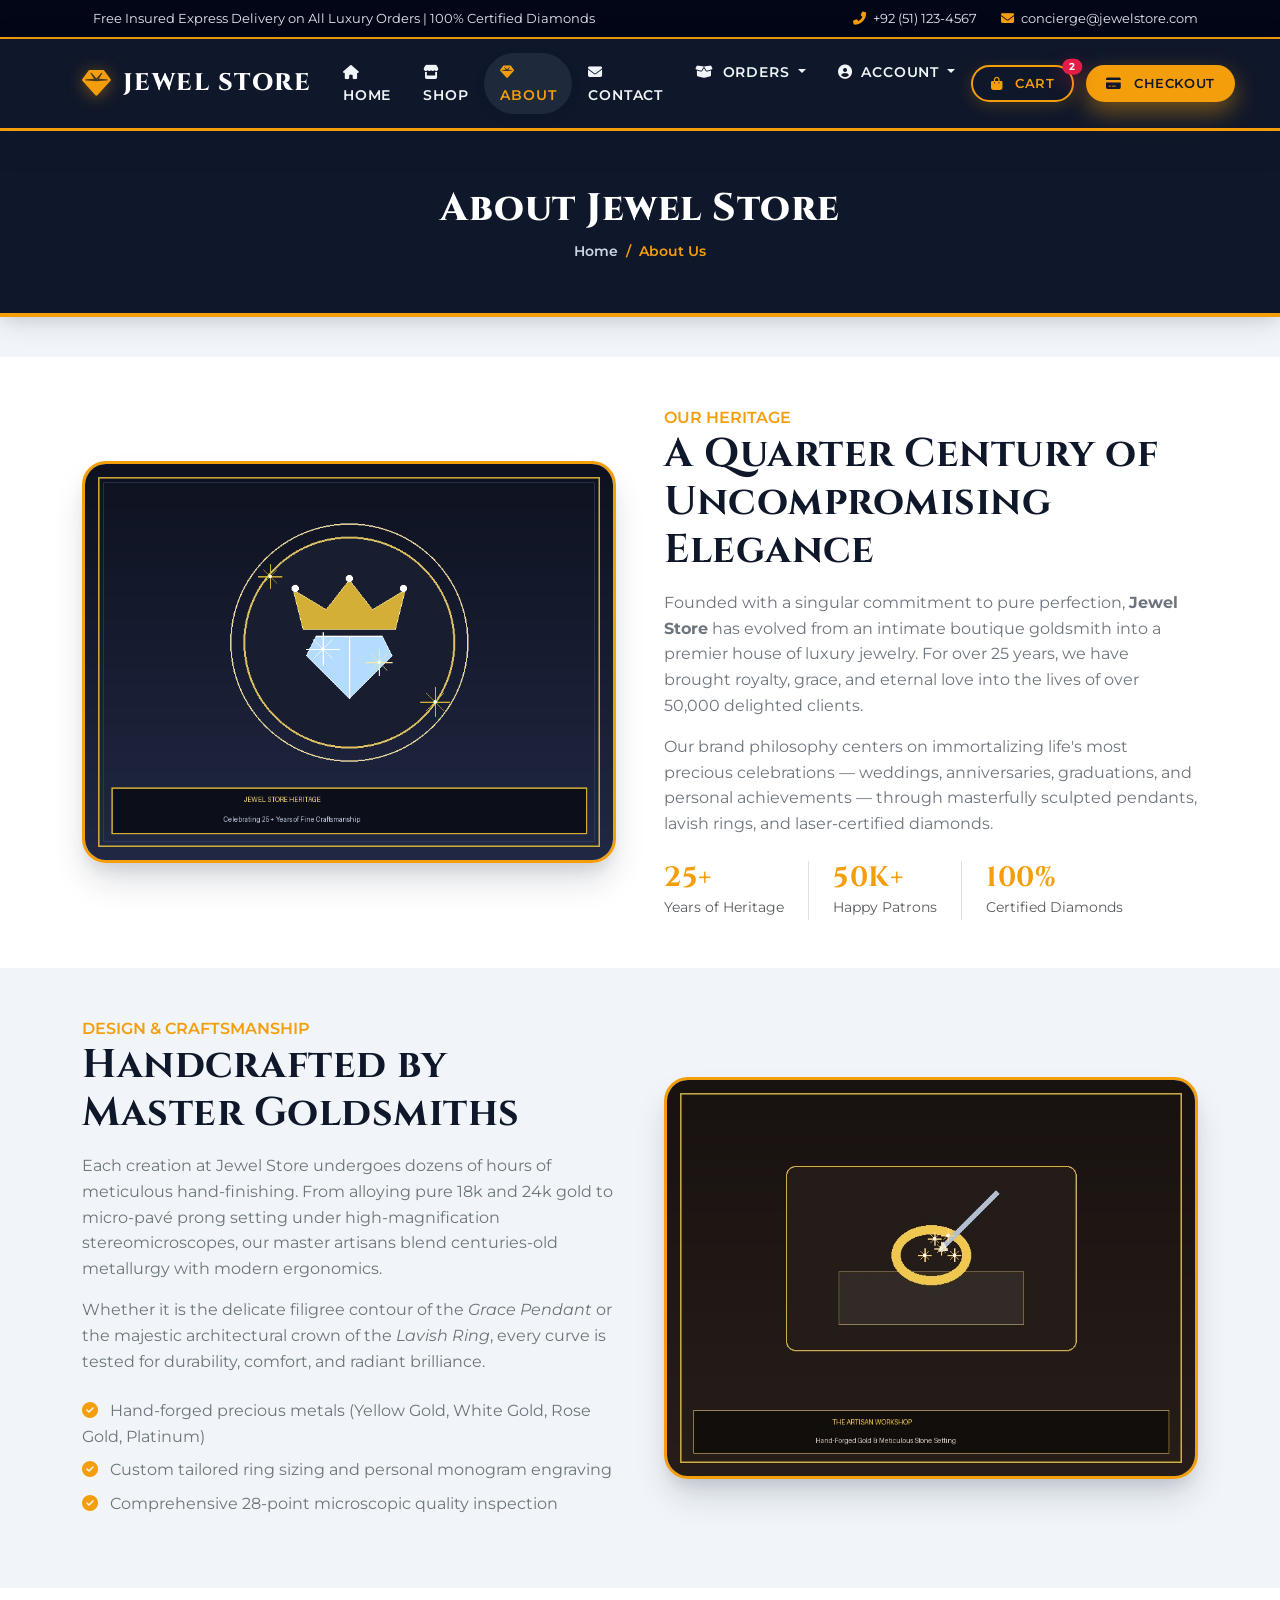
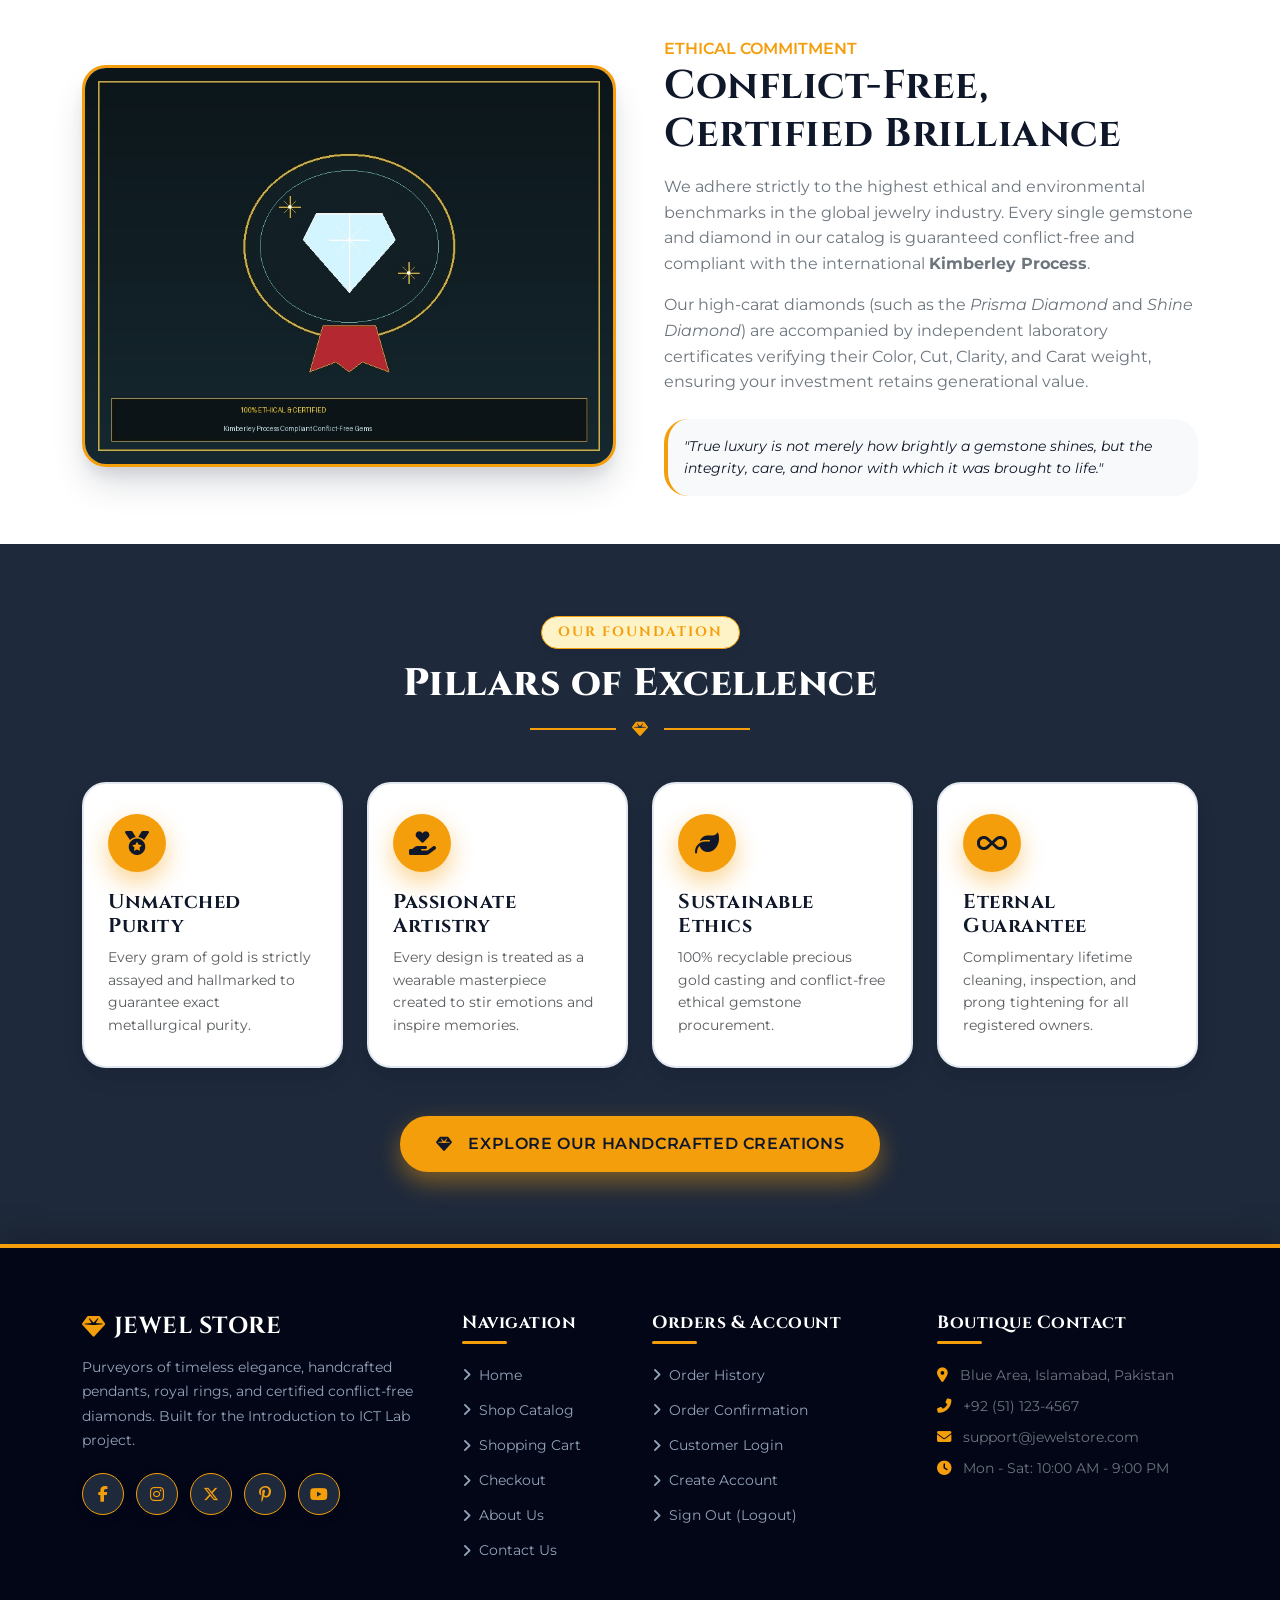
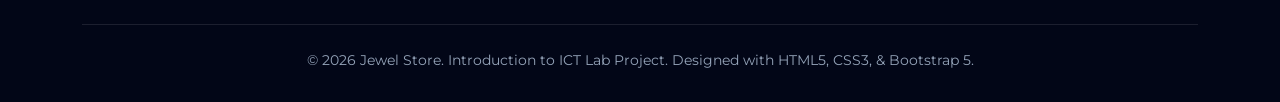
<file: about.html>
<!DOCTYPE html>
<html lang="en">
<head>
  <meta charset="UTF-8">
  <meta name="viewport" content="width=device-width, initial-scale=1.0">
  <title>About Us — The Jewel Store Legacy</title>
  <!-- Bootstrap 5 CSS CDN -->
  <link href="https://cdn.jsdelivr.net/npm/bootstrap@5.3.3/dist/css/bootstrap.min.css" rel="stylesheet">
  <!-- Font Awesome Icons CDN -->
  <link href="https://cdnjs.cloudflare.com/ajax/libs/font-awesome/6.5.1/css/all.min.css" rel="stylesheet">
  <!-- Custom Stylesheet -->
  <link rel="stylesheet" href="style.css">
</head>
<body>

  <!-- Top Notification Bar -->
  <div class="top-notice-bar d-none d-md-block">
    <div class="container d-flex justify-content-between align-items-center">
      <div>
        <i class="fas fa-sparkles text-gold me-2"></i>
        <span>Free Insured Express Delivery on All Luxury Orders | 100% Certified Diamonds</span>
      </div>
      <div class="d-flex gap-4">
        <span><i class="fas fa-phone-alt text-gold me-1"></i> +92 (51) 123-4567</span>
        <span><i class="fas fa-envelope text-gold me-1"></i> concierge@jewelstore.com</span>
      </div>
    </div>
  </div>

  <!-- Main Navigation Bar -->
  <nav class="navbar navbar-expand-lg navbar-dark navbar-jewel">
    <div class="container">
      <a class="navbar-brand" href="index.html">
        <i class="fas fa-gem gem-icon"></i>
        <span>JEWEL STORE</span>
      </a>

      <button class="navbar-toggler border-gold" type="button" data-bs-toggle="collapse" data-bs-target="#jewelNavbar" aria-controls="jewelNavbar" aria-expanded="false" aria-label="Toggle navigation">
        <span class="navbar-toggler-icon"></span>
      </button>

      <div class="collapse navbar-collapse" id="jewelNavbar">
        <ul class="navbar-nav mx-auto mb-2 mb-lg-0">
          <li class="nav-item">
            <a class="nav-link" href="index.html"><i class="fas fa-home me-1"></i> Home</a>
          </li>
          <li class="nav-item">
            <a class="nav-link" href="shop.html"><i class="fas fa-store me-1"></i> Shop</a>
          </li>
          <li class="nav-item">
            <a class="nav-link active" href="about.html"><i class="fas fa-gem me-1"></i> About</a>
          </li>
          <li class="nav-item">
            <a class="nav-link" href="contact.html"><i class="fas fa-envelope me-1"></i> Contact</a>
          </li>
          <!-- Orders Menu -->
          <li class="nav-item dropdown">
            <a class="nav-link dropdown-toggle" href="#" id="ordersDropdown" role="button" data-bs-toggle="dropdown" aria-expanded="false">
              <i class="fas fa-box-open me-1"></i> Orders
            </a>
            <ul class="dropdown-menu" aria-labelledby="ordersDropdown">
              <li><a class="dropdown-item" href="order-history.html"><i class="fas fa-history text-gold me-2"></i> Order History</a></li>
              <li><a class="dropdown-item" href="order-confirmation.html"><i class="fas fa-file-invoice text-gold me-2"></i> Order Confirmation</a></li>
            </ul>
          </li>
          <!-- Account Menu -->
          <li class="nav-item dropdown">
            <a class="nav-link dropdown-toggle" href="#" id="accountDropdown" role="button" data-bs-toggle="dropdown" aria-expanded="false">
              <i class="fas fa-user-circle me-1"></i> Account
            </a>
            <ul class="dropdown-menu" aria-labelledby="accountDropdown">
              <li><a class="dropdown-item" href="login.html"><i class="fas fa-sign-in-alt text-gold me-2"></i> Login</a></li>
              <li><a class="dropdown-item" href="register.html"><i class="fas fa-user-plus text-gold me-2"></i> Register</a></li>
              <li><hr class="dropdown-divider"></li>
              <li><a class="dropdown-item text-danger" href="login.html"><i class="fas fa-sign-out-alt me-2"></i> Logout</a></li>
            </ul>
          </li>
        </ul>

        <!-- Right Quick Actions -->
        <div class="nav-actions-wrapper">
          <a href="cart.html" class="btn btn-outline-gold position-relative btn-sm" title="Shopping Cart">
            <i class="fas fa-shopping-bag me-1"></i> Cart
            <span class="position-absolute top-0 start-100 translate-middle badge rounded-pill bg-danger">2</span>
          </a>
          <a href="checkout.html" class="btn btn-gold btn-sm d-none d-sm-inline-flex">
            <i class="fas fa-credit-card me-1"></i> Checkout
          </a>
        </div>
      </div>
    </div>
  </nav>

  <!-- Page Title Banner -->
  <div class="page-title-banner">
    <div class="container text-center">
      <h1>About Jewel Store</h1>
      <nav aria-label="breadcrumb">
        <ol class="breadcrumb justify-content-center">
          <li class="breadcrumb-item"><a href="index.html">Home</a></li>
          <li class="breadcrumb-item active" aria-current="page">About Us</li>
        </ol>
      </nav>
    </div>
  </div>

  <!-- About Story Section 1: Main Heritage (about pic.png) -->
  <section class="py-5 bg-white">
    <div class="container">
      <div class="row align-items-center g-5">
        <div class="col-lg-6">
          <div class="about-hero-img-box">
            <img src="about pic.png" alt="Jewel Store Heritage Showcase">
          </div>
        </div>
        <div class="col-lg-6">
          <span class="sub-title text-gold text-uppercase fw-semibold tracking-wider">Our Heritage</span>
          <h2 class="display-6 fw-bold text-navy-dark mb-3">A Quarter Century of Uncompromising Elegance</h2>
          <p class="text-secondary mb-3">
            Founded with a singular commitment to pure perfection, <strong>Jewel Store</strong> has evolved from an intimate boutique goldsmith into a premier house of luxury jewelry. For over 25 years, we have brought royalty, grace, and eternal love into the lives of over 50,000 delighted clients.
          </p>
          <p class="text-secondary mb-4">
            Our brand philosophy centers on immortalizing life's most precious celebrations — weddings, anniversaries, graduations, and personal achievements — through masterfully sculpted pendants, lavish rings, and laser-certified diamonds.
          </p>
          <div class="d-flex gap-4">
            <div>
              <h3 class="fw-bold text-gold mb-0">25+</h3>
              <small class="text-muted">Years of Heritage</small>
            </div>
            <div class="border-start ps-4">
              <h3 class="fw-bold text-gold mb-0">50K+</h3>
              <small class="text-muted">Happy Patrons</small>
            </div>
            <div class="border-start ps-4">
              <h3 class="fw-bold text-gold mb-0">100%</h3>
              <small class="text-muted">Certified Diamonds</small>
            </div>
          </div>
        </div>
      </div>
    </div>
  </section>

  <!-- About Story Section 2: Artisan Workshop (about pic1.jpeg) -->
  <section class="py-5 bg-cream">
    <div class="container">
      <div class="row align-items-center g-5 flex-lg-row-reverse">
        <div class="col-lg-6">
          <div class="about-hero-img-box">
            <img src="about pic1.jpeg" alt="Artisan Workshop and Precision Craftsmanship">
          </div>
        </div>
        <div class="col-lg-6">
          <span class="sub-title text-gold text-uppercase fw-semibold tracking-wider">Design &amp; Craftsmanship</span>
          <h2 class="display-6 fw-bold text-navy-dark mb-3">Handcrafted by Master Goldsmiths</h2>
          <p class="text-secondary mb-3">
            Each creation at Jewel Store undergoes dozens of hours of meticulous hand-finishing. From alloying pure 18k and 24k gold to micro-pavé prong setting under high-magnification stereomicroscopes, our master artisans blend centuries-old metallurgy with modern ergonomics.
          </p>
          <p class="text-secondary mb-4">
            Whether it is the delicate filigree contour of the <em>Grace Pendant</em> or the majestic architectural crown of the <em>Lavish Ring</em>, every curve is tested for durability, comfort, and radiant brilliance.
          </p>
          <ul class="list-unstyled text-secondary mb-4">
            <li class="mb-2"><i class="fas fa-check-circle text-gold me-2"></i> Hand-forged precious metals (Yellow Gold, White Gold, Rose Gold, Platinum)</li>
            <li class="mb-2"><i class="fas fa-check-circle text-gold me-2"></i> Custom tailored ring sizing and personal monogram engraving</li>
            <li class="mb-2"><i class="fas fa-check-circle text-gold me-2"></i> Comprehensive 28-point microscopic quality inspection</li>
          </ul>
        </div>
      </div>
    </div>
  </section>

  <!-- About Story Section 3: Ethical Sourcing & Values (about pic2.jpeg) -->
  <section class="py-5 bg-white">
    <div class="container">
      <div class="row align-items-center g-5">
        <div class="col-lg-6">
          <div class="about-hero-img-box">
            <img src="about pic2.jpeg" alt="Ethical Sourcing & Certified Brilliance">
          </div>
        </div>
        <div class="col-lg-6">
          <span class="sub-title text-gold text-uppercase fw-semibold tracking-wider">Ethical Commitment</span>
          <h2 class="display-6 fw-bold text-navy-dark mb-3">Conflict-Free, Certified Brilliance</h2>
          <p class="text-secondary mb-3">
            We adhere strictly to the highest ethical and environmental benchmarks in the global jewelry industry. Every single gemstone and diamond in our catalog is guaranteed conflict-free and compliant with the international <strong>Kimberley Process</strong>.
          </p>
          <p class="text-secondary mb-4">
            Our high-carat diamonds (such as the <em>Prisma Diamond</em> and <em>Shine Diamond</em>) are accompanied by independent laboratory certificates verifying their Color, Cut, Clarity, and Carat weight, ensuring your investment retains generational value.
          </p>
          <div class="p-3 bg-light rounded-3 border-start border-4 border-gold">
            <p class="mb-0 small fst-italic text-navy-dark">
              "True luxury is not merely how brightly a gemstone shines, but the integrity, care, and honor with which it was brought to life."
            </p>
          </div>
        </div>
      </div>
    </div>
  </section>

  <!-- Core Values Grid -->
  <section class="py-5 bg-navy-secondary text-white">
    <div class="container py-4">
      <div class="section-header">
        <span class="sub-title text-gold">Our Foundation</span>
        <h2 class="main-title text-white">Pillars of Excellence</h2>
        <div class="divider-gem"><i class="fas fa-gem"></i></div>
      </div>

      <div class="row g-4">
        <div class="col-md-6 col-lg-3">
          <div class="about-feature-card">
            <div class="about-feature-icon"><i class="fas fa-medal"></i></div>
            <h5 class="fw-bold text-navy-dark mb-2">Unmatched Purity</h5>
            <p class="text-muted small mb-0">Every gram of gold is strictly assayed and hallmarked to guarantee exact metallurgical purity.</p>
          </div>
        </div>
        <div class="col-md-6 col-lg-3">
          <div class="about-feature-card">
            <div class="about-feature-icon"><i class="fas fa-hand-holding-heart"></i></div>
            <h5 class="fw-bold text-navy-dark mb-2">Passionate Artistry</h5>
            <p class="text-muted small mb-0">Every design is treated as a wearable masterpiece created to stir emotions and inspire memories.</p>
          </div>
        </div>
        <div class="col-md-6 col-lg-3">
          <div class="about-feature-card">
            <div class="about-feature-icon"><i class="fas fa-leaf"></i></div>
            <h5 class="fw-bold text-navy-dark mb-2">Sustainable Ethics</h5>
            <p class="text-muted small mb-0">100% recyclable precious gold casting and conflict-free ethical gemstone procurement.</p>
          </div>
        </div>
        <div class="col-md-6 col-lg-3">
          <div class="about-feature-card">
            <div class="about-feature-icon"><i class="fas fa-infinity"></i></div>
            <h5 class="fw-bold text-navy-dark mb-2">Eternal Guarantee</h5>
            <p class="text-muted small mb-0">Complimentary lifetime cleaning, inspection, and prong tightening for all registered owners.</p>
          </div>
        </div>
      </div>

      <div class="text-center mt-5">
        <a href="shop.html" class="btn btn-gold btn-lg">
          <i class="fas fa-gem me-2"></i> Explore Our Handcrafted Creations
        </a>
      </div>
    </div>
  </section>

  <!-- Main Footer -->
  <footer class="footer-jewel">
    <div class="container">
      <div class="row g-4">
        <!-- Brand Info -->
        <div class="col-lg-4 col-md-6 footer-brand">
          <h4 class="d-flex align-items-center text-white">
            <i class="fas fa-gem text-gold me-2"></i> JEWEL STORE
          </h4>
          <p>
            Purveyors of timeless elegance, handcrafted pendants, royal rings, and certified conflict-free diamonds. Built for the Introduction to ICT Lab project.
          </p>
          <div class="social-links-list">
            <a href="#" class="social-icon-btn" title="Facebook"><i class="fab fa-facebook-f"></i></a>
            <a href="#" class="social-icon-btn" title="Instagram"><i class="fab fa-instagram"></i></a>
            <a href="#" class="social-icon-btn" title="Twitter"><i class="fab fa-x-twitter"></i></a>
            <a href="#" class="social-icon-btn" title="Pinterest"><i class="fab fa-pinterest-p"></i></a>
            <a href="#" class="social-icon-btn" title="YouTube"><i class="fab fa-youtube"></i></a>
          </div>
        </div>

        <!-- Quick Links -->
        <div class="col-lg-2 col-md-6 footer-widget">
          <h5>Navigation</h5>
          <ul class="footer-links">
            <li><a href="index.html"><i class="fas fa-angle-right"></i> Home</a></li>
            <li><a href="shop.html"><i class="fas fa-angle-right"></i> Shop Catalog</a></li>
            <li><a href="cart.html"><i class="fas fa-angle-right"></i> Shopping Cart</a></li>
            <li><a href="checkout.html"><i class="fas fa-angle-right"></i> Checkout</a></li>
            <li><a href="about.html"><i class="fas fa-angle-right"></i> About Us</a></li>
            <li><a href="contact.html"><i class="fas fa-angle-right"></i> Contact Us</a></li>
          </ul>
        </div>

        <!-- Orders & Account -->
        <div class="col-lg-3 col-md-6 footer-widget">
          <h5>Orders &amp; Account</h5>
          <ul class="footer-links">
            <li><a href="order-history.html"><i class="fas fa-angle-right"></i> Order History</a></li>
            <li><a href="order-confirmation.html"><i class="fas fa-angle-right"></i> Order Confirmation</a></li>
            <li><a href="login.html"><i class="fas fa-angle-right"></i> Customer Login</a></li>
            <li><a href="register.html"><i class="fas fa-angle-right"></i> Create Account</a></li>
            <li><a href="login.html"><i class="fas fa-angle-right"></i> Sign Out (Logout)</a></li>
          </ul>
        </div>

        <!-- Contact & Hours -->
        <div class="col-lg-3 col-md-6 footer-widget">
          <h5>Boutique Contact</h5>
          <p class="mb-2 text-secondary"><i class="fas fa-map-marker-alt text-gold me-2"></i> Blue Area, Islamabad, Pakistan</p>
          <p class="mb-2 text-secondary"><i class="fas fa-phone-alt text-gold me-2"></i> +92 (51) 123-4567</p>
          <p class="mb-2 text-secondary"><i class="fas fa-envelope text-gold me-2"></i> support@jewelstore.com</p>
          <p class="text-secondary"><i class="fas fa-clock text-gold me-2"></i> Mon - Sat: 10:00 AM - 9:00 PM</p>
        </div>
      </div>

      <div class="footer-bottom">
        <p class="mb-0">
          &copy; 2026 Jewel Store. Introduction to ICT Lab Project. Designed with HTML5, CSS3, &amp; Bootstrap 5.
        </p>
      </div>
    </div>
  </footer>

  <!-- Bootstrap 5 JS Bundle CDN -->
  <script src="https://cdn.jsdelivr.net/npm/bootstrap@5.3.3/dist/js/bootstrap.bundle.min.js"></script>
</body>
</html>
</file>
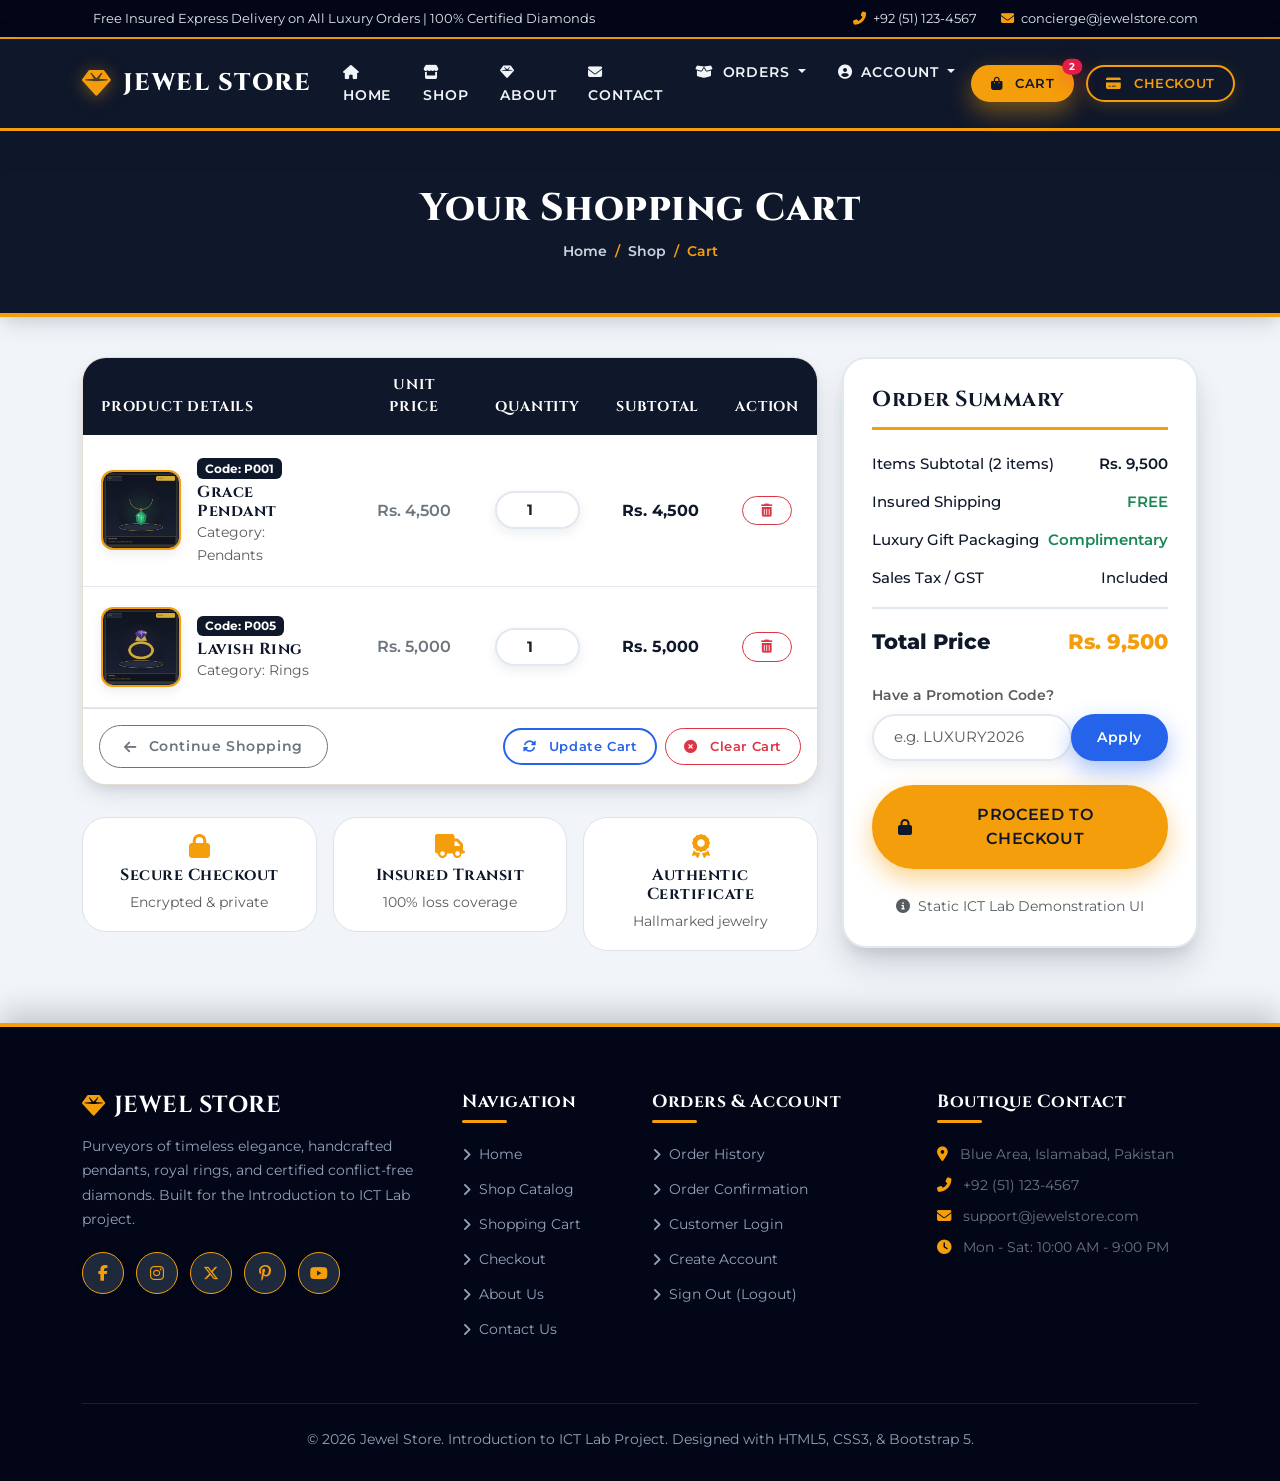
<file: cart.html>
<!DOCTYPE html>
<html lang="en">
<head>
  <meta charset="UTF-8">
  <meta name="viewport" content="width=device-width, initial-scale=1.0">
  <title>Shopping Cart — Jewel Store</title>
  <!-- Bootstrap 5 CSS CDN -->
  <link href="https://cdn.jsdelivr.net/npm/bootstrap@5.3.3/dist/css/bootstrap.min.css" rel="stylesheet">
  <!-- Font Awesome Icons CDN -->
  <link href="https://cdnjs.cloudflare.com/ajax/libs/font-awesome/6.5.1/css/all.min.css" rel="stylesheet">
  <!-- Custom Stylesheet -->
  <link rel="stylesheet" href="style.css">
</head>
<body>

  <!-- Top Notification Bar -->
  <div class="top-notice-bar d-none d-md-block">
    <div class="container d-flex justify-content-between align-items-center">
      <div>
        <i class="fas fa-sparkles text-gold me-2"></i>
        <span>Free Insured Express Delivery on All Luxury Orders | 100% Certified Diamonds</span>
      </div>
      <div class="d-flex gap-4">
        <span><i class="fas fa-phone-alt text-gold me-1"></i> +92 (51) 123-4567</span>
        <span><i class="fas fa-envelope text-gold me-1"></i> concierge@jewelstore.com</span>
      </div>
    </div>
  </div>

  <!-- Main Navigation Bar -->
  <nav class="navbar navbar-expand-lg navbar-dark navbar-jewel">
    <div class="container">
      <a class="navbar-brand" href="index.html">
        <i class="fas fa-gem gem-icon"></i>
        <span>JEWEL STORE</span>
      </a>

      <button class="navbar-toggler border-gold" type="button" data-bs-toggle="collapse" data-bs-target="#jewelNavbar" aria-controls="jewelNavbar" aria-expanded="false" aria-label="Toggle navigation">
        <span class="navbar-toggler-icon"></span>
      </button>

      <div class="collapse navbar-collapse" id="jewelNavbar">
        <ul class="navbar-nav mx-auto mb-2 mb-lg-0">
          <li class="nav-item">
            <a class="nav-link" href="index.html"><i class="fas fa-home me-1"></i> Home</a>
          </li>
          <li class="nav-item">
            <a class="nav-link" href="shop.html"><i class="fas fa-store me-1"></i> Shop</a>
          </li>
          <li class="nav-item">
            <a class="nav-link" href="about.html"><i class="fas fa-gem me-1"></i> About</a>
          </li>
          <li class="nav-item">
            <a class="nav-link" href="contact.html"><i class="fas fa-envelope me-1"></i> Contact</a>
          </li>
          <!-- Orders Menu -->
          <li class="nav-item dropdown">
            <a class="nav-link dropdown-toggle" href="#" id="ordersDropdown" role="button" data-bs-toggle="dropdown" aria-expanded="false">
              <i class="fas fa-box-open me-1"></i> Orders
            </a>
            <ul class="dropdown-menu" aria-labelledby="ordersDropdown">
              <li><a class="dropdown-item" href="order-history.html"><i class="fas fa-history text-gold me-2"></i> Order History</a></li>
              <li><a class="dropdown-item" href="order-confirmation.html"><i class="fas fa-file-invoice text-gold me-2"></i> Order Confirmation</a></li>
            </ul>
          </li>
          <!-- Account Menu -->
          <li class="nav-item dropdown">
            <a class="nav-link dropdown-toggle" href="#" id="accountDropdown" role="button" data-bs-toggle="dropdown" aria-expanded="false">
              <i class="fas fa-user-circle me-1"></i> Account
            </a>
            <ul class="dropdown-menu" aria-labelledby="accountDropdown">
              <li><a class="dropdown-item" href="login.html"><i class="fas fa-sign-in-alt text-gold me-2"></i> Login</a></li>
              <li><a class="dropdown-item" href="register.html"><i class="fas fa-user-plus text-gold me-2"></i> Register</a></li>
              <li><hr class="dropdown-divider"></li>
              <li><a class="dropdown-item text-danger" href="login.html"><i class="fas fa-sign-out-alt me-2"></i> Logout</a></li>
            </ul>
          </li>
        </ul>

        <!-- Right Quick Actions -->
        <div class="nav-actions-wrapper">
          <a href="cart.html" class="btn btn-gold position-relative btn-sm" title="Shopping Cart">
            <i class="fas fa-shopping-bag me-1"></i> Cart
            <span class="position-absolute top-0 start-100 translate-middle badge rounded-pill bg-danger">2</span>
          </a>
          <a href="checkout.html" class="btn btn-outline-gold btn-sm d-none d-sm-inline-flex">
            <i class="fas fa-credit-card me-1"></i> Checkout
          </a>
        </div>
      </div>
    </div>
  </nav>

  <!-- Page Title Banner -->
  <div class="page-title-banner">
    <div class="container text-center">
      <h1>Your Shopping Cart</h1>
      <nav aria-label="breadcrumb">
        <ol class="breadcrumb justify-content-center">
          <li class="breadcrumb-item"><a href="index.html">Home</a></li>
          <li class="breadcrumb-item"><a href="shop.html">Shop</a></li>
          <li class="breadcrumb-item active" aria-current="page">Cart</li>
        </ol>
      </nav>
    </div>
  </div>

  <!-- Shopping Cart Content -->
  <main class="container mb-5 pb-4">
    <div class="row g-4">
      
      <!-- Cart Table Section (Left Column) -->
      <div class="col-lg-8">
        <div class="card border-0 shadow-sm rounded-3 overflow-hidden" style="border: 1px solid #e5ded0 !important;">
          <div class="table-responsive">
            <table class="table cart-table align-middle mb-0">
              <thead>
                <tr>
                  <th scope="col" style="min-width: 220px;">Product Details</th>
                  <th scope="col" class="text-center">Unit Price</th>
                  <th scope="col" class="text-center">Quantity</th>
                  <th scope="col" class="text-end">Subtotal</th>
                  <th scope="col" class="text-center">Action</th>
                </tr>
              </thead>
              <tbody>
                <!-- Sample Cart Item 1: Grace Pendant -->
                <tr>
                  <td>
                    <div class="d-flex align-items-center gap-3">
                      <img src="pendant 1.jpg" alt="Grace Pendant" class="cart-product-thumb">
                      <div>
                        <span class="badge bg-navy-dark text-gold mb-1">Code: P001</span>
                        <h6 class="mb-0 fw-bold text-navy-dark">Grace Pendant</h6>
                        <small class="text-muted d-block">Category: Pendants</small>
                      </div>
                    </div>
                  </td>
                  <td class="text-center fw-semibold text-secondary">
                    Rs. 4,500
                  </td>
                  <td class="text-center">
                    <input type="number" class="form-control cart-qty-input mx-auto" value="1" min="1" max="10" readonly>
                  </td>
                  <td class="text-end fw-bold text-navy-dark fs-6">
                    Rs. 4,500
                  </td>
                  <td class="text-center">
                    <button class="btn btn-outline-danger btn-sm rounded-circle" type="button" title="Remove Item">
                      <i class="fas fa-trash-alt"></i>
                    </button>
                  </td>
                </tr>

                <!-- Sample Cart Item 2: Lavish Ring -->
                <tr>
                  <td>
                    <div class="d-flex align-items-center gap-3">
                      <img src="ring 2.jpg" alt="Lavish Ring" class="cart-product-thumb">
                      <div>
                        <span class="badge bg-navy-dark text-gold mb-1">Code: P005</span>
                        <h6 class="mb-0 fw-bold text-navy-dark">Lavish Ring</h6>
                        <small class="text-muted d-block">Category: Rings</small>
                      </div>
                    </div>
                  </td>
                  <td class="text-center fw-semibold text-secondary">
                    Rs. 5,000
                  </td>
                  <td class="text-center">
                    <input type="number" class="form-control cart-qty-input mx-auto" value="1" min="1" max="10" readonly>
                  </td>
                  <td class="text-end fw-bold text-navy-dark fs-6">
                    Rs. 5,000
                  </td>
                  <td class="text-center">
                    <button class="btn btn-outline-danger btn-sm rounded-circle" type="button" title="Remove Item">
                      <i class="fas fa-trash-alt"></i>
                    </button>
                  </td>
                </tr>
              </tbody>
            </table>
          </div>

          <!-- Cart Bottom Controls -->
          <div class="card-footer bg-white p-3 d-flex flex-wrap justify-content-between align-items-center gap-2 border-top">
            <a href="shop.html" class="btn btn-outline-secondary">
              <i class="fas fa-arrow-left me-1"></i> Continue Shopping
            </a>
            <div class="d-flex gap-2">
              <button class="btn btn-outline-navy btn-sm" type="button">
                <i class="fas fa-sync-alt me-1"></i> Update Cart
              </button>
              <button class="btn btn-outline-danger btn-sm" type="button">
                <i class="fas fa-times-circle me-1"></i> Clear Cart
              </button>
            </div>
          </div>
        </div>

        <!-- Trust Badges Under Cart -->
        <div class="row g-3 mt-3">
          <div class="col-md-4">
            <div class="p-3 bg-white rounded-3 border text-center">
              <i class="fas fa-lock text-gold fs-4 mb-2"></i>
              <h6 class="mb-1 fw-bold">Secure Checkout</h6>
              <small class="text-muted">Encrypted &amp; private</small>
            </div>
          </div>
          <div class="col-md-4">
            <div class="p-3 bg-white rounded-3 border text-center">
              <i class="fas fa-truck text-gold fs-4 mb-2"></i>
              <h6 class="mb-1 fw-bold">Insured Transit</h6>
              <small class="text-muted">100% loss coverage</small>
            </div>
          </div>
          <div class="col-md-4">
            <div class="p-3 bg-white rounded-3 border text-center">
              <i class="fas fa-award text-gold fs-4 mb-2"></i>
              <h6 class="mb-1 fw-bold">Authentic Certificate</h6>
              <small class="text-muted">Hallmarked jewelry</small>
            </div>
          </div>
        </div>
      </div>

      <!-- Order Summary Card (Right Column) -->
      <div class="col-lg-4">
        <div class="order-summary-card">
          <h4>Order Summary</h4>
          
          <div class="summary-row">
            <span>Items Subtotal (2 items)</span>
            <span class="fw-semibold">Rs. 9,500</span>
          </div>

          <div class="summary-row">
            <span>Insured Shipping</span>
            <span class="text-success fw-semibold">FREE</span>
          </div>

          <div class="summary-row">
            <span>Luxury Gift Packaging</span>
            <span class="text-success fw-semibold">Complimentary</span>
          </div>

          <div class="summary-row">
            <span>Sales Tax / GST</span>
            <span>Included</span>
          </div>

          <div class="summary-row total-row">
            <span>Total Price</span>
            <span class="text-gold">Rs. 9,500</span>
          </div>

          <!-- Static Voucher Code Input -->
          <div class="mt-4 mb-4">
            <label class="form-label small text-muted fw-semibold">Have a Promotion Code?</label>
            <div class="input-group">
              <input type="text" class="form-control" placeholder="e.g. LUXURY2026">
              <button class="btn btn-navy" type="button">Apply</button>
            </div>
          </div>

          <!-- Proceed to Checkout Link -->
          <a href="checkout.html" class="btn btn-gold w-100 py-3 mb-2 fs-6">
            <i class="fas fa-lock me-2"></i> Proceed to Checkout
          </a>

          <div class="text-center mt-3">
            <small class="text-muted">
              <i class="fas fa-info-circle me-1"></i> Static ICT Lab Demonstration UI
            </small>
          </div>
        </div>
      </div>

    </div>
  </main>

  <!-- Main Footer -->
  <footer class="footer-jewel">
    <div class="container">
      <div class="row g-4">
        <!-- Brand Info -->
        <div class="col-lg-4 col-md-6 footer-brand">
          <h4 class="d-flex align-items-center text-white">
            <i class="fas fa-gem text-gold me-2"></i> JEWEL STORE
          </h4>
          <p>
            Purveyors of timeless elegance, handcrafted pendants, royal rings, and certified conflict-free diamonds. Built for the Introduction to ICT Lab project.
          </p>
          <div class="social-links-list">
            <a href="#" class="social-icon-btn" title="Facebook"><i class="fab fa-facebook-f"></i></a>
            <a href="#" class="social-icon-btn" title="Instagram"><i class="fab fa-instagram"></i></a>
            <a href="#" class="social-icon-btn" title="Twitter"><i class="fab fa-x-twitter"></i></a>
            <a href="#" class="social-icon-btn" title="Pinterest"><i class="fab fa-pinterest-p"></i></a>
            <a href="#" class="social-icon-btn" title="YouTube"><i class="fab fa-youtube"></i></a>
          </div>
        </div>

        <!-- Quick Links -->
        <div class="col-lg-2 col-md-6 footer-widget">
          <h5>Navigation</h5>
          <ul class="footer-links">
            <li><a href="index.html"><i class="fas fa-angle-right"></i> Home</a></li>
            <li><a href="shop.html"><i class="fas fa-angle-right"></i> Shop Catalog</a></li>
            <li><a href="cart.html"><i class="fas fa-angle-right"></i> Shopping Cart</a></li>
            <li><a href="checkout.html"><i class="fas fa-angle-right"></i> Checkout</a></li>
            <li><a href="about.html"><i class="fas fa-angle-right"></i> About Us</a></li>
            <li><a href="contact.html"><i class="fas fa-angle-right"></i> Contact Us</a></li>
          </ul>
        </div>

        <!-- Orders & Account -->
        <div class="col-lg-3 col-md-6 footer-widget">
          <h5>Orders &amp; Account</h5>
          <ul class="footer-links">
            <li><a href="order-history.html"><i class="fas fa-angle-right"></i> Order History</a></li>
            <li><a href="order-confirmation.html"><i class="fas fa-angle-right"></i> Order Confirmation</a></li>
            <li><a href="login.html"><i class="fas fa-angle-right"></i> Customer Login</a></li>
            <li><a href="register.html"><i class="fas fa-angle-right"></i> Create Account</a></li>
            <li><a href="login.html"><i class="fas fa-angle-right"></i> Sign Out (Logout)</a></li>
          </ul>
        </div>

        <!-- Contact & Hours -->
        <div class="col-lg-3 col-md-6 footer-widget">
          <h5>Boutique Contact</h5>
          <p class="mb-2 text-secondary"><i class="fas fa-map-marker-alt text-gold me-2"></i> Blue Area, Islamabad, Pakistan</p>
          <p class="mb-2 text-secondary"><i class="fas fa-phone-alt text-gold me-2"></i> +92 (51) 123-4567</p>
          <p class="mb-2 text-secondary"><i class="fas fa-envelope text-gold me-2"></i> support@jewelstore.com</p>
          <p class="text-secondary"><i class="fas fa-clock text-gold me-2"></i> Mon - Sat: 10:00 AM - 9:00 PM</p>
        </div>
      </div>

      <div class="footer-bottom">
        <p class="mb-0">
          &copy; 2026 Jewel Store. Introduction to ICT Lab Project. Designed with HTML5, CSS3, &amp; Bootstrap 5.
        </p>
      </div>
    </div>
  </footer>

  <!-- Bootstrap 5 JS Bundle CDN -->
  <script src="https://cdn.jsdelivr.net/npm/bootstrap@5.3.3/dist/js/bootstrap.bundle.min.js"></script>
</body>
</html>
</file>
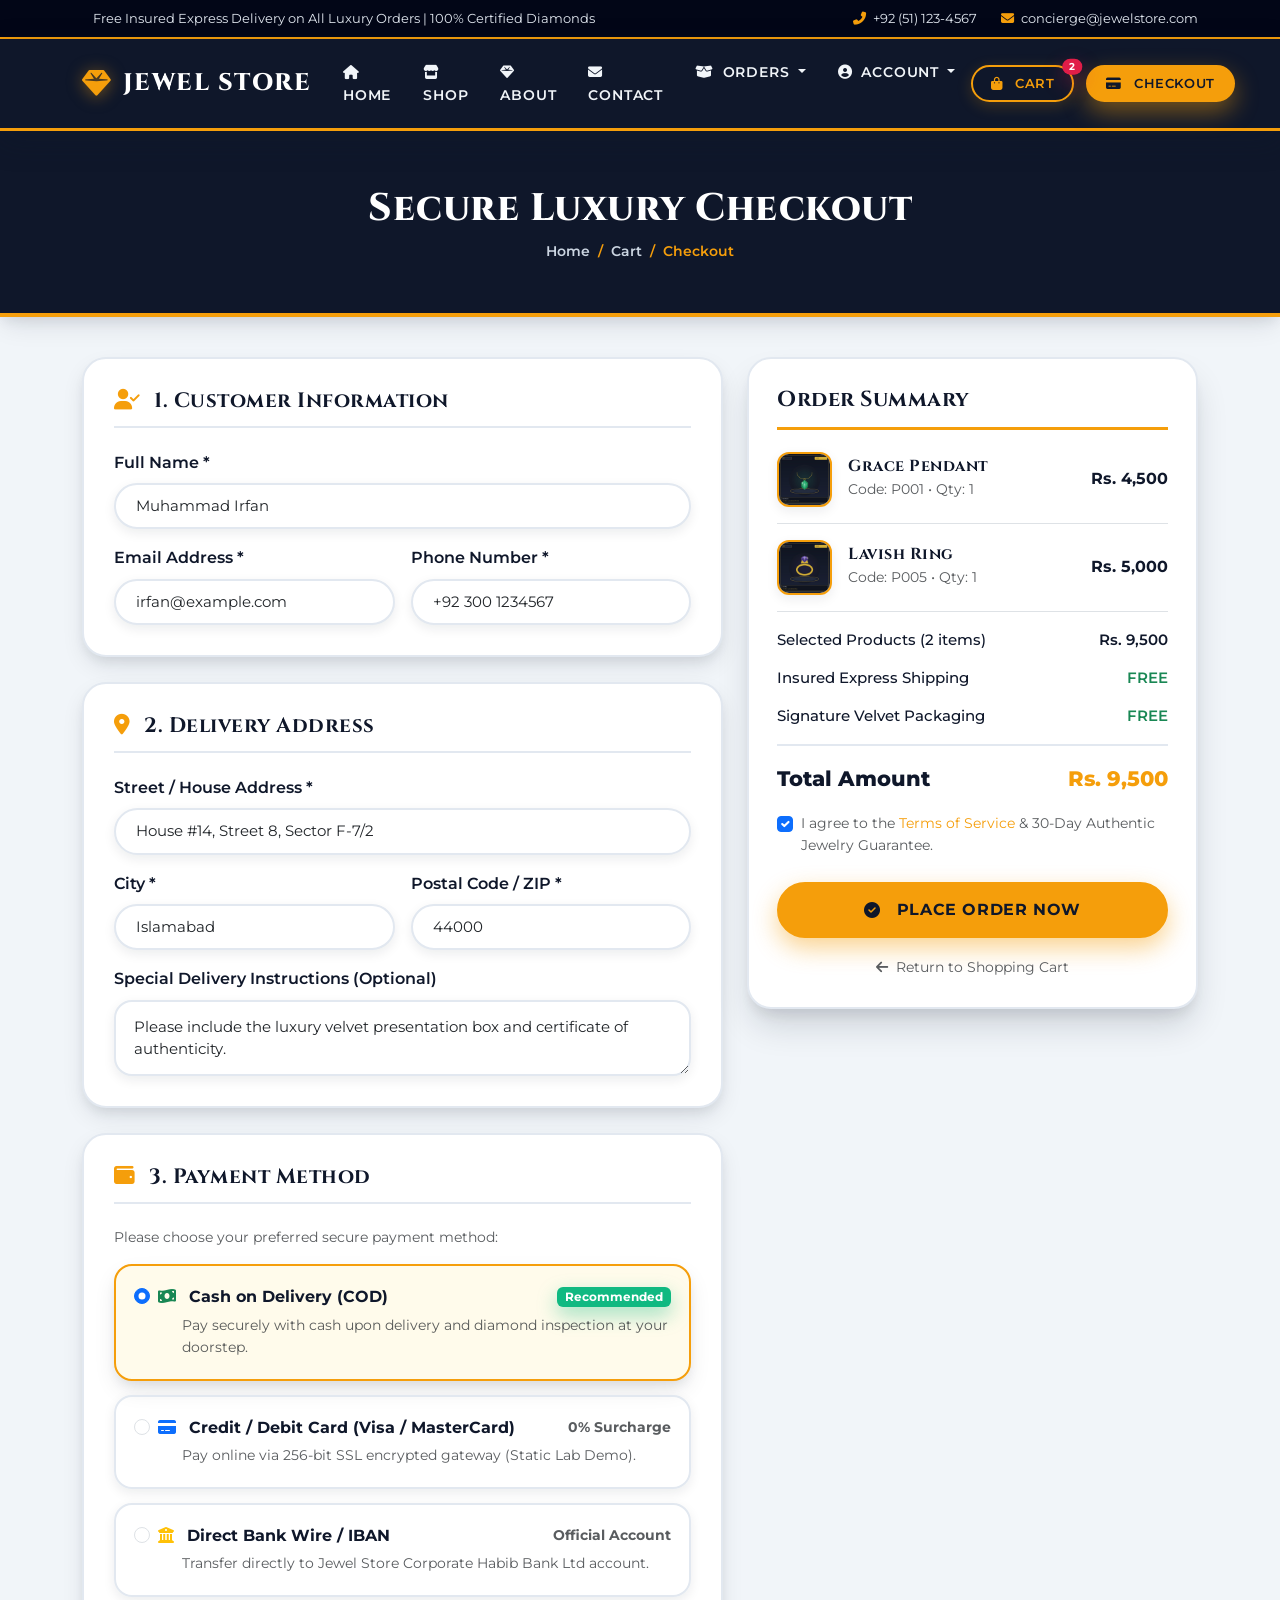
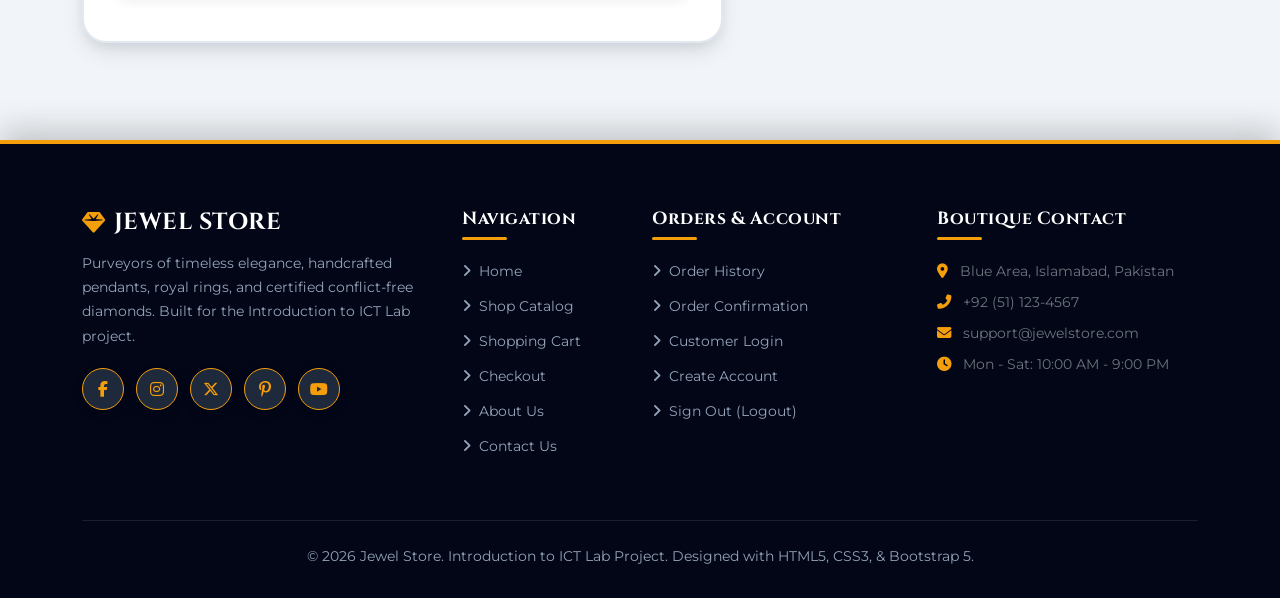
<file: checkout.html>
<!DOCTYPE html>
<html lang="en">
<head>
  <meta charset="UTF-8">
  <meta name="viewport" content="width=device-width, initial-scale=1.0">
  <title>Checkout — Jewel Store</title>
  <!-- Bootstrap 5 CSS CDN -->
  <link href="https://cdn.jsdelivr.net/npm/bootstrap@5.3.3/dist/css/bootstrap.min.css" rel="stylesheet">
  <!-- Font Awesome Icons CDN -->
  <link href="https://cdnjs.cloudflare.com/ajax/libs/font-awesome/6.5.1/css/all.min.css" rel="stylesheet">
  <!-- Custom Stylesheet -->
  <link rel="stylesheet" href="style.css">
</head>
<body>

  <!-- Top Notification Bar -->
  <div class="top-notice-bar d-none d-md-block">
    <div class="container d-flex justify-content-between align-items-center">
      <div>
        <i class="fas fa-sparkles text-gold me-2"></i>
        <span>Free Insured Express Delivery on All Luxury Orders | 100% Certified Diamonds</span>
      </div>
      <div class="d-flex gap-4">
        <span><i class="fas fa-phone-alt text-gold me-1"></i> +92 (51) 123-4567</span>
        <span><i class="fas fa-envelope text-gold me-1"></i> concierge@jewelstore.com</span>
      </div>
    </div>
  </div>

  <!-- Main Navigation Bar -->
  <nav class="navbar navbar-expand-lg navbar-dark navbar-jewel">
    <div class="container">
      <a class="navbar-brand" href="index.html">
        <i class="fas fa-gem gem-icon"></i>
        <span>JEWEL STORE</span>
      </a>

      <button class="navbar-toggler border-gold" type="button" data-bs-toggle="collapse" data-bs-target="#jewelNavbar" aria-controls="jewelNavbar" aria-expanded="false" aria-label="Toggle navigation">
        <span class="navbar-toggler-icon"></span>
      </button>

      <div class="collapse navbar-collapse" id="jewelNavbar">
        <ul class="navbar-nav mx-auto mb-2 mb-lg-0">
          <li class="nav-item">
            <a class="nav-link" href="index.html"><i class="fas fa-home me-1"></i> Home</a>
          </li>
          <li class="nav-item">
            <a class="nav-link" href="shop.html"><i class="fas fa-store me-1"></i> Shop</a>
          </li>
          <li class="nav-item">
            <a class="nav-link" href="about.html"><i class="fas fa-gem me-1"></i> About</a>
          </li>
          <li class="nav-item">
            <a class="nav-link" href="contact.html"><i class="fas fa-envelope me-1"></i> Contact</a>
          </li>
          <!-- Orders Menu -->
          <li class="nav-item dropdown">
            <a class="nav-link dropdown-toggle" href="#" id="ordersDropdown" role="button" data-bs-toggle="dropdown" aria-expanded="false">
              <i class="fas fa-box-open me-1"></i> Orders
            </a>
            <ul class="dropdown-menu" aria-labelledby="ordersDropdown">
              <li><a class="dropdown-item" href="order-history.html"><i class="fas fa-history text-gold me-2"></i> Order History</a></li>
              <li><a class="dropdown-item" href="order-confirmation.html"><i class="fas fa-file-invoice text-gold me-2"></i> Order Confirmation</a></li>
            </ul>
          </li>
          <!-- Account Menu -->
          <li class="nav-item dropdown">
            <a class="nav-link dropdown-toggle" href="#" id="accountDropdown" role="button" data-bs-toggle="dropdown" aria-expanded="false">
              <i class="fas fa-user-circle me-1"></i> Account
            </a>
            <ul class="dropdown-menu" aria-labelledby="accountDropdown">
              <li><a class="dropdown-item" href="login.html"><i class="fas fa-sign-in-alt text-gold me-2"></i> Login</a></li>
              <li><a class="dropdown-item" href="register.html"><i class="fas fa-user-plus text-gold me-2"></i> Register</a></li>
              <li><hr class="dropdown-divider"></li>
              <li><a class="dropdown-item text-danger" href="login.html"><i class="fas fa-sign-out-alt me-2"></i> Logout</a></li>
            </ul>
          </li>
        </ul>

        <!-- Right Quick Actions -->
        <div class="nav-actions-wrapper">
          <a href="cart.html" class="btn btn-outline-gold position-relative btn-sm" title="Shopping Cart">
            <i class="fas fa-shopping-bag me-1"></i> Cart
            <span class="position-absolute top-0 start-100 translate-middle badge rounded-pill bg-danger">2</span>
          </a>
          <a href="checkout.html" class="btn btn-gold btn-sm d-none d-sm-inline-flex active">
            <i class="fas fa-credit-card me-1"></i> Checkout
          </a>
        </div>
      </div>
    </div>
  </nav>

  <!-- Page Title Banner -->
  <div class="page-title-banner">
    <div class="container text-center">
      <h1>Secure Luxury Checkout</h1>
      <nav aria-label="breadcrumb">
        <ol class="breadcrumb justify-content-center">
          <li class="breadcrumb-item"><a href="index.html">Home</a></li>
          <li class="breadcrumb-item"><a href="cart.html">Cart</a></li>
          <li class="breadcrumb-item active" aria-current="page">Checkout</li>
        </ol>
      </nav>
    </div>
  </div>

  <!-- Checkout Content -->
  <main class="container mb-5 pb-4">
    <form action="order-confirmation.html" method="get">
      <div class="row g-4">
        
        <!-- Left Column: Customer Information & Delivery -->
        <div class="col-lg-7">
          <div class="checkout-card">
            <h4><i class="fas fa-user-check text-gold me-2"></i> 1. Customer Information</h4>
            <div class="row g-3">
              <div class="col-12">
                <label class="form-label fw-semibold">Full Name *</label>
                <input type="text" class="form-control" name="customerName" value="Muhammad Irfan" required>
              </div>
              <div class="col-md-6">
                <label class="form-label fw-semibold">Email Address *</label>
                <input type="email" class="form-control" name="customerEmail" value="irfan@example.com" required>
              </div>
              <div class="col-md-6">
                <label class="form-label fw-semibold">Phone Number *</label>
                <input type="tel" class="form-control" name="customerPhone" value="+92 300 1234567" required>
              </div>
            </div>
          </div>

          <div class="checkout-card">
            <h4><i class="fas fa-map-marker-alt text-gold me-2"></i> 2. Delivery Address</h4>
            <div class="row g-3">
              <div class="col-12">
                <label class="form-label fw-semibold">Street / House Address *</label>
                <input type="text" class="form-control" name="address" value="House #14, Street 8, Sector F-7/2" required>
              </div>
              <div class="col-md-6">
                <label class="form-label fw-semibold">City *</label>
                <input type="text" class="form-control" name="city" value="Islamabad" required>
              </div>
              <div class="col-md-6">
                <label class="form-label fw-semibold">Postal Code / ZIP *</label>
                <input type="text" class="form-control" name="postalCode" value="44000" required>
              </div>
              <div class="col-12">
                <label class="form-label fw-semibold">Special Delivery Instructions (Optional)</label>
                <textarea class="form-control" rows="2" placeholder="e.g. Ring doorbell, gift packaging ribbon color, etc.">Please include the luxury velvet presentation box and certificate of authenticity.</textarea>
              </div>
            </div>
          </div>

          <div class="checkout-card">
            <h4><i class="fas fa-wallet text-gold me-2"></i> 3. Payment Method</h4>
            <p class="text-muted small mb-3">Please choose your preferred secure payment method:</p>
            
            <!-- Payment Option 1: Cash on Delivery -->
            <div class="payment-method-box selected">
              <div class="form-check">
                <input class="form-check-input" type="radio" name="paymentMethod" id="paymentCOD" value="COD" checked>
                <label class="form-check-label fw-bold d-flex justify-content-between align-items-center w-100" for="paymentCOD">
                  <span>
                    <i class="fas fa-money-bill-wave text-success me-2"></i> Cash on Delivery (COD)
                  </span>
                  <span class="badge bg-success">Recommended</span>
                </label>
                <div class="text-muted small mt-1 ps-4">
                  Pay securely with cash upon delivery and diamond inspection at your doorstep.
                </div>
              </div>
            </div>

            <!-- Payment Option 2: Credit / Debit Card -->
            <div class="payment-method-box">
              <div class="form-check">
                <input class="form-check-input" type="radio" name="paymentMethod" id="paymentCard" value="Card">
                <label class="form-check-label fw-bold d-flex justify-content-between align-items-center w-100" for="paymentCard">
                  <span>
                    <i class="fas fa-credit-card text-primary me-2"></i> Credit / Debit Card (Visa / MasterCard)
                  </span>
                  <span class="text-muted small">0% Surcharge</span>
                </label>
                <div class="text-muted small mt-1 ps-4">
                  Pay online via 256-bit SSL encrypted gateway (Static Lab Demo).
                </div>
              </div>
            </div>

            <!-- Payment Option 3: Bank Transfer -->
            <div class="payment-method-box">
              <div class="form-check">
                <input class="form-check-input" type="radio" name="paymentMethod" id="paymentBank" value="Bank">
                <label class="form-check-label fw-bold d-flex justify-content-between align-items-center w-100" for="paymentBank">
                  <span>
                    <i class="fas fa-university text-warning me-2"></i> Direct Bank Wire / IBAN
                  </span>
                  <span class="text-muted small">Official Account</span>
                </label>
                <div class="text-muted small mt-1 ps-4">
                  Transfer directly to Jewel Store Corporate Habib Bank Ltd account.
                </div>
              </div>
            </div>
          </div>
        </div>

        <!-- Right Column: Order Summary & Place Order Button -->
        <div class="col-lg-5">
          <div class="order-summary-card position-sticky" style="top: 100px;">
            <h4>Order Summary</h4>
            
            <!-- Item 1 Review -->
            <div class="d-flex align-items-center justify-content-between mb-3 pb-3 border-bottom">
              <div class="d-flex align-items-center gap-3">
                <img src="pendant 1.jpg" alt="Grace Pendant" class="cart-product-thumb" style="width: 55px; height: 55px;">
                <div>
                  <h6 class="mb-0 fw-bold text-navy-dark">Grace Pendant</h6>
                  <small class="text-muted">Code: P001 • Qty: 1</small>
                </div>
              </div>
              <span class="fw-bold text-navy-dark">Rs. 4,500</span>
            </div>

            <!-- Item 2 Review -->
            <div class="d-flex align-items-center justify-content-between mb-3 pb-3 border-bottom">
              <div class="d-flex align-items-center gap-3">
                <img src="ring 2.jpg" alt="Lavish Ring" class="cart-product-thumb" style="width: 55px; height: 55px;">
                <div>
                  <h6 class="mb-0 fw-bold text-navy-dark">Lavish Ring</h6>
                  <small class="text-muted">Code: P005 • Qty: 1</small>
                </div>
              </div>
              <span class="fw-bold text-navy-dark">Rs. 5,000</span>
            </div>

            <!-- Cost Breakdowns -->
            <div class="summary-row">
              <span>Selected Products (2 items)</span>
              <span class="fw-semibold">Rs. 9,500</span>
            </div>

            <div class="summary-row">
              <span>Insured Express Shipping</span>
              <span class="text-success fw-semibold">FREE</span>
            </div>

            <div class="summary-row">
              <span>Signature Velvet Packaging</span>
              <span class="text-success fw-semibold">FREE</span>
            </div>

            <div class="summary-row total-row">
              <span>Total Amount</span>
              <span class="text-gold">Rs. 9,500</span>
            </div>

            <!-- Terms agreement -->
            <div class="form-check mt-3 mb-4">
              <input class="form-check-input" type="checkbox" id="termsCheck" checked required>
              <label class="form-check-label small text-muted" for="termsCheck">
                I agree to the <a href="#" class="text-gold">Terms of Service</a> &amp; 30-Day Authentic Jewelry Guarantee.
              </label>
            </div>

            <!-- Place Order CTA Button (Links to order-confirmation.html) -->
            <a href="order-confirmation.html" class="btn btn-gold btn-lg w-100 py-3 text-uppercase fw-bold">
              <i class="fas fa-check-circle me-2"></i> Place Order Now
            </a>

            <div class="text-center mt-3">
              <a href="cart.html" class="text-muted small">
                <i class="fas fa-arrow-left me-1"></i> Return to Shopping Cart
              </a>
            </div>
          </div>
        </div>

      </div>
    </form>
  </main>

  <!-- Main Footer -->
  <footer class="footer-jewel">
    <div class="container">
      <div class="row g-4">
        <!-- Brand Info -->
        <div class="col-lg-4 col-md-6 footer-brand">
          <h4 class="d-flex align-items-center text-white">
            <i class="fas fa-gem text-gold me-2"></i> JEWEL STORE
          </h4>
          <p>
            Purveyors of timeless elegance, handcrafted pendants, royal rings, and certified conflict-free diamonds. Built for the Introduction to ICT Lab project.
          </p>
          <div class="social-links-list">
            <a href="#" class="social-icon-btn" title="Facebook"><i class="fab fa-facebook-f"></i></a>
            <a href="#" class="social-icon-btn" title="Instagram"><i class="fab fa-instagram"></i></a>
            <a href="#" class="social-icon-btn" title="Twitter"><i class="fab fa-x-twitter"></i></a>
            <a href="#" class="social-icon-btn" title="Pinterest"><i class="fab fa-pinterest-p"></i></a>
            <a href="#" class="social-icon-btn" title="YouTube"><i class="fab fa-youtube"></i></a>
          </div>
        </div>

        <!-- Quick Links -->
        <div class="col-lg-2 col-md-6 footer-widget">
          <h5>Navigation</h5>
          <ul class="footer-links">
            <li><a href="index.html"><i class="fas fa-angle-right"></i> Home</a></li>
            <li><a href="shop.html"><i class="fas fa-angle-right"></i> Shop Catalog</a></li>
            <li><a href="cart.html"><i class="fas fa-angle-right"></i> Shopping Cart</a></li>
            <li><a href="checkout.html"><i class="fas fa-angle-right"></i> Checkout</a></li>
            <li><a href="about.html"><i class="fas fa-angle-right"></i> About Us</a></li>
            <li><a href="contact.html"><i class="fas fa-angle-right"></i> Contact Us</a></li>
          </ul>
        </div>

        <!-- Orders & Account -->
        <div class="col-lg-3 col-md-6 footer-widget">
          <h5>Orders &amp; Account</h5>
          <ul class="footer-links">
            <li><a href="order-history.html"><i class="fas fa-angle-right"></i> Order History</a></li>
            <li><a href="order-confirmation.html"><i class="fas fa-angle-right"></i> Order Confirmation</a></li>
            <li><a href="login.html"><i class="fas fa-angle-right"></i> Customer Login</a></li>
            <li><a href="register.html"><i class="fas fa-angle-right"></i> Create Account</a></li>
            <li><a href="login.html"><i class="fas fa-angle-right"></i> Sign Out (Logout)</a></li>
          </ul>
        </div>

        <!-- Contact & Hours -->
        <div class="col-lg-3 col-md-6 footer-widget">
          <h5>Boutique Contact</h5>
          <p class="mb-2 text-secondary"><i class="fas fa-map-marker-alt text-gold me-2"></i> Blue Area, Islamabad, Pakistan</p>
          <p class="mb-2 text-secondary"><i class="fas fa-phone-alt text-gold me-2"></i> +92 (51) 123-4567</p>
          <p class="mb-2 text-secondary"><i class="fas fa-envelope text-gold me-2"></i> support@jewelstore.com</p>
          <p class="text-secondary"><i class="fas fa-clock text-gold me-2"></i> Mon - Sat: 10:00 AM - 9:00 PM</p>
        </div>
      </div>

      <div class="footer-bottom">
        <p class="mb-0">
          &copy; 2026 Jewel Store. Introduction to ICT Lab Project. Designed with HTML5, CSS3, &amp; Bootstrap 5.
        </p>
      </div>
    </div>
  </footer>

  <!-- Bootstrap 5 JS Bundle CDN -->
  <script src="https://cdn.jsdelivr.net/npm/bootstrap@5.3.3/dist/js/bootstrap.bundle.min.js"></script>
</body>
</html>
</file>
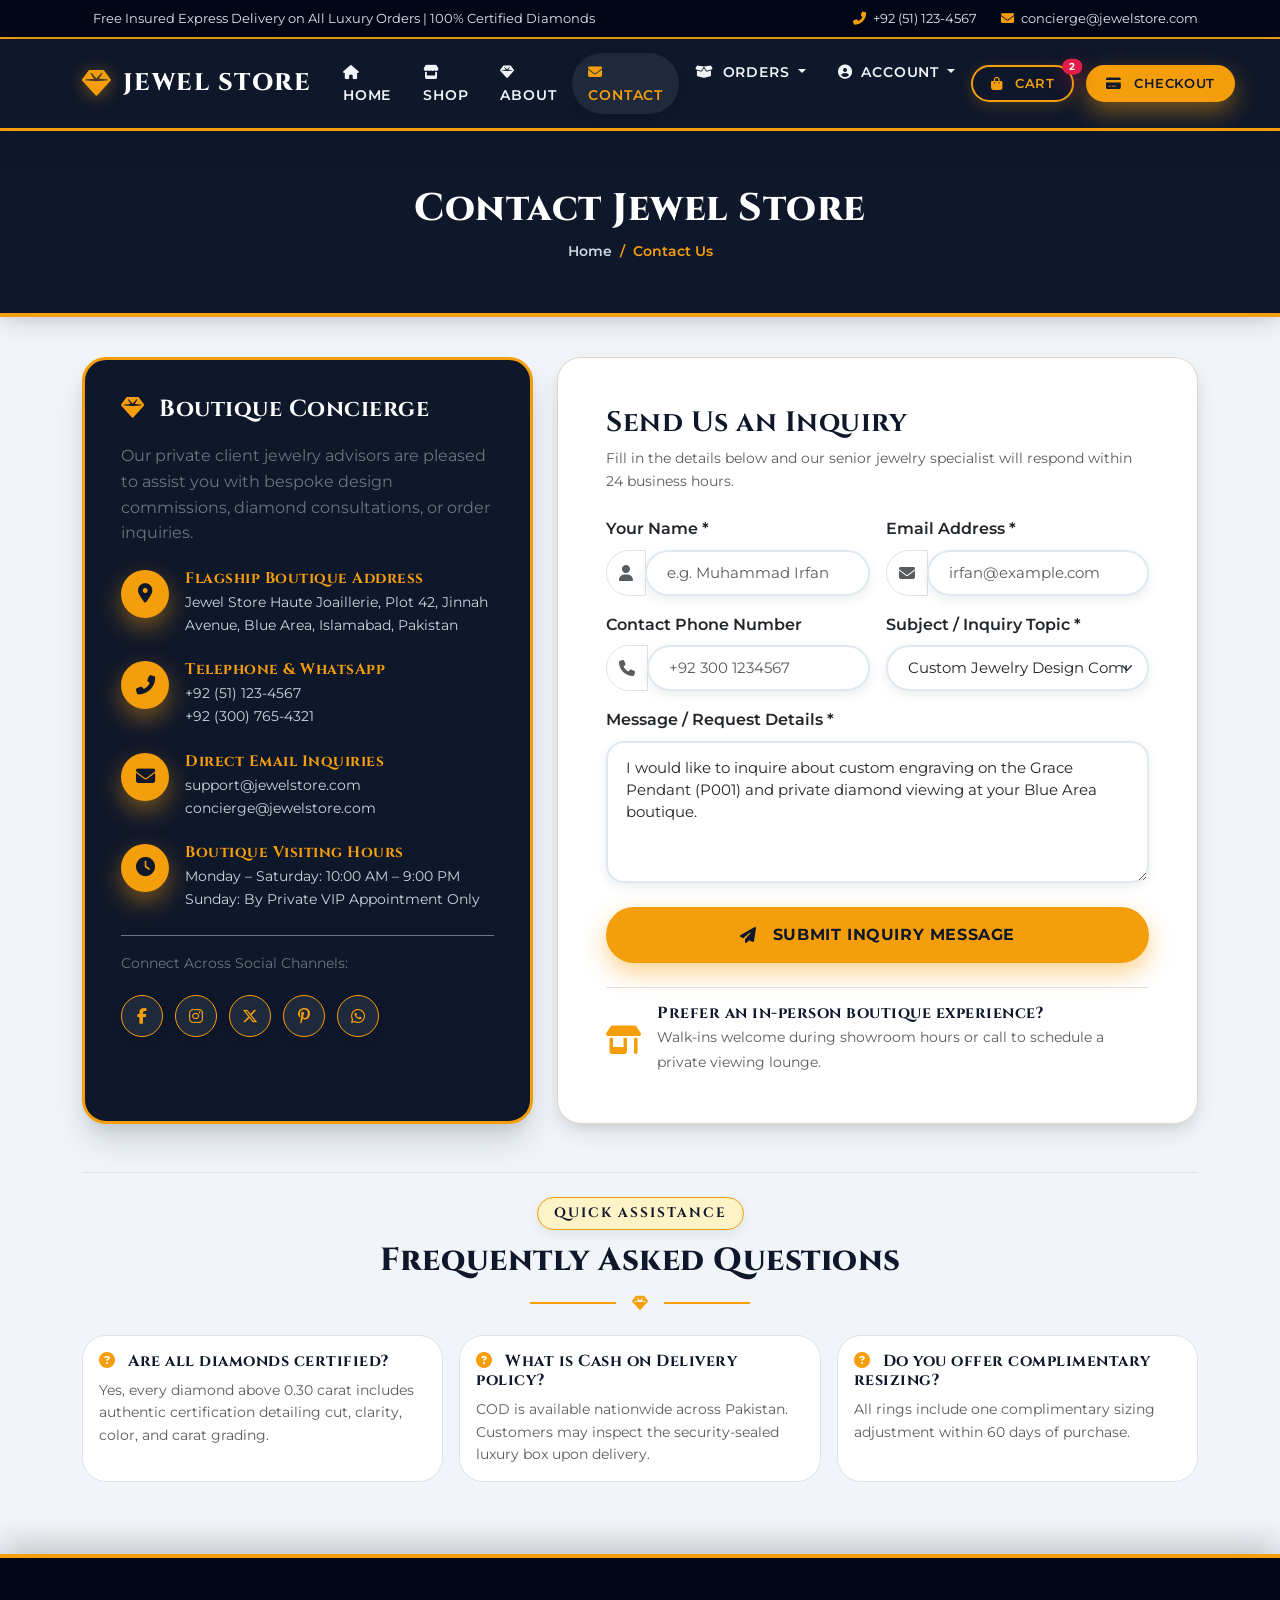
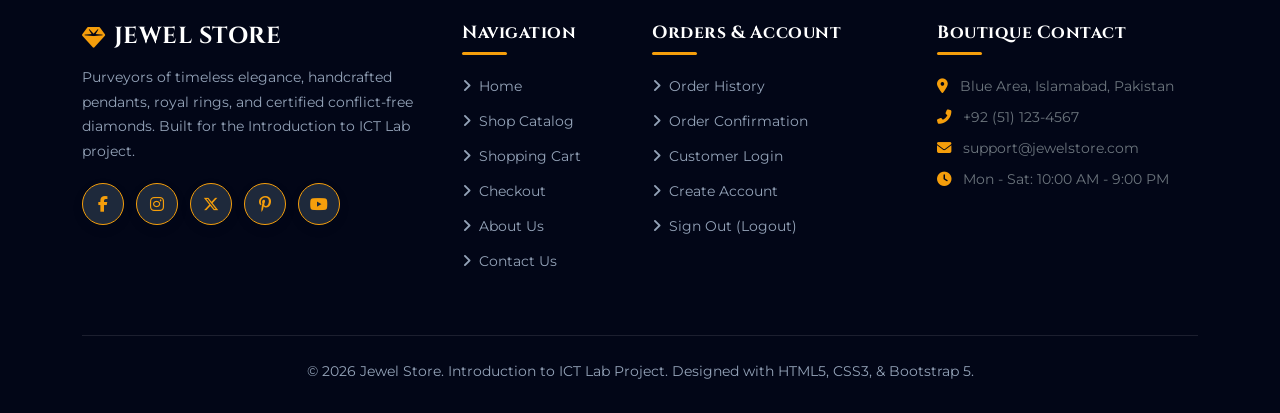
<file: contact.html>
<!DOCTYPE html>
<html lang="en">
<head>
  <meta charset="UTF-8">
  <meta name="viewport" content="width=device-width, initial-scale=1.0">
  <title>Contact Us — Jewel Store Flagship Boutique</title>
  <!-- Bootstrap 5 CSS CDN -->
  <link href="https://cdn.jsdelivr.net/npm/bootstrap@5.3.3/dist/css/bootstrap.min.css" rel="stylesheet">
  <!-- Font Awesome Icons CDN -->
  <link href="https://cdnjs.cloudflare.com/ajax/libs/font-awesome/6.5.1/css/all.min.css" rel="stylesheet">
  <!-- Custom Stylesheet -->
  <link rel="stylesheet" href="style.css">
</head>
<body>

  <!-- Top Notification Bar -->
  <div class="top-notice-bar d-none d-md-block">
    <div class="container d-flex justify-content-between align-items-center">
      <div>
        <i class="fas fa-sparkles text-gold me-2"></i>
        <span>Free Insured Express Delivery on All Luxury Orders | 100% Certified Diamonds</span>
      </div>
      <div class="d-flex gap-4">
        <span><i class="fas fa-phone-alt text-gold me-1"></i> +92 (51) 123-4567</span>
        <span><i class="fas fa-envelope text-gold me-1"></i> concierge@jewelstore.com</span>
      </div>
    </div>
  </div>

  <!-- Main Navigation Bar -->
  <nav class="navbar navbar-expand-lg navbar-dark navbar-jewel">
    <div class="container">
      <a class="navbar-brand" href="index.html">
        <i class="fas fa-gem gem-icon"></i>
        <span>JEWEL STORE</span>
      </a>

      <button class="navbar-toggler border-gold" type="button" data-bs-toggle="collapse" data-bs-target="#jewelNavbar" aria-controls="jewelNavbar" aria-expanded="false" aria-label="Toggle navigation">
        <span class="navbar-toggler-icon"></span>
      </button>

      <div class="collapse navbar-collapse" id="jewelNavbar">
        <ul class="navbar-nav mx-auto mb-2 mb-lg-0">
          <li class="nav-item">
            <a class="nav-link" href="index.html"><i class="fas fa-home me-1"></i> Home</a>
          </li>
          <li class="nav-item">
            <a class="nav-link" href="shop.html"><i class="fas fa-store me-1"></i> Shop</a>
          </li>
          <li class="nav-item">
            <a class="nav-link" href="about.html"><i class="fas fa-gem me-1"></i> About</a>
          </li>
          <li class="nav-item">
            <a class="nav-link active" href="contact.html"><i class="fas fa-envelope me-1"></i> Contact</a>
          </li>
          <!-- Orders Menu -->
          <li class="nav-item dropdown">
            <a class="nav-link dropdown-toggle" href="#" id="ordersDropdown" role="button" data-bs-toggle="dropdown" aria-expanded="false">
              <i class="fas fa-box-open me-1"></i> Orders
            </a>
            <ul class="dropdown-menu" aria-labelledby="ordersDropdown">
              <li><a class="dropdown-item" href="order-history.html"><i class="fas fa-history text-gold me-2"></i> Order History</a></li>
              <li><a class="dropdown-item" href="order-confirmation.html"><i class="fas fa-file-invoice text-gold me-2"></i> Order Confirmation</a></li>
            </ul>
          </li>
          <!-- Account Menu -->
          <li class="nav-item dropdown">
            <a class="nav-link dropdown-toggle" href="#" id="accountDropdown" role="button" data-bs-toggle="dropdown" aria-expanded="false">
              <i class="fas fa-user-circle me-1"></i> Account
            </a>
            <ul class="dropdown-menu" aria-labelledby="accountDropdown">
              <li><a class="dropdown-item" href="login.html"><i class="fas fa-sign-in-alt text-gold me-2"></i> Login</a></li>
              <li><a class="dropdown-item" href="register.html"><i class="fas fa-user-plus text-gold me-2"></i> Register</a></li>
              <li><hr class="dropdown-divider"></li>
              <li><a class="dropdown-item text-danger" href="login.html"><i class="fas fa-sign-out-alt me-2"></i> Logout</a></li>
            </ul>
          </li>
        </ul>

        <!-- Right Quick Actions -->
        <div class="nav-actions-wrapper">
          <a href="cart.html" class="btn btn-outline-gold position-relative btn-sm" title="Shopping Cart">
            <i class="fas fa-shopping-bag me-1"></i> Cart
            <span class="position-absolute top-0 start-100 translate-middle badge rounded-pill bg-danger">2</span>
          </a>
          <a href="checkout.html" class="btn btn-gold btn-sm d-none d-sm-inline-flex">
            <i class="fas fa-credit-card me-1"></i> Checkout
          </a>
        </div>
      </div>
    </div>
  </nav>

  <!-- Page Title Banner -->
  <div class="page-title-banner">
    <div class="container text-center">
      <h1>Contact Jewel Store</h1>
      <nav aria-label="breadcrumb">
        <ol class="breadcrumb justify-content-center">
          <li class="breadcrumb-item"><a href="index.html">Home</a></li>
          <li class="breadcrumb-item active" aria-current="page">Contact Us</li>
        </ol>
      </nav>
    </div>
  </div>

  <!-- Contact Content Section -->
  <main class="container mb-5 pb-4">
    <div class="row g-4">
      
      <!-- Left Column: Contact Cards & Info -->
      <div class="col-lg-5">
        <div class="contact-info-card">
          <h4><i class="fas fa-gem text-gold me-2"></i> Boutique Concierge</h4>
          <p class="text-secondary mb-4">
            Our private client jewelry advisors are pleased to assist you with bespoke design commissions, diamond consultations, or order inquiries.
          </p>

          <!-- Detail 1: Address -->
          <div class="contact-detail-row">
            <div class="icon-circle">
              <i class="fas fa-map-marker-alt"></i>
            </div>
            <div>
              <h6>Flagship Boutique Address</h6>
              <p>Jewel Store Haute Joaillerie, Plot 42, Jinnah Avenue, Blue Area, Islamabad, Pakistan</p>
            </div>
          </div>

          <!-- Detail 2: Phone -->
          <div class="contact-detail-row">
            <div class="icon-circle">
              <i class="fas fa-phone-alt"></i>
            </div>
            <div>
              <h6>Telephone &amp; WhatsApp</h6>
              <p>+92 (51) 123-4567<br>+92 (300) 765-4321</p>
            </div>
          </div>

          <!-- Detail 3: Email -->
          <div class="contact-detail-row">
            <div class="icon-circle">
              <i class="fas fa-envelope"></i>
            </div>
            <div>
              <h6>Direct Email Inquiries</h6>
              <p>support@jewelstore.com<br>concierge@jewelstore.com</p>
            </div>
          </div>

          <!-- Detail 4: Boutique Hours -->
          <div class="contact-detail-row">
            <div class="icon-circle">
              <i class="fas fa-clock"></i>
            </div>
            <div>
              <h6>Boutique Visiting Hours</h6>
              <p>Monday – Saturday: 10:00 AM – 9:00 PM<br>Sunday: By Private VIP Appointment Only</p>
            </div>
          </div>

          <!-- Social Channels -->
          <div class="pt-3 border-top border-secondary">
            <span class="small text-secondary d-block mb-2">Connect Across Social Channels:</span>
            <div class="social-links-list">
              <a href="#" class="social-icon-btn" title="Facebook"><i class="fab fa-facebook-f"></i></a>
              <a href="#" class="social-icon-btn" title="Instagram"><i class="fab fa-instagram"></i></a>
              <a href="#" class="social-icon-btn" title="Twitter"><i class="fab fa-x-twitter"></i></a>
              <a href="#" class="social-icon-btn" title="Pinterest"><i class="fab fa-pinterest-p"></i></a>
              <a href="#" class="social-icon-btn" title="WhatsApp"><i class="fab fa-whatsapp"></i></a>
            </div>
          </div>
        </div>
      </div>

      <!-- Right Column: Static Inquiry Form -->
      <div class="col-lg-7">
        <div class="card border-0 shadow-sm p-4 p-md-5 rounded-3" style="background: #ffffff; border: 1px solid #e0d9ca !important;">
          <h3 class="fw-bold text-navy-dark mb-2">Send Us an Inquiry</h3>
          <p class="text-muted small mb-4">
            Fill in the details below and our senior jewelry specialist will respond within 24 business hours.
          </p>

          <form action="contact.html" method="get">
            <div class="row g-3">
              <div class="col-md-6">
                <label class="form-label fw-semibold">Your Name *</label>
                <div class="input-group">
                  <span class="input-group-text bg-white text-muted"><i class="fas fa-user"></i></span>
                  <input type="text" class="form-control" placeholder="e.g. Muhammad Irfan" required>
                </div>
              </div>

              <div class="col-md-6">
                <label class="form-label fw-semibold">Email Address *</label>
                <div class="input-group">
                  <span class="input-group-text bg-white text-muted"><i class="fas fa-envelope"></i></span>
                  <input type="email" class="form-control" placeholder="irfan@example.com" required>
                </div>
              </div>

              <div class="col-md-6">
                <label class="form-label fw-semibold">Contact Phone Number</label>
                <div class="input-group">
                  <span class="input-group-text bg-white text-muted"><i class="fas fa-phone"></i></span>
                  <input type="tel" class="form-control" placeholder="+92 300 1234567">
                </div>
              </div>

              <div class="col-md-6">
                <label class="form-label fw-semibold">Subject / Inquiry Topic *</label>
                <select class="form-select" required>
                  <option selected value="custom">Custom Jewelry Design Commission</option>
                  <option value="status">Order Tracking &amp; Delivery Status</option>
                  <option value="diamond">Certified Diamond Consultation</option>
                  <option value="repair">Ring Resizing &amp; Polish Service</option>
                  <option value="general">General Lab / Store Inquiry</option>
                </select>
              </div>

              <div class="col-12">
                <label class="form-label fw-semibold">Message / Request Details *</label>
                <textarea class="form-control" rows="5" placeholder="Please describe your jewelry inquiry, preferred gold karat, gemstone choices, or order reference numbers..." required>I would like to inquire about custom engraving on the Grace Pendant (P001) and private diamond viewing at your Blue Area boutique.</textarea>
              </div>

              <div class="col-12 mt-4">
                <!-- Static Submit Button -->
                <button type="submit" class="btn btn-gold btn-lg w-100 py-3 text-uppercase fw-bold">
                  <i class="fas fa-paper-plane me-2"></i> Submit Inquiry Message
                </button>
              </div>
            </div>
          </form>

          <!-- Store Visit Notice -->
          <div class="mt-4 pt-3 border-top d-flex align-items-center gap-3">
            <i class="fas fa-store-alt text-gold fs-3"></i>
            <div>
              <h6 class="mb-0 fw-bold text-navy-dark">Prefer an in-person boutique experience?</h6>
              <small class="text-muted">Walk-ins welcome during showroom hours or call to schedule a private viewing lounge.</small>
            </div>
          </div>

        </div>
      </div>

    </div>

    <!-- Frequently Asked Questions Section -->
    <section class="mt-5 pt-4 border-top">
      <div class="section-header mb-4">
        <span class="sub-title">Quick Assistance</span>
        <h3 class="main-title fs-2">Frequently Asked Questions</h3>
        <div class="divider-gem"><i class="fas fa-gem"></i></div>
      </div>

      <div class="row g-3">
        <div class="col-md-4">
          <div class="p-3 bg-white rounded-3 border h-100">
            <h6 class="fw-bold text-navy-dark"><i class="fas fa-question-circle text-gold me-2"></i> Are all diamonds certified?</h6>
            <p class="text-muted small mb-0">Yes, every diamond above 0.30 carat includes authentic certification detailing cut, clarity, color, and carat grading.</p>
          </div>
        </div>
        <div class="col-md-4">
          <div class="p-3 bg-white rounded-3 border h-100">
            <h6 class="fw-bold text-navy-dark"><i class="fas fa-question-circle text-gold me-2"></i> What is Cash on Delivery policy?</h6>
            <p class="text-muted small mb-0">COD is available nationwide across Pakistan. Customers may inspect the security-sealed luxury box upon delivery.</p>
          </div>
        </div>
        <div class="col-md-4">
          <div class="p-3 bg-white rounded-3 border h-100">
            <h6 class="fw-bold text-navy-dark"><i class="fas fa-question-circle text-gold me-2"></i> Do you offer complimentary resizing?</h6>
            <p class="text-muted small mb-0">All rings include one complimentary sizing adjustment within 60 days of purchase.</p>
          </div>
        </div>
      </div>
    </section>
  </main>

  <!-- Main Footer -->
  <footer class="footer-jewel">
    <div class="container">
      <div class="row g-4">
        <!-- Brand Info -->
        <div class="col-lg-4 col-md-6 footer-brand">
          <h4 class="d-flex align-items-center text-white">
            <i class="fas fa-gem text-gold me-2"></i> JEWEL STORE
          </h4>
          <p>
            Purveyors of timeless elegance, handcrafted pendants, royal rings, and certified conflict-free diamonds. Built for the Introduction to ICT Lab project.
          </p>
          <div class="social-links-list">
            <a href="#" class="social-icon-btn" title="Facebook"><i class="fab fa-facebook-f"></i></a>
            <a href="#" class="social-icon-btn" title="Instagram"><i class="fab fa-instagram"></i></a>
            <a href="#" class="social-icon-btn" title="Twitter"><i class="fab fa-x-twitter"></i></a>
            <a href="#" class="social-icon-btn" title="Pinterest"><i class="fab fa-pinterest-p"></i></a>
            <a href="#" class="social-icon-btn" title="YouTube"><i class="fab fa-youtube"></i></a>
          </div>
        </div>

        <!-- Quick Links -->
        <div class="col-lg-2 col-md-6 footer-widget">
          <h5>Navigation</h5>
          <ul class="footer-links">
            <li><a href="index.html"><i class="fas fa-angle-right"></i> Home</a></li>
            <li><a href="shop.html"><i class="fas fa-angle-right"></i> Shop Catalog</a></li>
            <li><a href="cart.html"><i class="fas fa-angle-right"></i> Shopping Cart</a></li>
            <li><a href="checkout.html"><i class="fas fa-angle-right"></i> Checkout</a></li>
            <li><a href="about.html"><i class="fas fa-angle-right"></i> About Us</a></li>
            <li><a href="contact.html"><i class="fas fa-angle-right"></i> Contact Us</a></li>
          </ul>
        </div>

        <!-- Orders & Account -->
        <div class="col-lg-3 col-md-6 footer-widget">
          <h5>Orders &amp; Account</h5>
          <ul class="footer-links">
            <li><a href="order-history.html"><i class="fas fa-angle-right"></i> Order History</a></li>
            <li><a href="order-confirmation.html"><i class="fas fa-angle-right"></i> Order Confirmation</a></li>
            <li><a href="login.html"><i class="fas fa-angle-right"></i> Customer Login</a></li>
            <li><a href="register.html"><i class="fas fa-angle-right"></i> Create Account</a></li>
            <li><a href="login.html"><i class="fas fa-angle-right"></i> Sign Out (Logout)</a></li>
          </ul>
        </div>

        <!-- Contact & Hours -->
        <div class="col-lg-3 col-md-6 footer-widget">
          <h5>Boutique Contact</h5>
          <p class="mb-2 text-secondary"><i class="fas fa-map-marker-alt text-gold me-2"></i> Blue Area, Islamabad, Pakistan</p>
          <p class="mb-2 text-secondary"><i class="fas fa-phone-alt text-gold me-2"></i> +92 (51) 123-4567</p>
          <p class="mb-2 text-secondary"><i class="fas fa-envelope text-gold me-2"></i> support@jewelstore.com</p>
          <p class="text-secondary"><i class="fas fa-clock text-gold me-2"></i> Mon - Sat: 10:00 AM - 9:00 PM</p>
        </div>
      </div>

      <div class="footer-bottom">
        <p class="mb-0">
          &copy; 2026 Jewel Store. Introduction to ICT Lab Project. Designed with HTML5, CSS3, &amp; Bootstrap 5.
        </p>
      </div>
    </div>
  </footer>

  <!-- Bootstrap 5 JS Bundle CDN -->
  <script src="https://cdn.jsdelivr.net/npm/bootstrap@5.3.3/dist/js/bootstrap.bundle.min.js"></script>
</body>
</html>
</file>
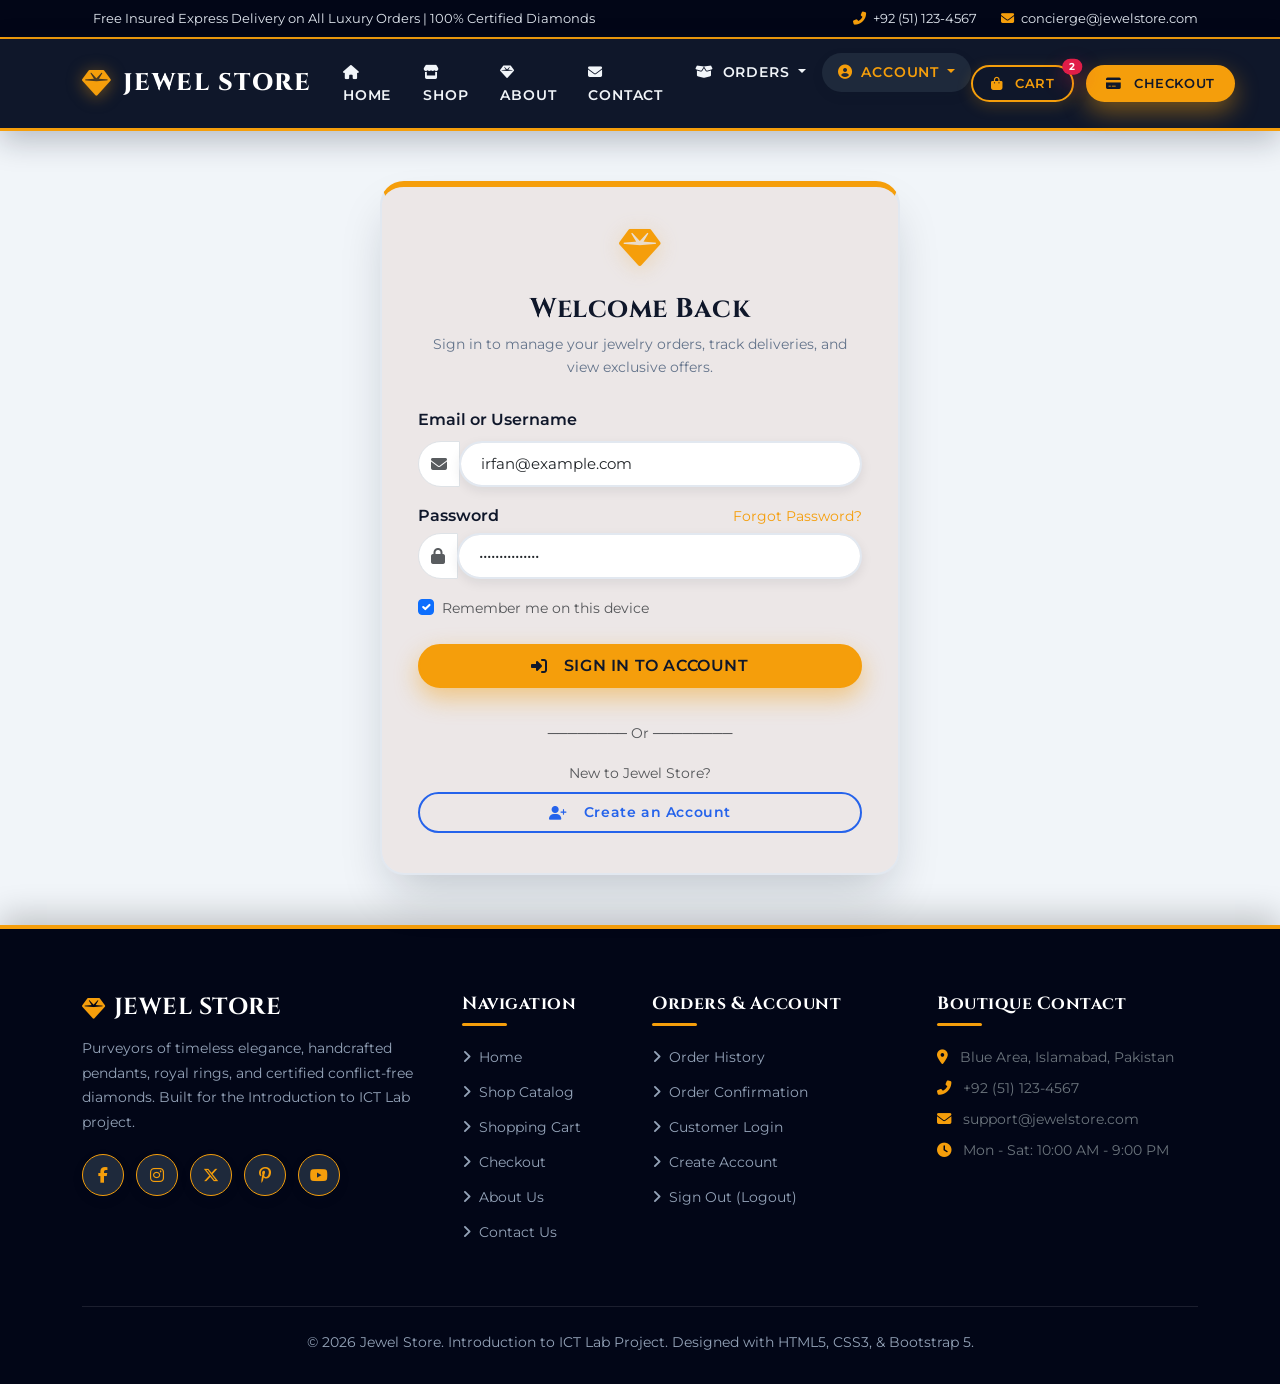
<file: login.html>
<!DOCTYPE html>
<html lang="en">
<head>
  <meta charset="UTF-8">
  <meta name="viewport" content="width=device-width, initial-scale=1.0">
  <title>Customer Login — Jewel Store</title>
  <!-- Bootstrap 5 CSS CDN -->
  <link href="https://cdn.jsdelivr.net/npm/bootstrap@5.3.3/dist/css/bootstrap.min.css" rel="stylesheet">
  <!-- Font Awesome Icons CDN -->
  <link href="https://cdnjs.cloudflare.com/ajax/libs/font-awesome/6.5.1/css/all.min.css" rel="stylesheet">
  <!-- Custom Stylesheet -->
  <link rel="stylesheet" href="style.css">
</head>
<body>

  <!-- Top Notification Bar -->
  <div class="top-notice-bar d-none d-md-block">
    <div class="container d-flex justify-content-between align-items-center">
      <div>
        <i class="fas fa-sparkles text-gold me-2"></i>
        <span>Free Insured Express Delivery on All Luxury Orders | 100% Certified Diamonds</span>
      </div>
      <div class="d-flex gap-4">
        <span><i class="fas fa-phone-alt text-gold me-1"></i> +92 (51) 123-4567</span>
        <span><i class="fas fa-envelope text-gold me-1"></i> concierge@jewelstore.com</span>
      </div>
    </div>
  </div>

  <!-- Main Navigation Bar -->
  <nav class="navbar navbar-expand-lg navbar-dark navbar-jewel">
    <div class="container">
      <a class="navbar-brand" href="index.html">
        <i class="fas fa-gem gem-icon"></i>
        <span>JEWEL STORE</span>
      </a>

      <button class="navbar-toggler border-gold" type="button" data-bs-toggle="collapse" data-bs-target="#jewelNavbar" aria-controls="jewelNavbar" aria-expanded="false" aria-label="Toggle navigation">
        <span class="navbar-toggler-icon"></span>
      </button>

      <div class="collapse navbar-collapse" id="jewelNavbar">
        <ul class="navbar-nav mx-auto mb-2 mb-lg-0">
          <li class="nav-item">
            <a class="nav-link" href="index.html"><i class="fas fa-home me-1"></i> Home</a>
          </li>
          <li class="nav-item">
            <a class="nav-link" href="shop.html"><i class="fas fa-store me-1"></i> Shop</a>
          </li>
          <li class="nav-item">
            <a class="nav-link" href="about.html"><i class="fas fa-gem me-1"></i> About</a>
          </li>
          <li class="nav-item">
            <a class="nav-link" href="contact.html"><i class="fas fa-envelope me-1"></i> Contact</a>
          </li>
          <!-- Orders Menu -->
          <li class="nav-item dropdown">
            <a class="nav-link dropdown-toggle" href="#" id="ordersDropdown" role="button" data-bs-toggle="dropdown" aria-expanded="false">
              <i class="fas fa-box-open me-1"></i> Orders
            </a>
            <ul class="dropdown-menu" aria-labelledby="ordersDropdown">
              <li><a class="dropdown-item" href="order-history.html"><i class="fas fa-history text-gold me-2"></i> Order History</a></li>
              <li><a class="dropdown-item" href="order-confirmation.html"><i class="fas fa-file-invoice text-gold me-2"></i> Order Confirmation</a></li>
            </ul>
          </li>
          <!-- Account Menu -->
          <li class="nav-item dropdown">
            <a class="nav-link dropdown-toggle active" href="#" id="accountDropdown" role="button" data-bs-toggle="dropdown" aria-expanded="false">
              <i class="fas fa-user-circle me-1"></i> Account
            </a>
            <ul class="dropdown-menu" aria-labelledby="accountDropdown">
              <li><a class="dropdown-item active" href="login.html"><i class="fas fa-sign-in-alt text-gold me-2"></i> Login</a></li>
              <li><a class="dropdown-item" href="register.html"><i class="fas fa-user-plus text-gold me-2"></i> Register</a></li>
              <li><hr class="dropdown-divider"></li>
              <li><a class="dropdown-item text-danger" href="login.html"><i class="fas fa-sign-out-alt me-2"></i> Logout</a></li>
            </ul>
          </li>
        </ul>

        <!-- Right Quick Actions -->
        <div class="nav-actions-wrapper">
          <a href="cart.html" class="btn btn-outline-gold position-relative btn-sm" title="Shopping Cart">
            <i class="fas fa-shopping-bag me-1"></i> Cart
            <span class="position-absolute top-0 start-100 translate-middle badge rounded-pill bg-danger">2</span>
          </a>
          <a href="checkout.html" class="btn btn-gold btn-sm d-none d-sm-inline-flex">
            <i class="fas fa-credit-card me-1"></i> Checkout
          </a>
        </div>
      </div>
    </div>
  </nav>

  <!-- Login Form Section -->
  <main class="auth-wrapper">
    <div class="auth-card">
      <div class="brand-emblem">
        <i class="fas fa-gem"></i>
      </div>
      <h3>Welcome Back</h3>
      <p class="auth-subtitle">Sign in to manage your jewelry orders, track deliveries, and view exclusive offers.</p>

      <form action="order-history.html" method="get">
        <div class="mb-3">
          <label class="form-label fw-semibold">Email or Username</label>
          <div class="input-group">
            <span class="input-group-text bg-white text-muted"><i class="fas fa-envelope"></i></span>
            <input type="text" class="form-control" placeholder="irfan@example.com" value="irfan@example.com" required>
          </div>
        </div>

        <div class="mb-3">
          <div class="d-flex justify-content-between align-items-center">
            <label class="form-label fw-semibold mb-0">Password</label>
            <a href="#" class="small text-gold">Forgot Password?</a>
          </div>
          <div class="input-group mt-1">
            <span class="input-group-text bg-white text-muted"><i class="fas fa-lock"></i></span>
            <input type="password" class="form-control" placeholder="••••••••" value="demoPassword123" required>
          </div>
        </div>

        <div class="form-check mb-4">
          <input class="form-check-input" type="checkbox" id="rememberMe" checked>
          <label class="form-check-label small text-muted" for="rememberMe">
            Remember me on this device
          </label>
        </div>

        <!-- Static Login Action Button -->
        <a href="order-history.html" class="btn btn-gold w-100 py-2 fs-6 mb-3">
          <i class="fas fa-sign-in-alt me-2"></i> Sign In to Account
        </a>

        <div class="text-center my-3">
          <span class="text-muted small">──────── Or ────────</span>
        </div>

        <div class="text-center">
          <p class="text-muted small mb-2">New to Jewel Store?</p>
          <a href="register.html" class="btn btn-outline-navy w-100 py-2">
            <i class="fas fa-user-plus me-2"></i> Create an Account
          </a>
        </div>
      </form>
    </div>
  </main>

  <!-- Main Footer -->
  <footer class="footer-jewel">
    <div class="container">
      <div class="row g-4">
        <!-- Brand Info -->
        <div class="col-lg-4 col-md-6 footer-brand">
          <h4 class="d-flex align-items-center text-white">
            <i class="fas fa-gem text-gold me-2"></i> JEWEL STORE
          </h4>
          <p>
            Purveyors of timeless elegance, handcrafted pendants, royal rings, and certified conflict-free diamonds. Built for the Introduction to ICT Lab project.
          </p>
          <div class="social-links-list">
            <a href="#" class="social-icon-btn" title="Facebook"><i class="fab fa-facebook-f"></i></a>
            <a href="#" class="social-icon-btn" title="Instagram"><i class="fab fa-instagram"></i></a>
            <a href="#" class="social-icon-btn" title="Twitter"><i class="fab fa-x-twitter"></i></a>
            <a href="#" class="social-icon-btn" title="Pinterest"><i class="fab fa-pinterest-p"></i></a>
            <a href="#" class="social-icon-btn" title="YouTube"><i class="fab fa-youtube"></i></a>
          </div>
        </div>

        <!-- Quick Links -->
        <div class="col-lg-2 col-md-6 footer-widget">
          <h5>Navigation</h5>
          <ul class="footer-links">
            <li><a href="index.html"><i class="fas fa-angle-right"></i> Home</a></li>
            <li><a href="shop.html"><i class="fas fa-angle-right"></i> Shop Catalog</a></li>
            <li><a href="cart.html"><i class="fas fa-angle-right"></i> Shopping Cart</a></li>
            <li><a href="checkout.html"><i class="fas fa-angle-right"></i> Checkout</a></li>
            <li><a href="about.html"><i class="fas fa-angle-right"></i> About Us</a></li>
            <li><a href="contact.html"><i class="fas fa-angle-right"></i> Contact Us</a></li>
          </ul>
        </div>

        <!-- Orders & Account -->
        <div class="col-lg-3 col-md-6 footer-widget">
          <h5>Orders &amp; Account</h5>
          <ul class="footer-links">
            <li><a href="order-history.html"><i class="fas fa-angle-right"></i> Order History</a></li>
            <li><a href="order-confirmation.html"><i class="fas fa-angle-right"></i> Order Confirmation</a></li>
            <li><a href="login.html"><i class="fas fa-angle-right"></i> Customer Login</a></li>
            <li><a href="register.html"><i class="fas fa-angle-right"></i> Create Account</a></li>
            <li><a href="login.html"><i class="fas fa-angle-right"></i> Sign Out (Logout)</a></li>
          </ul>
        </div>

        <!-- Contact & Hours -->
        <div class="col-lg-3 col-md-6 footer-widget">
          <h5>Boutique Contact</h5>
          <p class="mb-2 text-secondary"><i class="fas fa-map-marker-alt text-gold me-2"></i> Blue Area, Islamabad, Pakistan</p>
          <p class="mb-2 text-secondary"><i class="fas fa-phone-alt text-gold me-2"></i> +92 (51) 123-4567</p>
          <p class="mb-2 text-secondary"><i class="fas fa-envelope text-gold me-2"></i> support@jewelstore.com</p>
          <p class="text-secondary"><i class="fas fa-clock text-gold me-2"></i> Mon - Sat: 10:00 AM - 9:00 PM</p>
        </div>
      </div>

      <div class="footer-bottom">
        <p class="mb-0">
          &copy; 2026 Jewel Store. Introduction to ICT Lab Project. Designed with HTML5, CSS3, &amp; Bootstrap 5.
        </p>
      </div>
    </div>
  </footer>

  <!-- Bootstrap 5 JS Bundle CDN -->
  <script src="https://cdn.jsdelivr.net/npm/bootstrap@5.3.3/dist/js/bootstrap.bundle.min.js"></script>
</body>
</html>
</file>
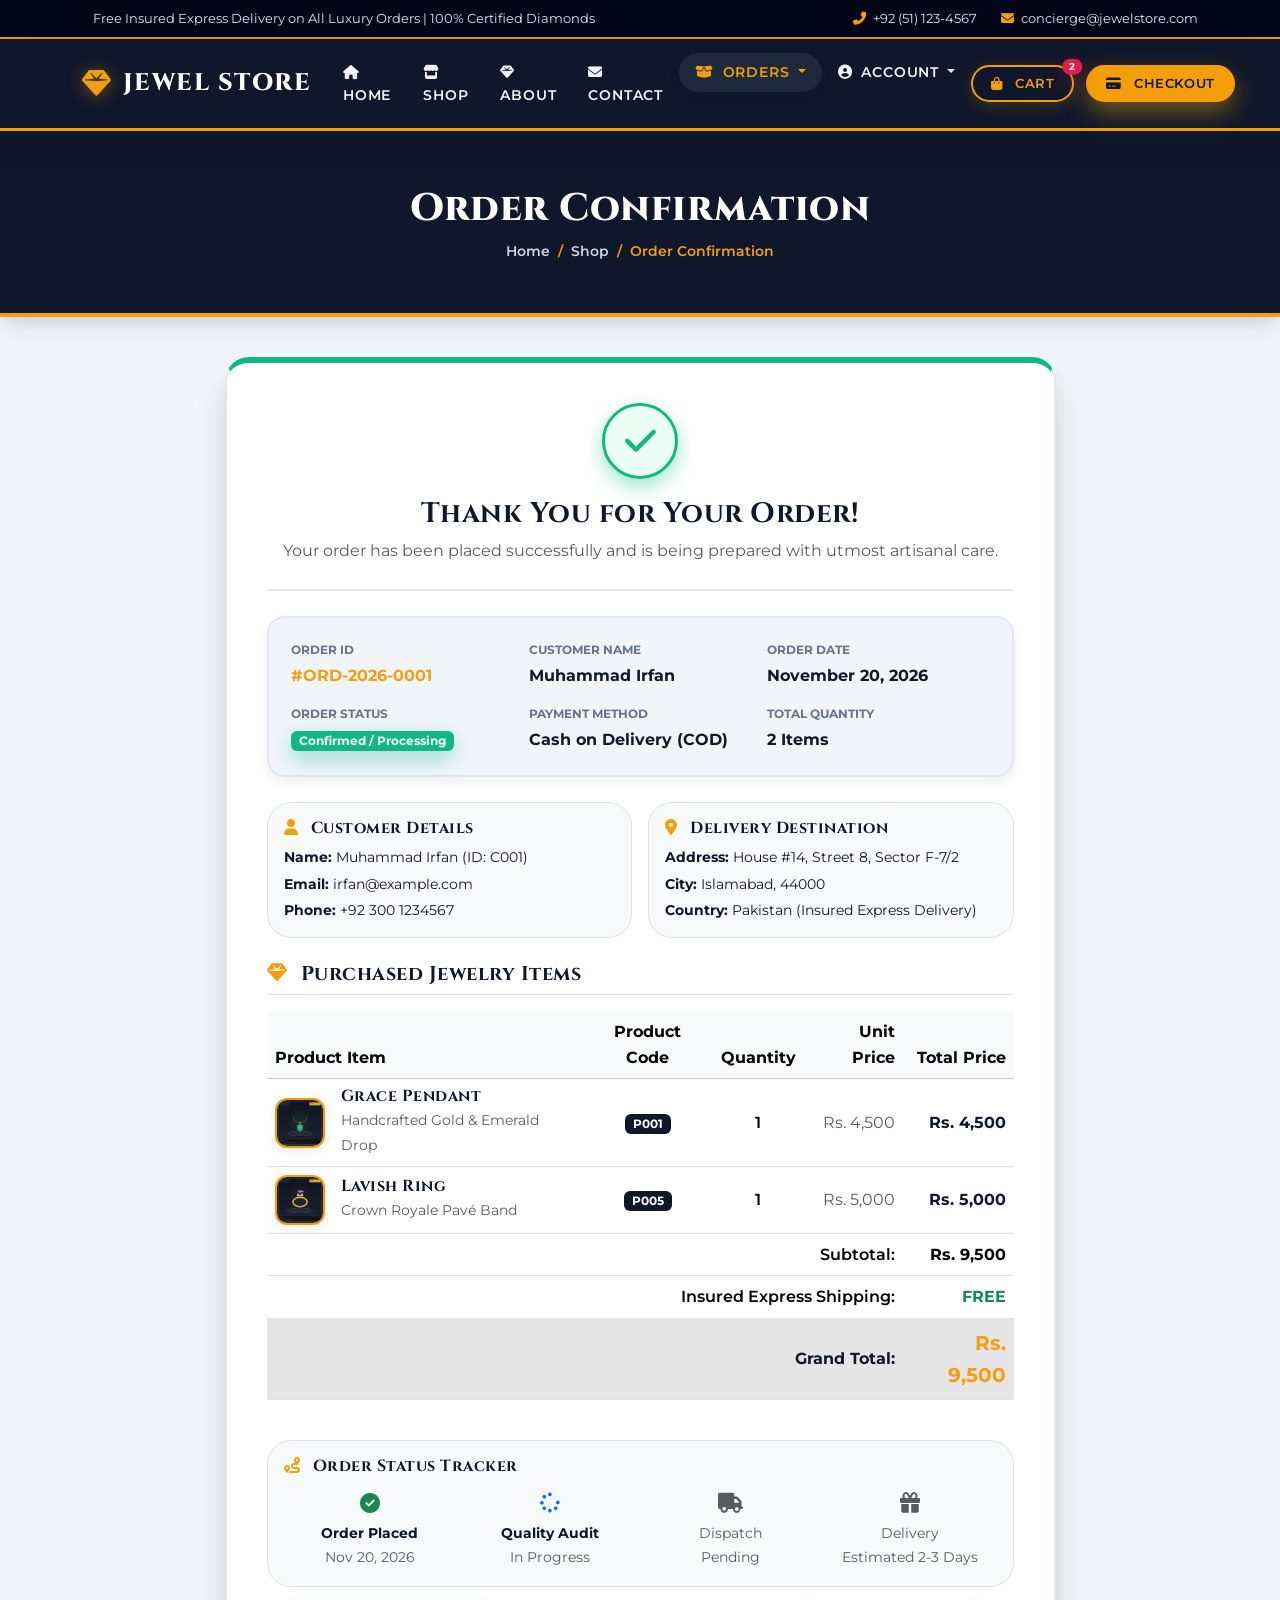
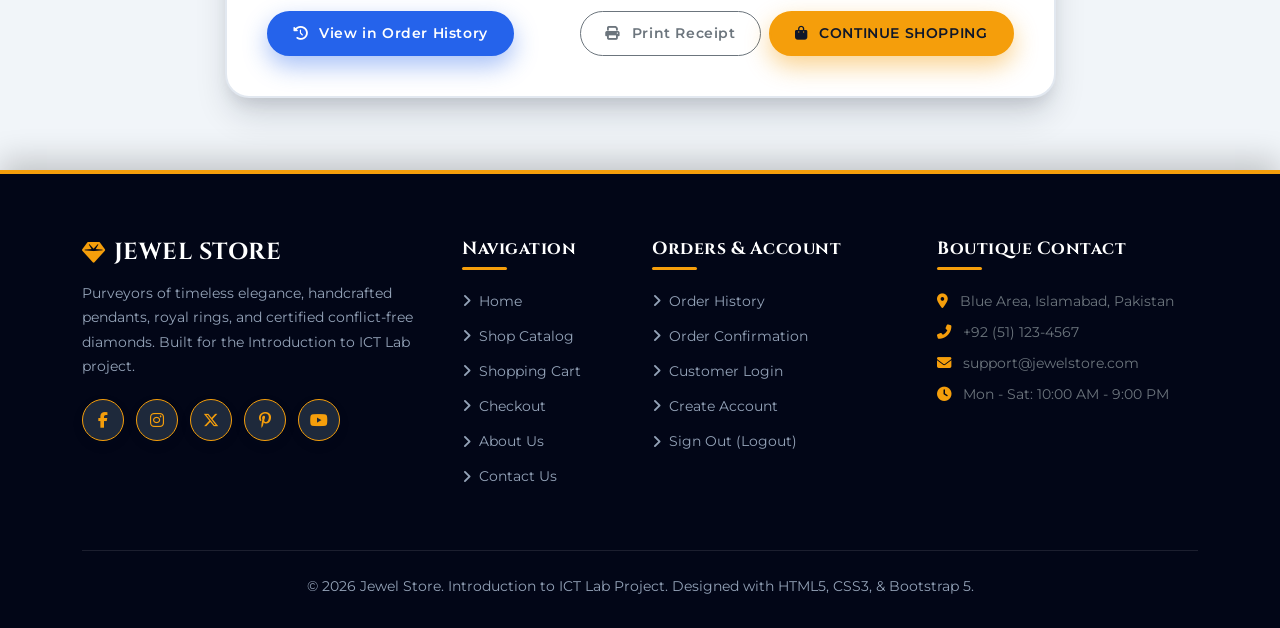
<file: order-confirmation.html>
<!DOCTYPE html>
<html lang="en">
<head>
  <meta charset="UTF-8">
  <meta name="viewport" content="width=device-width, initial-scale=1.0">
  <title>Order Confirmation — Jewel Store</title>
  <!-- Bootstrap 5 CSS CDN -->
  <link href="https://cdn.jsdelivr.net/npm/bootstrap@5.3.3/dist/css/bootstrap.min.css" rel="stylesheet">
  <!-- Font Awesome Icons CDN -->
  <link href="https://cdnjs.cloudflare.com/ajax/libs/font-awesome/6.5.1/css/all.min.css" rel="stylesheet">
  <!-- Custom Stylesheet -->
  <link rel="stylesheet" href="style.css">
</head>
<body>

  <!-- Top Notification Bar -->
  <div class="top-notice-bar d-none d-md-block">
    <div class="container d-flex justify-content-between align-items-center">
      <div>
        <i class="fas fa-sparkles text-gold me-2"></i>
        <span>Free Insured Express Delivery on All Luxury Orders | 100% Certified Diamonds</span>
      </div>
      <div class="d-flex gap-4">
        <span><i class="fas fa-phone-alt text-gold me-1"></i> +92 (51) 123-4567</span>
        <span><i class="fas fa-envelope text-gold me-1"></i> concierge@jewelstore.com</span>
      </div>
    </div>
  </div>

  <!-- Main Navigation Bar -->
  <nav class="navbar navbar-expand-lg navbar-dark navbar-jewel">
    <div class="container">
      <a class="navbar-brand" href="index.html">
        <i class="fas fa-gem gem-icon"></i>
        <span>JEWEL STORE</span>
      </a>

      <button class="navbar-toggler border-gold" type="button" data-bs-toggle="collapse" data-bs-target="#jewelNavbar" aria-controls="jewelNavbar" aria-expanded="false" aria-label="Toggle navigation">
        <span class="navbar-toggler-icon"></span>
      </button>

      <div class="collapse navbar-collapse" id="jewelNavbar">
        <ul class="navbar-nav mx-auto mb-2 mb-lg-0">
          <li class="nav-item">
            <a class="nav-link" href="index.html"><i class="fas fa-home me-1"></i> Home</a>
          </li>
          <li class="nav-item">
            <a class="nav-link" href="shop.html"><i class="fas fa-store me-1"></i> Shop</a>
          </li>
          <li class="nav-item">
            <a class="nav-link" href="about.html"><i class="fas fa-gem me-1"></i> About</a>
          </li>
          <li class="nav-item">
            <a class="nav-link" href="contact.html"><i class="fas fa-envelope me-1"></i> Contact</a>
          </li>
          <!-- Orders Menu -->
          <li class="nav-item dropdown">
            <a class="nav-link dropdown-toggle active" href="#" id="ordersDropdown" role="button" data-bs-toggle="dropdown" aria-expanded="false">
              <i class="fas fa-box-open me-1"></i> Orders
            </a>
            <ul class="dropdown-menu" aria-labelledby="ordersDropdown">
              <li><a class="dropdown-item" href="order-history.html"><i class="fas fa-history text-gold me-2"></i> Order History</a></li>
              <li><a class="dropdown-item active" href="order-confirmation.html"><i class="fas fa-file-invoice text-gold me-2"></i> Order Confirmation</a></li>
            </ul>
          </li>
          <!-- Account Menu -->
          <li class="nav-item dropdown">
            <a class="nav-link dropdown-toggle" href="#" id="accountDropdown" role="button" data-bs-toggle="dropdown" aria-expanded="false">
              <i class="fas fa-user-circle me-1"></i> Account
            </a>
            <ul class="dropdown-menu" aria-labelledby="accountDropdown">
              <li><a class="dropdown-item" href="login.html"><i class="fas fa-sign-in-alt text-gold me-2"></i> Login</a></li>
              <li><a class="dropdown-item" href="register.html"><i class="fas fa-user-plus text-gold me-2"></i> Register</a></li>
              <li><hr class="dropdown-divider"></li>
              <li><a class="dropdown-item text-danger" href="login.html"><i class="fas fa-sign-out-alt me-2"></i> Logout</a></li>
            </ul>
          </li>
        </ul>

        <!-- Right Quick Actions -->
        <div class="nav-actions-wrapper">
          <a href="cart.html" class="btn btn-outline-gold position-relative btn-sm" title="Shopping Cart">
            <i class="fas fa-shopping-bag me-1"></i> Cart
            <span class="position-absolute top-0 start-100 translate-middle badge rounded-pill bg-danger">2</span>
          </a>
          <a href="checkout.html" class="btn btn-gold btn-sm d-none d-sm-inline-flex">
            <i class="fas fa-credit-card me-1"></i> Checkout
          </a>
        </div>
      </div>
    </div>
  </nav>

  <!-- Page Title Banner -->
  <div class="page-title-banner">
    <div class="container text-center">
      <h1>Order Confirmation</h1>
      <nav aria-label="breadcrumb">
        <ol class="breadcrumb justify-content-center">
          <li class="breadcrumb-item"><a href="index.html">Home</a></li>
          <li class="breadcrumb-item"><a href="shop.html">Shop</a></li>
          <li class="breadcrumb-item active" aria-current="page">Order Confirmation</li>
        </ol>
      </nav>
    </div>
  </div>

  <!-- Order Confirmation Content -->
  <main class="container mb-5 pb-4">
    <div class="row justify-content-center">
      <div class="col-lg-9">
        <div class="confirmation-card">
          
          <div class="confirmation-header">
            <div class="confirmation-icon">
              <i class="fas fa-check"></i>
            </div>
            <h2 class="h3 fw-bold text-navy-dark mb-2">Thank You for Your Order!</h2>
            <p class="text-muted mb-0">Your order has been placed successfully and is being prepared with utmost artisanal care.</p>
          </div>

          <!-- Order Metadata Grid -->
          <div class="order-metadata-grid">
            <div class="order-meta-item">
              <div class="meta-label">Order ID</div>
              <div class="meta-value text-gold">#ORD-2026-0001</div>
            </div>
            <div class="order-meta-item">
              <div class="meta-label">Customer Name</div>
              <div class="meta-value">Muhammad Irfan</div>
            </div>
            <div class="order-meta-item">
              <div class="meta-label">Order Date</div>
              <div class="meta-value">November 20, 2026</div>
            </div>
            <div class="order-meta-item">
              <div class="meta-label">Order Status</div>
              <div class="meta-value">
                <span class="badge bg-success px-2 py-1">Confirmed / Processing</span>
              </div>
            </div>
            <div class="order-meta-item">
              <div class="meta-label">Payment Method</div>
              <div class="meta-value">Cash on Delivery (COD)</div>
            </div>
            <div class="order-meta-item">
              <div class="meta-label">Total Quantity</div>
              <div class="meta-value">2 Items</div>
            </div>
          </div>

          <!-- Customer & Shipping Summary -->
          <div class="row g-3 mb-4">
            <div class="col-md-6">
              <div class="p-3 bg-light rounded-3 border">
                <h6 class="fw-bold mb-2 text-navy-dark"><i class="fas fa-user text-gold me-2"></i> Customer Details</h6>
                <p class="mb-1 small"><strong>Name:</strong> Muhammad Irfan (ID: C001)</p>
                <p class="mb-1 small"><strong>Email:</strong> irfan@example.com</p>
                <p class="mb-0 small"><strong>Phone:</strong> +92 300 1234567</p>
              </div>
            </div>
            <div class="col-md-6">
              <div class="p-3 bg-light rounded-3 border">
                <h6 class="fw-bold mb-2 text-navy-dark"><i class="fas fa-map-marker-alt text-gold me-2"></i> Delivery Destination</h6>
                <p class="mb-1 small"><strong>Address:</strong> House #14, Street 8, Sector F-7/2</p>
                <p class="mb-1 small"><strong>City:</strong> Islamabad, 44000</p>
                <p class="mb-0 small"><strong>Country:</strong> Pakistan (Insured Express Delivery)</p>
              </div>
            </div>
          </div>

          <!-- Purchased Products List -->
          <h5 class="fw-bold text-navy-dark mb-3 border-bottom pb-2">
            <i class="fas fa-gem text-gold me-2"></i> Purchased Jewelry Items
          </h5>

          <div class="table-responsive mb-4">
            <table class="table align-middle">
              <thead class="table-light">
                <tr>
                  <th scope="col">Product Item</th>
                  <th scope="col" class="text-center">Product Code</th>
                  <th scope="col" class="text-center">Quantity</th>
                  <th scope="col" class="text-end">Unit Price</th>
                  <th scope="col" class="text-end">Total Price</th>
                </tr>
              </thead>
              <tbody>
                <!-- Item 1: Grace Pendant -->
                <tr>
                  <td>
                    <div class="d-flex align-items-center gap-3">
                      <img src="pendant 1.jpg" alt="Grace Pendant" class="cart-product-thumb" style="width: 50px; height: 50px;">
                      <div>
                        <h6 class="mb-0 fw-bold">Grace Pendant</h6>
                        <small class="text-muted">Handcrafted Gold &amp; Emerald Drop</small>
                      </div>
                    </div>
                  </td>
                  <td class="text-center">
                    <span class="badge bg-navy-dark text-gold">P001</span>
                  </td>
                  <td class="text-center fw-semibold">1</td>
                  <td class="text-end text-muted">Rs. 4,500</td>
                  <td class="text-end fw-bold text-navy-dark">Rs. 4,500</td>
                </tr>

                <!-- Item 2: Lavish Ring -->
                <tr>
                  <td>
                    <div class="d-flex align-items-center gap-3">
                      <img src="ring 2.jpg" alt="Lavish Ring" class="cart-product-thumb" style="width: 50px; height: 50px;">
                      <div>
                        <h6 class="mb-0 fw-bold">Lavish Ring</h6>
                        <small class="text-muted">Crown Royale Pavé Band</small>
                      </div>
                    </div>
                  </td>
                  <td class="text-center">
                    <span class="badge bg-navy-dark text-gold">P005</span>
                  </td>
                  <td class="text-center fw-semibold">1</td>
                  <td class="text-end text-muted">Rs. 5,000</td>
                  <td class="text-end fw-bold text-navy-dark">Rs. 5,000</td>
                </tr>
              </tbody>
              <tfoot>
                <tr>
                  <td colspan="4" class="text-end fw-semibold">Subtotal:</td>
                  <td class="text-end fw-bold">Rs. 9,500</td>
                </tr>
                <tr>
                  <td colspan="4" class="text-end fw-semibold">Insured Express Shipping:</td>
                  <td class="text-end text-success fw-bold">FREE</td>
                </tr>
                <tr class="table-active">
                  <td colspan="4" class="text-end fs-6 fw-bold text-navy-dark">Grand Total:</td>
                  <td class="text-end fs-5 fw-bold text-gold">Rs. 9,500</td>
                </tr>
              </tfoot>
            </table>
          </div>

          <!-- Order Lifecycle Timeline -->
          <div class="p-3 bg-light rounded-3 border mb-4">
            <h6 class="fw-bold mb-3 text-navy-dark"><i class="fas fa-route text-gold me-2"></i> Order Status Tracker</h6>
            <div class="row text-center g-2">
              <div class="col-3">
                <i class="fas fa-check-circle text-success fs-5"></i>
                <div class="small fw-bold mt-1">Order Placed</div>
                <small class="text-muted">Nov 20, 2026</small>
              </div>
              <div class="col-3">
                <i class="fas fa-spinner fa-spin text-primary fs-5"></i>
                <div class="small fw-bold mt-1">Quality Audit</div>
                <small class="text-muted">In Progress</small>
              </div>
              <div class="col-3">
                <i class="fas fa-truck text-muted fs-5"></i>
                <div class="small text-muted mt-1">Dispatch</div>
                <small class="text-muted">Pending</small>
              </div>
              <div class="col-3">
                <i class="fas fa-gift text-muted fs-5"></i>
                <div class="small text-muted mt-1">Delivery</div>
                <small class="text-muted">Estimated 2-3 Days</small>
              </div>
            </div>
          </div>

          <!-- Actions -->
          <div class="d-flex flex-wrap gap-3 justify-content-between align-items-center">
            <a href="order-history.html" class="btn btn-navy">
              <i class="fas fa-history me-1"></i> View in Order History
            </a>
            <div class="d-flex gap-2">
              <button class="btn btn-outline-secondary" type="button" onclick="window.print()">
                <i class="fas fa-print me-1"></i> Print Receipt
              </button>
              <a href="shop.html" class="btn btn-gold">
                <i class="fas fa-shopping-bag me-1"></i> Continue Shopping
              </a>
            </div>
          </div>

        </div>
      </div>
    </div>
  </main>

  <!-- Main Footer -->
  <footer class="footer-jewel">
    <div class="container">
      <div class="row g-4">
        <!-- Brand Info -->
        <div class="col-lg-4 col-md-6 footer-brand">
          <h4 class="d-flex align-items-center text-white">
            <i class="fas fa-gem text-gold me-2"></i> JEWEL STORE
          </h4>
          <p>
            Purveyors of timeless elegance, handcrafted pendants, royal rings, and certified conflict-free diamonds. Built for the Introduction to ICT Lab project.
          </p>
          <div class="social-links-list">
            <a href="#" class="social-icon-btn" title="Facebook"><i class="fab fa-facebook-f"></i></a>
            <a href="#" class="social-icon-btn" title="Instagram"><i class="fab fa-instagram"></i></a>
            <a href="#" class="social-icon-btn" title="Twitter"><i class="fab fa-x-twitter"></i></a>
            <a href="#" class="social-icon-btn" title="Pinterest"><i class="fab fa-pinterest-p"></i></a>
            <a href="#" class="social-icon-btn" title="YouTube"><i class="fab fa-youtube"></i></a>
          </div>
        </div>

        <!-- Quick Links -->
        <div class="col-lg-2 col-md-6 footer-widget">
          <h5>Navigation</h5>
          <ul class="footer-links">
            <li><a href="index.html"><i class="fas fa-angle-right"></i> Home</a></li>
            <li><a href="shop.html"><i class="fas fa-angle-right"></i> Shop Catalog</a></li>
            <li><a href="cart.html"><i class="fas fa-angle-right"></i> Shopping Cart</a></li>
            <li><a href="checkout.html"><i class="fas fa-angle-right"></i> Checkout</a></li>
            <li><a href="about.html"><i class="fas fa-angle-right"></i> About Us</a></li>
            <li><a href="contact.html"><i class="fas fa-angle-right"></i> Contact Us</a></li>
          </ul>
        </div>

        <!-- Orders & Account -->
        <div class="col-lg-3 col-md-6 footer-widget">
          <h5>Orders &amp; Account</h5>
          <ul class="footer-links">
            <li><a href="order-history.html"><i class="fas fa-angle-right"></i> Order History</a></li>
            <li><a href="order-confirmation.html"><i class="fas fa-angle-right"></i> Order Confirmation</a></li>
            <li><a href="login.html"><i class="fas fa-angle-right"></i> Customer Login</a></li>
            <li><a href="register.html"><i class="fas fa-angle-right"></i> Create Account</a></li>
            <li><a href="login.html"><i class="fas fa-angle-right"></i> Sign Out (Logout)</a></li>
          </ul>
        </div>

        <!-- Contact & Hours -->
        <div class="col-lg-3 col-md-6 footer-widget">
          <h5>Boutique Contact</h5>
          <p class="mb-2 text-secondary"><i class="fas fa-map-marker-alt text-gold me-2"></i> Blue Area, Islamabad, Pakistan</p>
          <p class="mb-2 text-secondary"><i class="fas fa-phone-alt text-gold me-2"></i> +92 (51) 123-4567</p>
          <p class="mb-2 text-secondary"><i class="fas fa-envelope text-gold me-2"></i> support@jewelstore.com</p>
          <p class="text-secondary"><i class="fas fa-clock text-gold me-2"></i> Mon - Sat: 10:00 AM - 9:00 PM</p>
        </div>
      </div>

      <div class="footer-bottom">
        <p class="mb-0">
          &copy; 2026 Jewel Store. Introduction to ICT Lab Project. Designed with HTML5, CSS3, &amp; Bootstrap 5.
        </p>
      </div>
    </div>
  </footer>

  <!-- Bootstrap 5 JS Bundle CDN -->
  <script src="https://cdn.jsdelivr.net/npm/bootstrap@5.3.3/dist/js/bootstrap.bundle.min.js"></script>
</body>
</html>
</file>
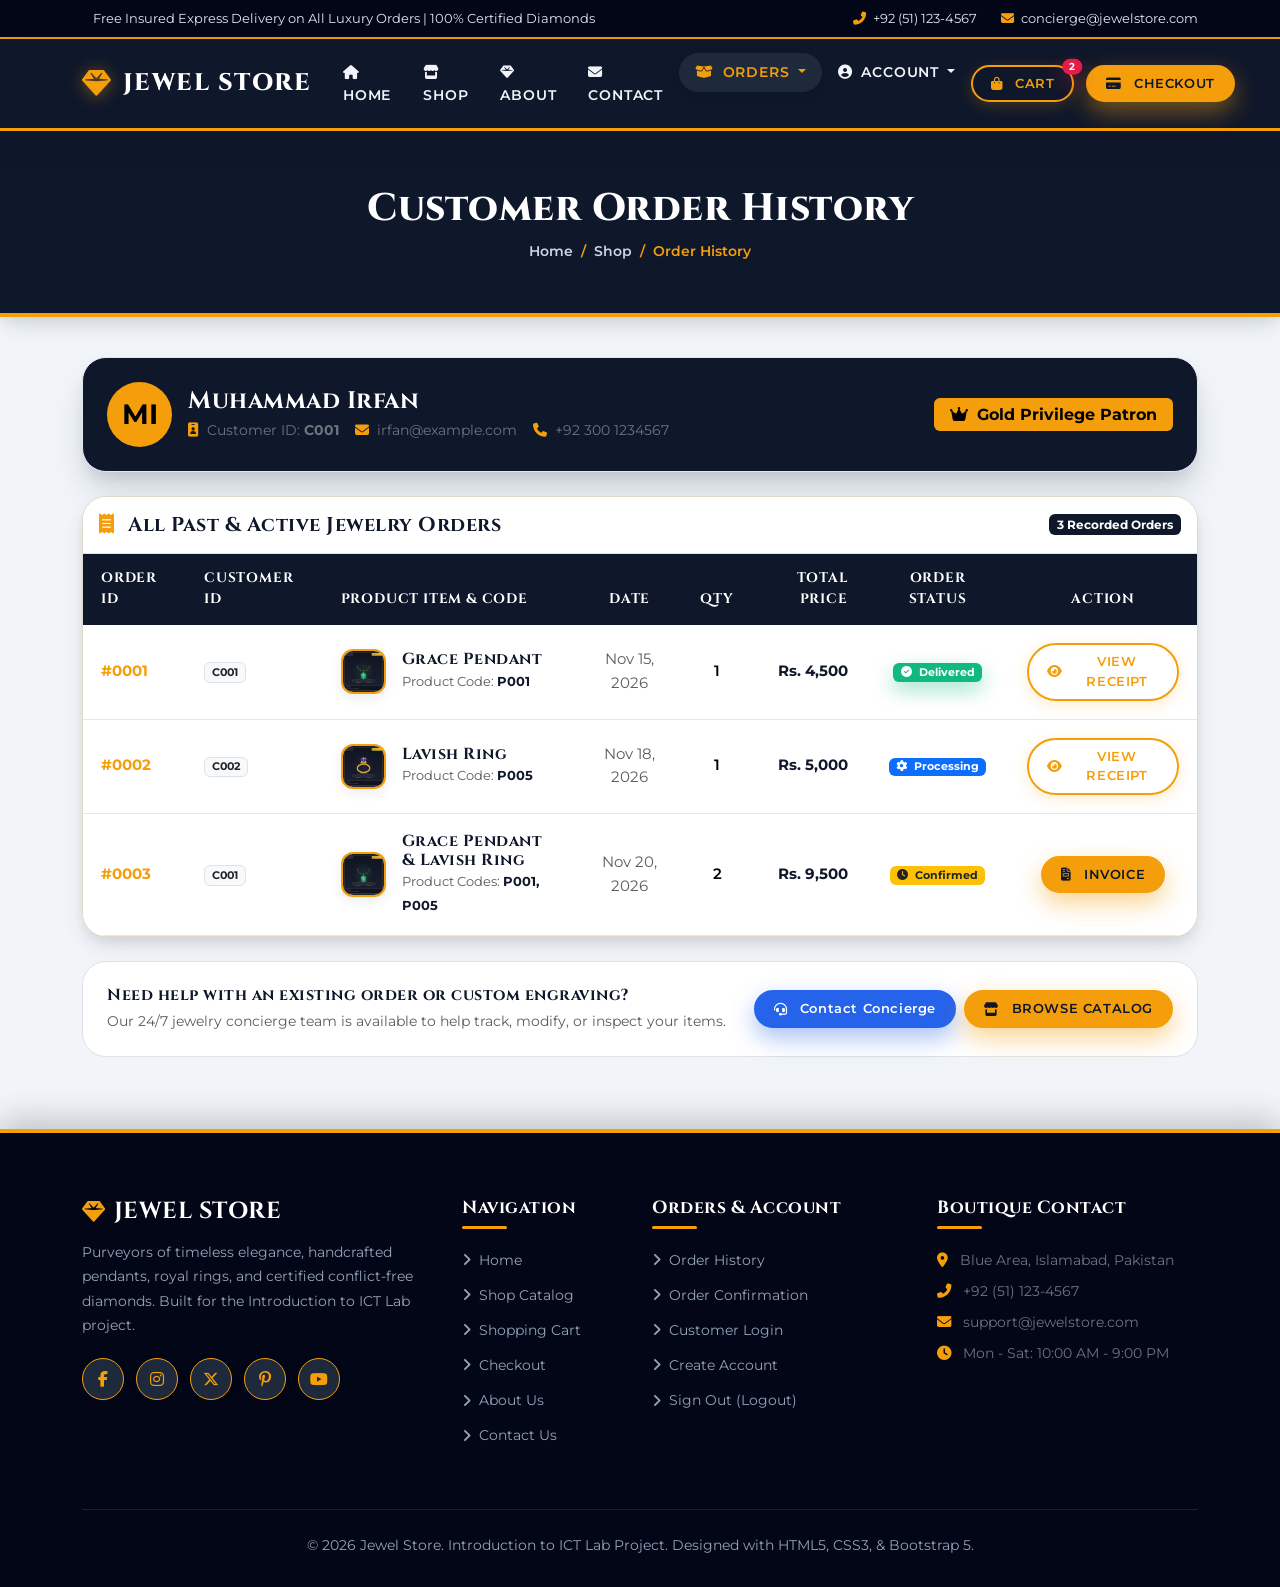
<file: order-history.html>
<!DOCTYPE html>
<html lang="en">
<head>
  <meta charset="UTF-8">
  <meta name="viewport" content="width=device-width, initial-scale=1.0">
  <title>Customer Order History — Jewel Store</title>
  <!-- Bootstrap 5 CSS CDN -->
  <link href="https://cdn.jsdelivr.net/npm/bootstrap@5.3.3/dist/css/bootstrap.min.css" rel="stylesheet">
  <!-- Font Awesome Icons CDN -->
  <link href="https://cdnjs.cloudflare.com/ajax/libs/font-awesome/6.5.1/css/all.min.css" rel="stylesheet">
  <!-- Custom Stylesheet -->
  <link rel="stylesheet" href="style.css">
</head>
<body>

  <!-- Top Notification Bar -->
  <div class="top-notice-bar d-none d-md-block">
    <div class="container d-flex justify-content-between align-items-center">
      <div>
        <i class="fas fa-sparkles text-gold me-2"></i>
        <span>Free Insured Express Delivery on All Luxury Orders | 100% Certified Diamonds</span>
      </div>
      <div class="d-flex gap-4">
        <span><i class="fas fa-phone-alt text-gold me-1"></i> +92 (51) 123-4567</span>
        <span><i class="fas fa-envelope text-gold me-1"></i> concierge@jewelstore.com</span>
      </div>
    </div>
  </div>

  <!-- Main Navigation Bar -->
  <nav class="navbar navbar-expand-lg navbar-dark navbar-jewel">
    <div class="container">
      <a class="navbar-brand" href="index.html">
        <i class="fas fa-gem gem-icon"></i>
        <span>JEWEL STORE</span>
      </a>

      <button class="navbar-toggler border-gold" type="button" data-bs-toggle="collapse" data-bs-target="#jewelNavbar" aria-controls="jewelNavbar" aria-expanded="false" aria-label="Toggle navigation">
        <span class="navbar-toggler-icon"></span>
      </button>

      <div class="collapse navbar-collapse" id="jewelNavbar">
        <ul class="navbar-nav mx-auto mb-2 mb-lg-0">
          <li class="nav-item">
            <a class="nav-link" href="index.html"><i class="fas fa-home me-1"></i> Home</a>
          </li>
          <li class="nav-item">
            <a class="nav-link" href="shop.html"><i class="fas fa-store me-1"></i> Shop</a>
          </li>
          <li class="nav-item">
            <a class="nav-link" href="about.html"><i class="fas fa-gem me-1"></i> About</a>
          </li>
          <li class="nav-item">
            <a class="nav-link" href="contact.html"><i class="fas fa-envelope me-1"></i> Contact</a>
          </li>
          <!-- Orders Menu -->
          <li class="nav-item dropdown">
            <a class="nav-link dropdown-toggle active" href="#" id="ordersDropdown" role="button" data-bs-toggle="dropdown" aria-expanded="false">
              <i class="fas fa-box-open me-1"></i> Orders
            </a>
            <ul class="dropdown-menu" aria-labelledby="ordersDropdown">
              <li><a class="dropdown-item active" href="order-history.html"><i class="fas fa-history text-gold me-2"></i> Order History</a></li>
              <li><a class="dropdown-item" href="order-confirmation.html"><i class="fas fa-file-invoice text-gold me-2"></i> Order Confirmation</a></li>
            </ul>
          </li>
          <!-- Account Menu -->
          <li class="nav-item dropdown">
            <a class="nav-link dropdown-toggle" href="#" id="accountDropdown" role="button" data-bs-toggle="dropdown" aria-expanded="false">
              <i class="fas fa-user-circle me-1"></i> Account
            </a>
            <ul class="dropdown-menu" aria-labelledby="accountDropdown">
              <li><a class="dropdown-item" href="login.html"><i class="fas fa-sign-in-alt text-gold me-2"></i> Login</a></li>
              <li><a class="dropdown-item" href="register.html"><i class="fas fa-user-plus text-gold me-2"></i> Register</a></li>
              <li><hr class="dropdown-divider"></li>
              <li><a class="dropdown-item text-danger" href="login.html"><i class="fas fa-sign-out-alt me-2"></i> Logout</a></li>
            </ul>
          </li>
        </ul>

        <!-- Right Quick Actions -->
        <div class="nav-actions-wrapper">
          <a href="cart.html" class="btn btn-outline-gold position-relative btn-sm" title="Shopping Cart">
            <i class="fas fa-shopping-bag me-1"></i> Cart
            <span class="position-absolute top-0 start-100 translate-middle badge rounded-pill bg-danger">2</span>
          </a>
          <a href="checkout.html" class="btn btn-gold btn-sm d-none d-sm-inline-flex">
            <i class="fas fa-credit-card me-1"></i> Checkout
          </a>
        </div>
      </div>
    </div>
  </nav>

  <!-- Page Title Banner -->
  <div class="page-title-banner">
    <div class="container text-center">
      <h1>Customer Order History</h1>
      <nav aria-label="breadcrumb">
        <ol class="breadcrumb justify-content-center">
          <li class="breadcrumb-item"><a href="index.html">Home</a></li>
          <li class="breadcrumb-item"><a href="shop.html">Shop</a></li>
          <li class="breadcrumb-item active" aria-current="page">Order History</li>
        </ol>
      </nav>
    </div>
  </div>

  <!-- Order History Content -->
  <main class="container mb-5 pb-4">
    
    <!-- User Profile Header Summary -->
    <div class="card border-0 p-4 mb-4 user-summary-card">
      <div class="row align-items-center g-3">
        <div class="col-md-7 d-flex align-items-center gap-3">
          <div class="rounded-circle bg-gold text-dark fw-bold d-flex align-items-center justify-content-center fs-3" style="width: 65px; height: 65px;">
            MI
          </div>
          <div>
            <h4 class="text-white mb-1">Muhammad Irfan</h4>
            <div class="text-secondary small d-flex flex-wrap gap-3">
              <span><i class="fas fa-id-badge text-gold me-1"></i> Customer ID: <strong>C001</strong></span>
              <span><i class="fas fa-envelope text-gold me-1"></i> irfan@example.com</span>
              <span><i class="fas fa-phone text-gold me-1"></i> +92 300 1234567</span>
            </div>
          </div>
        </div>
        <div class="col-md-5 text-md-end">
          <span class="badge bg-gold text-dark fs-6 px-3 py-2 fw-bold">
            <i class="fas fa-crown me-1"></i> Gold Privilege Patron
          </span>
        </div>
      </div>
    </div>

    <!-- Order History Table Card -->
    <div class="card border-0 shadow-sm rounded-3 overflow-hidden mb-4" style="border: 1px solid #e0d9ca !important;">
      <div class="card-header bg-white p-3 d-flex justify-content-between align-items-center border-bottom">
        <h5 class="mb-0 fw-bold text-navy-dark">
          <i class="fas fa-receipt text-gold me-2"></i> All Past &amp; Active Jewelry Orders
        </h5>
        <span class="badge bg-navy-dark text-gold">3 Recorded Orders</span>
      </div>

      <div class="table-responsive">
        <table class="table history-table align-middle mb-0">
          <thead>
            <tr>
              <th scope="col">Order ID</th>
              <th scope="col">Customer ID</th>
              <th scope="col">Product Item &amp; Code</th>
              <th scope="col" class="text-center">Date</th>
              <th scope="col" class="text-center">Qty</th>
              <th scope="col" class="text-end">Total Price</th>
              <th scope="col" class="text-center">Order Status</th>
              <th scope="col" class="text-center">Action</th>
            </tr>
          </thead>
          <tbody>
            
            <!-- Sample Order 1: Matching 0001 / C001 / P001 for 4500 -->
            <tr>
              <td class="fw-bold text-gold">
                #0001
              </td>
              <td>
                <span class="badge bg-light text-dark border">C001</span>
              </td>
              <td>
                <div class="d-flex align-items-center gap-3">
                  <img src="pendant 1.jpg" alt="Grace Pendant" class="cart-product-thumb" style="width: 45px; height: 45px;">
                  <div>
                    <h6 class="mb-0 fw-bold">Grace Pendant</h6>
                    <small class="text-muted">Product Code: <strong class="text-navy-dark">P001</strong></small>
                  </div>
                </div>
              </td>
              <td class="text-center text-muted small">
                Nov 15, 2026
              </td>
              <td class="text-center fw-semibold">1</td>
              <td class="text-end fw-bold text-navy-dark">
                Rs. 4,500
              </td>
              <td class="text-center">
                <span class="badge bg-success"><i class="fas fa-check-circle me-1"></i> Delivered</span>
              </td>
              <td class="text-center">
                <a href="order-confirmation.html" class="btn btn-outline-gold btn-sm">
                  <i class="fas fa-eye me-1"></i> View Receipt
                </a>
              </td>
            </tr>

            <!-- Sample Order 2: Matching 0002 / C002 / P005 for 5000 -->
            <tr>
              <td class="fw-bold text-gold">
                #0002
              </td>
              <td>
                <span class="badge bg-light text-dark border">C002</span>
              </td>
              <td>
                <div class="d-flex align-items-center gap-3">
                  <img src="ring 2.jpg" alt="Lavish Ring" class="cart-product-thumb" style="width: 45px; height: 45px;">
                  <div>
                    <h6 class="mb-0 fw-bold">Lavish Ring</h6>
                    <small class="text-muted">Product Code: <strong class="text-navy-dark">P005</strong></small>
                  </div>
                </div>
              </td>
              <td class="text-center text-muted small">
                Nov 18, 2026
              </td>
              <td class="text-center fw-semibold">1</td>
              <td class="text-end fw-bold text-navy-dark">
                Rs. 5,000
              </td>
              <td class="text-center">
                <span class="badge bg-primary"><i class="fas fa-cog fa-spin me-1"></i> Processing</span>
              </td>
              <td class="text-center">
                <a href="order-confirmation.html" class="btn btn-outline-gold btn-sm">
                  <i class="fas fa-eye me-1"></i> View Receipt
                </a>
              </td>
            </tr>

            <!-- Sample Order 3: Recent Combined Order -->
            <tr>
              <td class="fw-bold text-gold">
                #0003
              </td>
              <td>
                <span class="badge bg-light text-dark border">C001</span>
              </td>
              <td>
                <div class="d-flex align-items-center gap-3">
                  <img src="pendant 1.jpg" alt="Grace Pendant & Lavish Ring" class="cart-product-thumb" style="width: 45px; height: 45px;">
                  <div>
                    <h6 class="mb-0 fw-bold">Grace Pendant &amp; Lavish Ring</h6>
                    <small class="text-muted">Product Codes: <strong class="text-navy-dark">P001, P005</strong></small>
                  </div>
                </div>
              </td>
              <td class="text-center text-muted small">
                Nov 20, 2026
              </td>
              <td class="text-center fw-semibold">2</td>
              <td class="text-end fw-bold text-navy-dark">
                Rs. 9,500
              </td>
              <td class="text-center">
                <span class="badge bg-warning text-dark"><i class="fas fa-clock me-1"></i> Confirmed</span>
              </td>
              <td class="text-center">
                <a href="order-confirmation.html" class="btn btn-gold btn-sm">
                  <i class="fas fa-file-invoice me-1"></i> Invoice
                </a>
              </td>
            </tr>

          </tbody>
        </table>
      </div>
    </div>

    <!-- Quick Assistance Banner -->
    <div class="p-4 bg-white rounded-3 border d-flex flex-wrap justify-content-between align-items-center gap-3">
      <div>
        <h6 class="fw-bold text-navy-dark mb-1">Need help with an existing order or custom engraving?</h6>
        <p class="text-muted small mb-0">Our 24/7 jewelry concierge team is available to help track, modify, or inspect your items.</p>
      </div>
      <div class="d-flex gap-2">
        <a href="contact.html" class="btn btn-navy btn-sm">
          <i class="fas fa-headset me-1"></i> Contact Concierge
        </a>
        <a href="shop.html" class="btn btn-gold btn-sm">
          <i class="fas fa-store me-1"></i> Browse Catalog
        </a>
      </div>
    </div>

  </main>

  <!-- Main Footer -->
  <footer class="footer-jewel">
    <div class="container">
      <div class="row g-4">
        <!-- Brand Info -->
        <div class="col-lg-4 col-md-6 footer-brand">
          <h4 class="d-flex align-items-center text-white">
            <i class="fas fa-gem text-gold me-2"></i> JEWEL STORE
          </h4>
          <p>
            Purveyors of timeless elegance, handcrafted pendants, royal rings, and certified conflict-free diamonds. Built for the Introduction to ICT Lab project.
          </p>
          <div class="social-links-list">
            <a href="#" class="social-icon-btn" title="Facebook"><i class="fab fa-facebook-f"></i></a>
            <a href="#" class="social-icon-btn" title="Instagram"><i class="fab fa-instagram"></i></a>
            <a href="#" class="social-icon-btn" title="Twitter"><i class="fab fa-x-twitter"></i></a>
            <a href="#" class="social-icon-btn" title="Pinterest"><i class="fab fa-pinterest-p"></i></a>
            <a href="#" class="social-icon-btn" title="YouTube"><i class="fab fa-youtube"></i></a>
          </div>
        </div>

        <!-- Quick Links -->
        <div class="col-lg-2 col-md-6 footer-widget">
          <h5>Navigation</h5>
          <ul class="footer-links">
            <li><a href="index.html"><i class="fas fa-angle-right"></i> Home</a></li>
            <li><a href="shop.html"><i class="fas fa-angle-right"></i> Shop Catalog</a></li>
            <li><a href="cart.html"><i class="fas fa-angle-right"></i> Shopping Cart</a></li>
            <li><a href="checkout.html"><i class="fas fa-angle-right"></i> Checkout</a></li>
            <li><a href="about.html"><i class="fas fa-angle-right"></i> About Us</a></li>
            <li><a href="contact.html"><i class="fas fa-angle-right"></i> Contact Us</a></li>
          </ul>
        </div>

        <!-- Orders & Account -->
        <div class="col-lg-3 col-md-6 footer-widget">
          <h5>Orders &amp; Account</h5>
          <ul class="footer-links">
            <li><a href="order-history.html"><i class="fas fa-angle-right"></i> Order History</a></li>
            <li><a href="order-confirmation.html"><i class="fas fa-angle-right"></i> Order Confirmation</a></li>
            <li><a href="login.html"><i class="fas fa-angle-right"></i> Customer Login</a></li>
            <li><a href="register.html"><i class="fas fa-angle-right"></i> Create Account</a></li>
            <li><a href="login.html"><i class="fas fa-angle-right"></i> Sign Out (Logout)</a></li>
          </ul>
        </div>

        <!-- Contact & Hours -->
        <div class="col-lg-3 col-md-6 footer-widget">
          <h5>Boutique Contact</h5>
          <p class="mb-2 text-secondary"><i class="fas fa-map-marker-alt text-gold me-2"></i> Blue Area, Islamabad, Pakistan</p>
          <p class="mb-2 text-secondary"><i class="fas fa-phone-alt text-gold me-2"></i> +92 (51) 123-4567</p>
          <p class="mb-2 text-secondary"><i class="fas fa-envelope text-gold me-2"></i> support@jewelstore.com</p>
          <p class="text-secondary"><i class="fas fa-clock text-gold me-2"></i> Mon - Sat: 10:00 AM - 9:00 PM</p>
        </div>
      </div>

      <div class="footer-bottom">
        <p class="mb-0">
          &copy; 2026 Jewel Store. Introduction to ICT Lab Project. Designed with HTML5, CSS3, &amp; Bootstrap 5.
        </p>
      </div>
    </div>
  </footer>

  <!-- Bootstrap 5 JS Bundle CDN -->
  <script src="https://cdn.jsdelivr.net/npm/bootstrap@5.3.3/dist/js/bootstrap.bundle.min.js"></script>
</body>
</html>
</file>
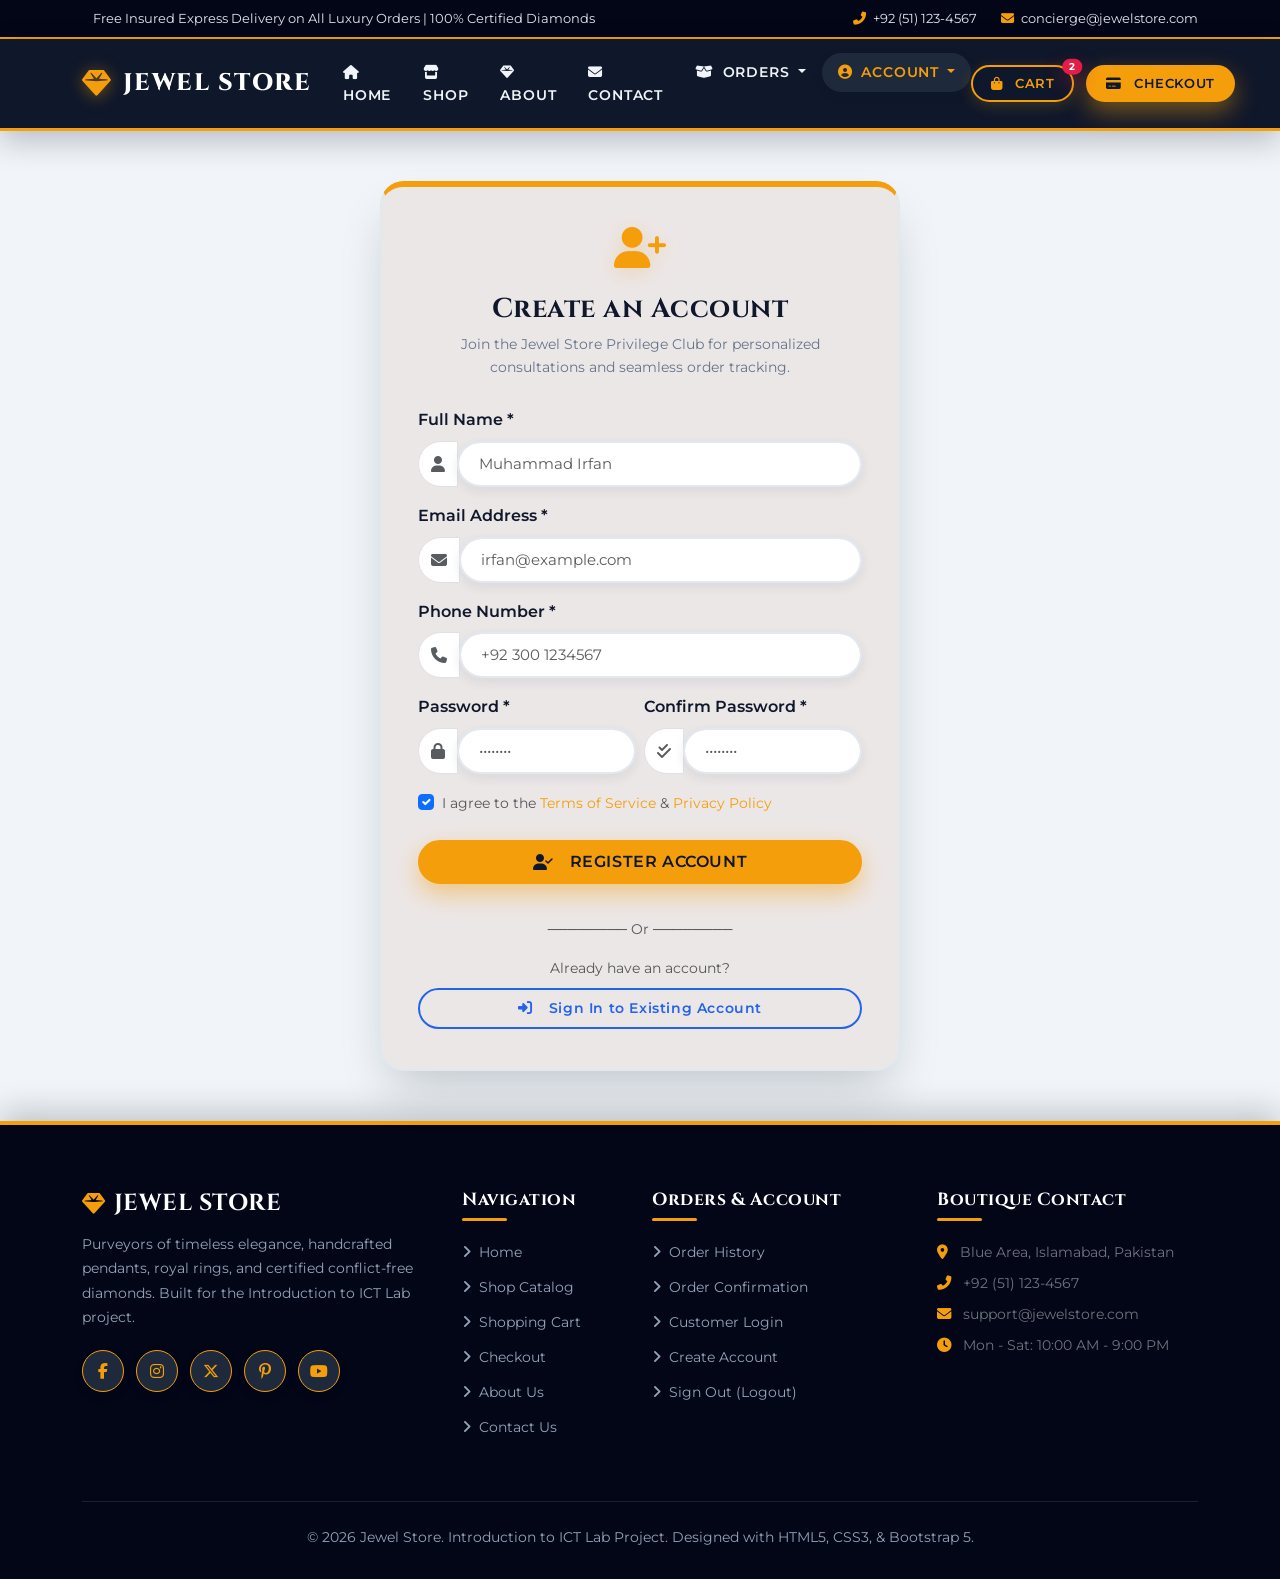
<file: register.html>
<!DOCTYPE html>
<html lang="en">
<head>
  <meta charset="UTF-8">
  <meta name="viewport" content="width=device-width, initial-scale=1.0">
  <title>Create Account — Jewel Store</title>
  <!-- Bootstrap 5 CSS CDN -->
  <link href="https://cdn.jsdelivr.net/npm/bootstrap@5.3.3/dist/css/bootstrap.min.css" rel="stylesheet">
  <!-- Font Awesome Icons CDN -->
  <link href="https://cdnjs.cloudflare.com/ajax/libs/font-awesome/6.5.1/css/all.min.css" rel="stylesheet">
  <!-- Custom Stylesheet -->
  <link rel="stylesheet" href="style.css">
</head>
<body>

  <!-- Top Notification Bar -->
  <div class="top-notice-bar d-none d-md-block">
    <div class="container d-flex justify-content-between align-items-center">
      <div>
        <i class="fas fa-sparkles text-gold me-2"></i>
        <span>Free Insured Express Delivery on All Luxury Orders | 100% Certified Diamonds</span>
      </div>
      <div class="d-flex gap-4">
        <span><i class="fas fa-phone-alt text-gold me-1"></i> +92 (51) 123-4567</span>
        <span><i class="fas fa-envelope text-gold me-1"></i> concierge@jewelstore.com</span>
      </div>
    </div>
  </div>

  <!-- Main Navigation Bar -->
  <nav class="navbar navbar-expand-lg navbar-dark navbar-jewel">
    <div class="container">
      <a class="navbar-brand" href="index.html">
        <i class="fas fa-gem gem-icon"></i>
        <span>JEWEL STORE</span>
      </a>

      <button class="navbar-toggler border-gold" type="button" data-bs-toggle="collapse" data-bs-target="#jewelNavbar" aria-controls="jewelNavbar" aria-expanded="false" aria-label="Toggle navigation">
        <span class="navbar-toggler-icon"></span>
      </button>

      <div class="collapse navbar-collapse" id="jewelNavbar">
        <ul class="navbar-nav mx-auto mb-2 mb-lg-0">
          <li class="nav-item">
            <a class="nav-link" href="index.html"><i class="fas fa-home me-1"></i> Home</a>
          </li>
          <li class="nav-item">
            <a class="nav-link" href="shop.html"><i class="fas fa-store me-1"></i> Shop</a>
          </li>
          <li class="nav-item">
            <a class="nav-link" href="about.html"><i class="fas fa-gem me-1"></i> About</a>
          </li>
          <li class="nav-item">
            <a class="nav-link" href="contact.html"><i class="fas fa-envelope me-1"></i> Contact</a>
          </li>
          <!-- Orders Menu -->
          <li class="nav-item dropdown">
            <a class="nav-link dropdown-toggle" href="#" id="ordersDropdown" role="button" data-bs-toggle="dropdown" aria-expanded="false">
              <i class="fas fa-box-open me-1"></i> Orders
            </a>
            <ul class="dropdown-menu" aria-labelledby="ordersDropdown">
              <li><a class="dropdown-item" href="order-history.html"><i class="fas fa-history text-gold me-2"></i> Order History</a></li>
              <li><a class="dropdown-item" href="order-confirmation.html"><i class="fas fa-file-invoice text-gold me-2"></i> Order Confirmation</a></li>
            </ul>
          </li>
          <!-- Account Menu -->
          <li class="nav-item dropdown">
            <a class="nav-link dropdown-toggle active" href="#" id="accountDropdown" role="button" data-bs-toggle="dropdown" aria-expanded="false">
              <i class="fas fa-user-circle me-1"></i> Account
            </a>
            <ul class="dropdown-menu" aria-labelledby="accountDropdown">
              <li><a class="dropdown-item" href="login.html"><i class="fas fa-sign-in-alt text-gold me-2"></i> Login</a></li>
              <li><a class="dropdown-item active" href="register.html"><i class="fas fa-user-plus text-gold me-2"></i> Register</a></li>
              <li><hr class="dropdown-divider"></li>
              <li><a class="dropdown-item text-danger" href="login.html"><i class="fas fa-sign-out-alt me-2"></i> Logout</a></li>
            </ul>
          </li>
        </ul>

        <!-- Right Quick Actions -->
        <div class="nav-actions-wrapper">
          <a href="cart.html" class="btn btn-outline-gold position-relative btn-sm" title="Shopping Cart">
            <i class="fas fa-shopping-bag me-1"></i> Cart
            <span class="position-absolute top-0 start-100 translate-middle badge rounded-pill bg-danger">2</span>
          </a>
          <a href="checkout.html" class="btn btn-gold btn-sm d-none d-sm-inline-flex">
            <i class="fas fa-credit-card me-1"></i> Checkout
          </a>
        </div>
      </div>
    </div>
  </nav>

  <!-- Register Form Section -->
  <main class="auth-wrapper">
    <div class="auth-card">
      <div class="brand-emblem">
        <i class="fas fa-user-plus"></i>
      </div>
      <h3>Create an Account</h3>
      <p class="auth-subtitle">Join the Jewel Store Privilege Club for personalized consultations and seamless order tracking.</p>

      <form action="login.html" method="get">
        <div class="mb-3">
          <label class="form-label fw-semibold">Full Name *</label>
          <div class="input-group">
            <span class="input-group-text bg-white text-muted"><i class="fas fa-user"></i></span>
            <input type="text" class="form-control" placeholder="Muhammad Irfan" required>
          </div>
        </div>

        <div class="mb-3">
          <label class="form-label fw-semibold">Email Address *</label>
          <div class="input-group">
            <span class="input-group-text bg-white text-muted"><i class="fas fa-envelope"></i></span>
            <input type="email" class="form-control" placeholder="irfan@example.com" required>
          </div>
        </div>

        <div class="mb-3">
          <label class="form-label fw-semibold">Phone Number *</label>
          <div class="input-group">
            <span class="input-group-text bg-white text-muted"><i class="fas fa-phone"></i></span>
            <input type="tel" class="form-control" placeholder="+92 300 1234567" required>
          </div>
        </div>

        <div class="row g-2 mb-3">
          <div class="col-md-6">
            <label class="form-label fw-semibold">Password *</label>
            <div class="input-group">
              <span class="input-group-text bg-white text-muted"><i class="fas fa-lock"></i></span>
              <input type="password" class="form-control" placeholder="••••••••" required>
            </div>
          </div>
          <div class="col-md-6">
            <label class="form-label fw-semibold">Confirm Password *</label>
            <div class="input-group">
              <span class="input-group-text bg-white text-muted"><i class="fas fa-check-double"></i></span>
              <input type="password" class="form-control" placeholder="••••••••" required>
            </div>
          </div>
        </div>

        <div class="form-check mb-4">
          <input class="form-check-input" type="checkbox" id="termsAgree" checked required>
          <label class="form-check-label small text-muted" for="termsAgree">
            I agree to the <a href="#" class="text-gold">Terms of Service</a> &amp; <a href="#" class="text-gold">Privacy Policy</a>
          </label>
        </div>

        <!-- Static Register Action Button -->
        <a href="login.html" class="btn btn-gold w-100 py-2 fs-6 mb-3">
          <i class="fas fa-user-check me-2"></i> Register Account
        </a>

        <div class="text-center my-3">
          <span class="text-muted small">──────── Or ────────</span>
        </div>

        <div class="text-center">
          <p class="text-muted small mb-2">Already have an account?</p>
          <a href="login.html" class="btn btn-outline-navy w-100 py-2">
            <i class="fas fa-sign-in-alt me-2"></i> Sign In to Existing Account
          </a>
        </div>
      </form>
    </div>
  </main>

  <!-- Main Footer -->
  <footer class="footer-jewel">
    <div class="container">
      <div class="row g-4">
        <!-- Brand Info -->
        <div class="col-lg-4 col-md-6 footer-brand">
          <h4 class="d-flex align-items-center text-white">
            <i class="fas fa-gem text-gold me-2"></i> JEWEL STORE
          </h4>
          <p>
            Purveyors of timeless elegance, handcrafted pendants, royal rings, and certified conflict-free diamonds. Built for the Introduction to ICT Lab project.
          </p>
          <div class="social-links-list">
            <a href="#" class="social-icon-btn" title="Facebook"><i class="fab fa-facebook-f"></i></a>
            <a href="#" class="social-icon-btn" title="Instagram"><i class="fab fa-instagram"></i></a>
            <a href="#" class="social-icon-btn" title="Twitter"><i class="fab fa-x-twitter"></i></a>
            <a href="#" class="social-icon-btn" title="Pinterest"><i class="fab fa-pinterest-p"></i></a>
            <a href="#" class="social-icon-btn" title="YouTube"><i class="fab fa-youtube"></i></a>
          </div>
        </div>

        <!-- Quick Links -->
        <div class="col-lg-2 col-md-6 footer-widget">
          <h5>Navigation</h5>
          <ul class="footer-links">
            <li><a href="index.html"><i class="fas fa-angle-right"></i> Home</a></li>
            <li><a href="shop.html"><i class="fas fa-angle-right"></i> Shop Catalog</a></li>
            <li><a href="cart.html"><i class="fas fa-angle-right"></i> Shopping Cart</a></li>
            <li><a href="checkout.html"><i class="fas fa-angle-right"></i> Checkout</a></li>
            <li><a href="about.html"><i class="fas fa-angle-right"></i> About Us</a></li>
            <li><a href="contact.html"><i class="fas fa-angle-right"></i> Contact Us</a></li>
          </ul>
        </div>

        <!-- Orders & Account -->
        <div class="col-lg-3 col-md-6 footer-widget">
          <h5>Orders &amp; Account</h5>
          <ul class="footer-links">
            <li><a href="order-history.html"><i class="fas fa-angle-right"></i> Order History</a></li>
            <li><a href="order-confirmation.html"><i class="fas fa-angle-right"></i> Order Confirmation</a></li>
            <li><a href="login.html"><i class="fas fa-angle-right"></i> Customer Login</a></li>
            <li><a href="register.html"><i class="fas fa-angle-right"></i> Create Account</a></li>
            <li><a href="login.html"><i class="fas fa-angle-right"></i> Sign Out (Logout)</a></li>
          </ul>
        </div>

        <!-- Contact & Hours -->
        <div class="col-lg-3 col-md-6 footer-widget">
          <h5>Boutique Contact</h5>
          <p class="mb-2 text-secondary"><i class="fas fa-map-marker-alt text-gold me-2"></i> Blue Area, Islamabad, Pakistan</p>
          <p class="mb-2 text-secondary"><i class="fas fa-phone-alt text-gold me-2"></i> +92 (51) 123-4567</p>
          <p class="mb-2 text-secondary"><i class="fas fa-envelope text-gold me-2"></i> support@jewelstore.com</p>
          <p class="text-secondary"><i class="fas fa-clock text-gold me-2"></i> Mon - Sat: 10:00 AM - 9:00 PM</p>
        </div>
      </div>

      <div class="footer-bottom">
        <p class="mb-0">
          &copy; 2026 Jewel Store. Introduction to ICT Lab Project. Designed with HTML5, CSS3, &amp; Bootstrap 5.
        </p>
      </div>
    </div>
  </footer>

  <!-- Bootstrap 5 JS Bundle CDN -->
  <script src="https://cdn.jsdelivr.net/npm/bootstrap@5.3.3/dist/js/bootstrap.bundle.min.js"></script>
</body>
</html>
</file>
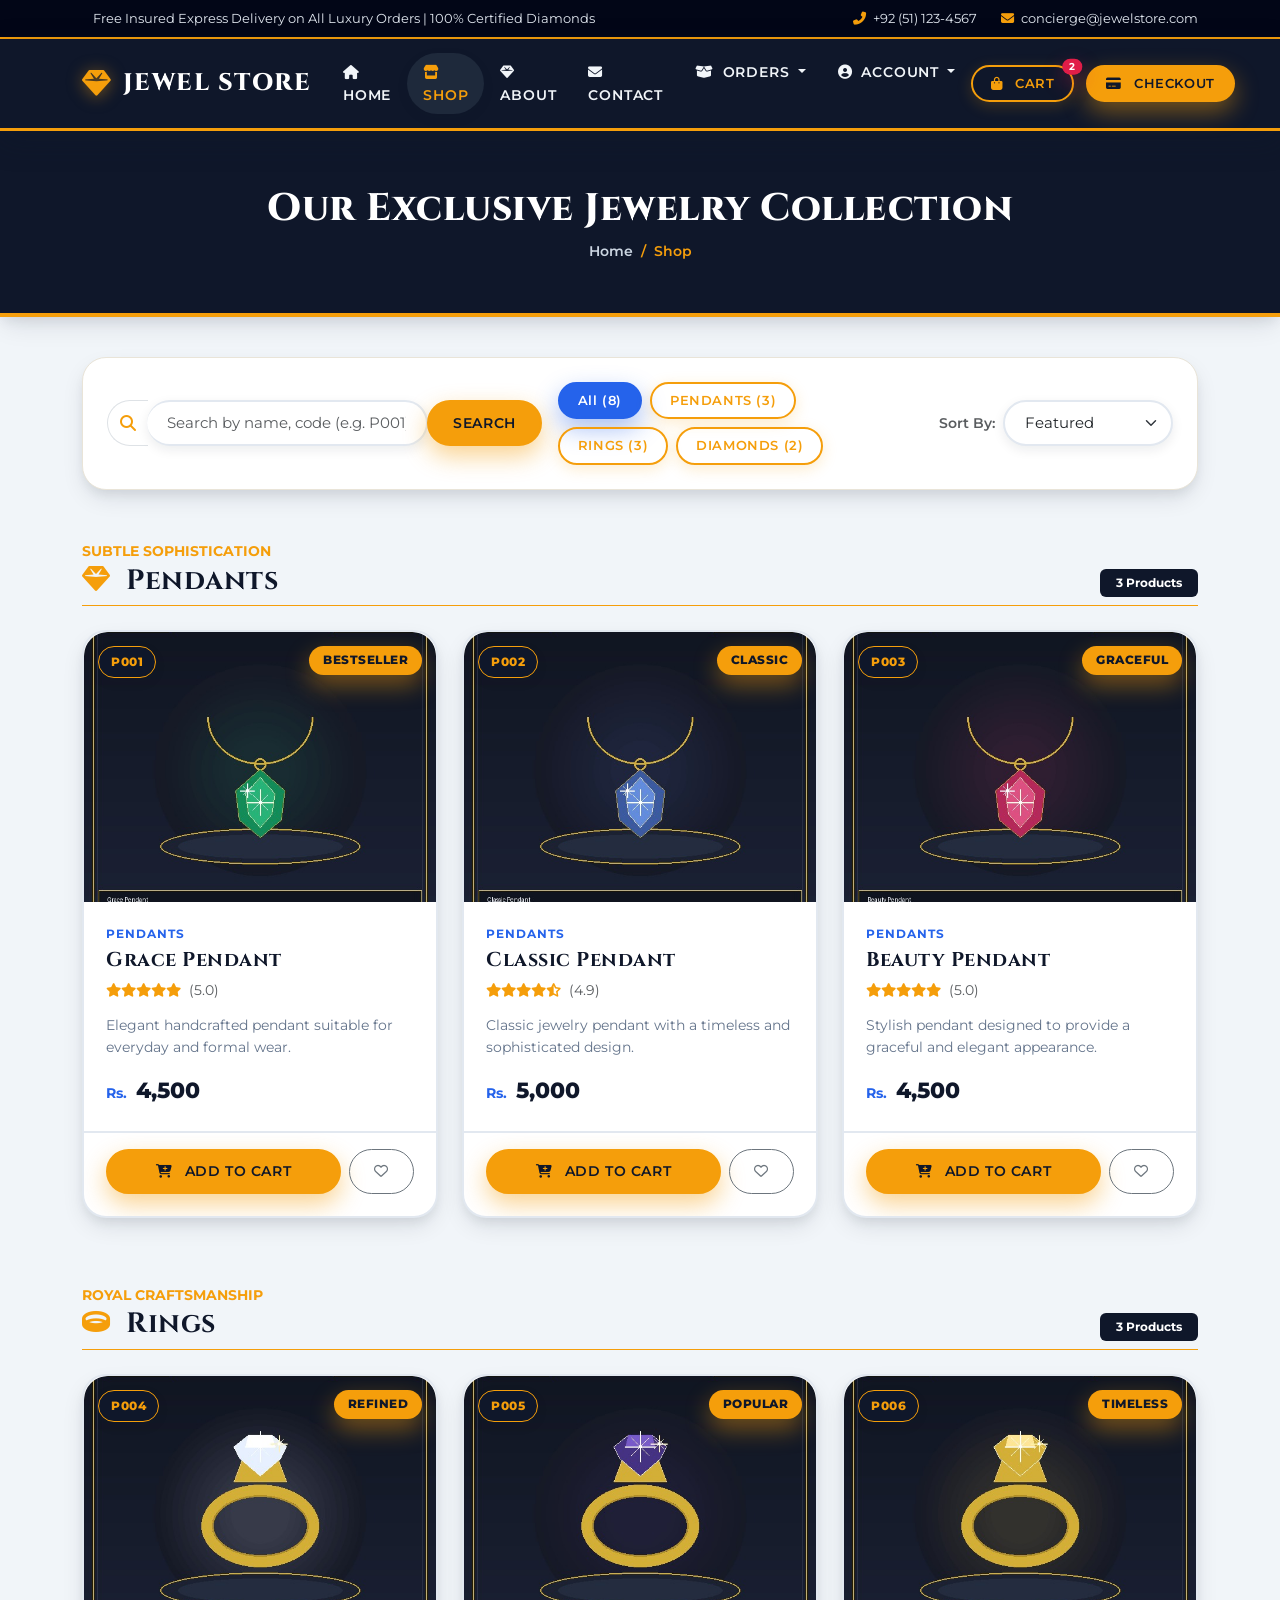
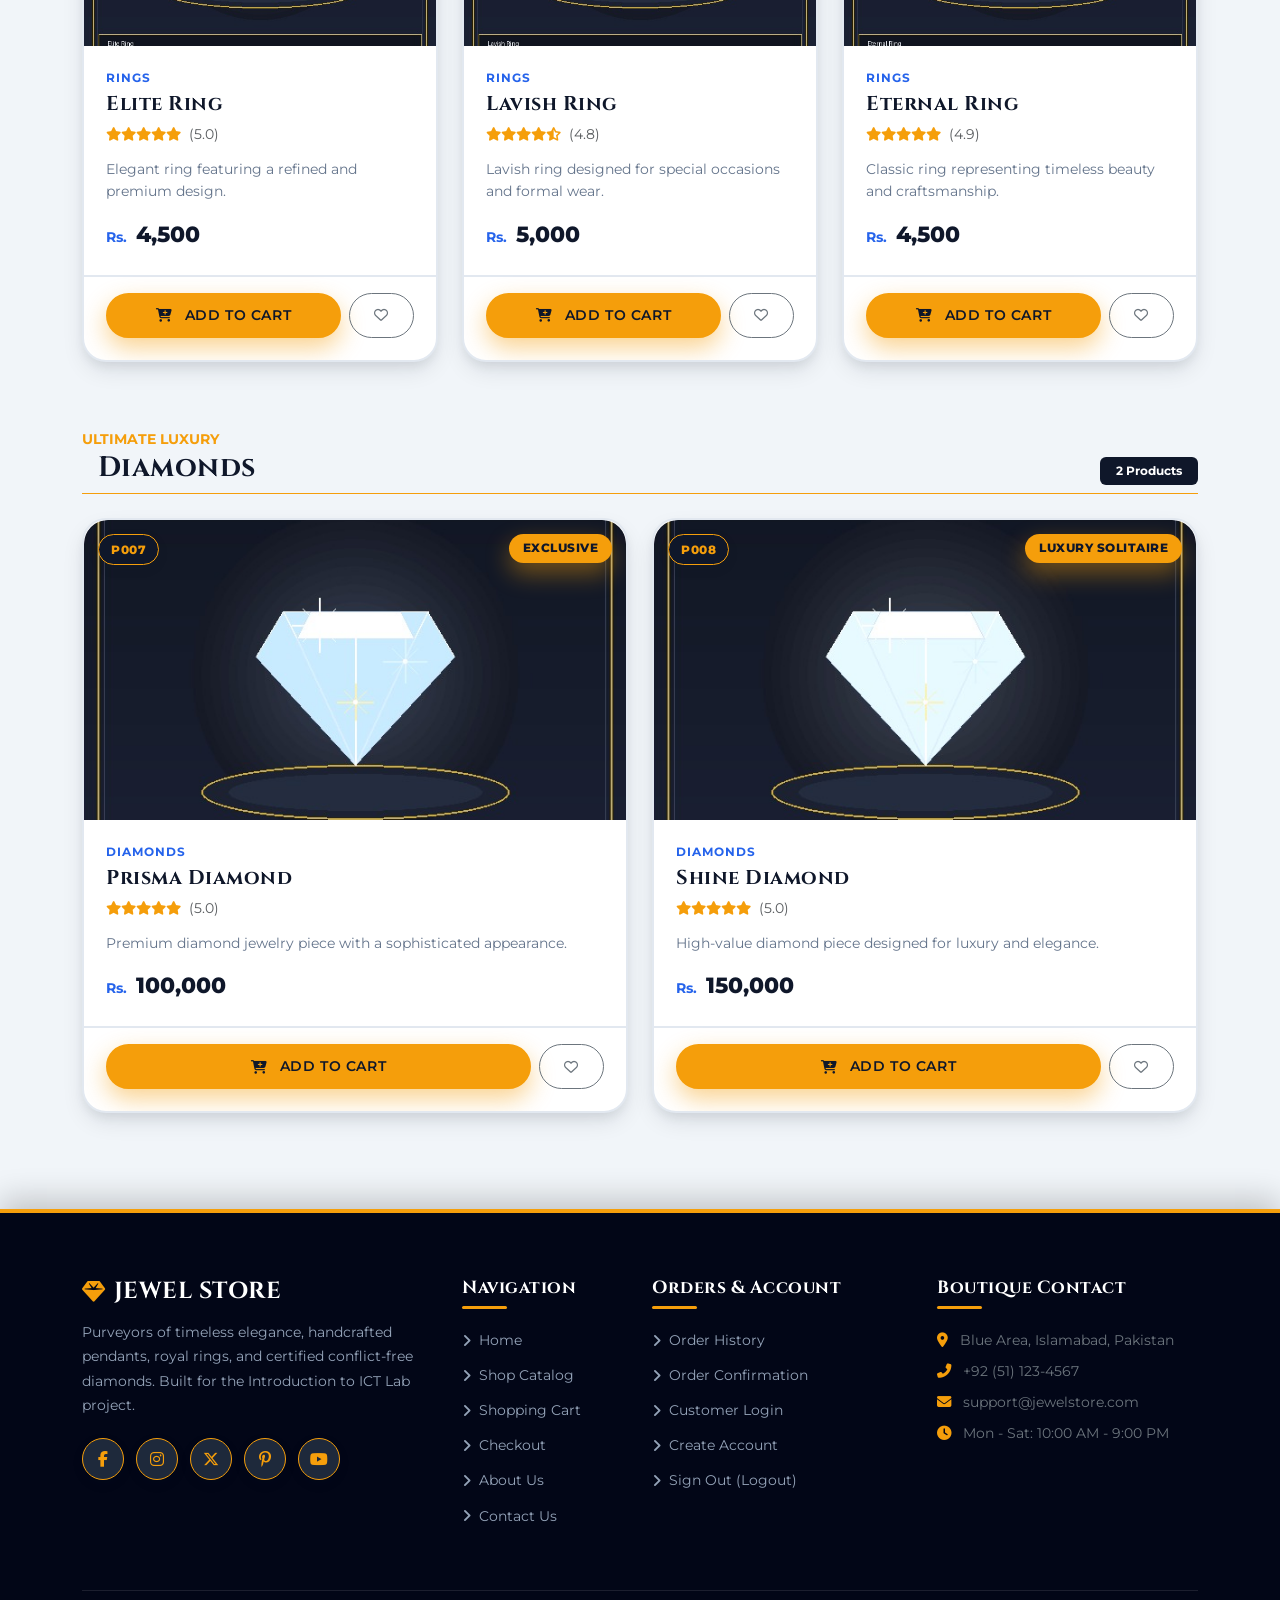
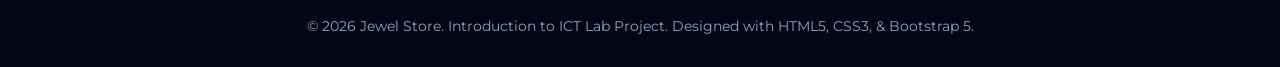
<file: shop.html>
<!DOCTYPE html>
<html lang="en">
<head>
  <meta charset="UTF-8">
  <meta name="viewport" content="width=device-width, initial-scale=1.0">
  <title>Shop All Jewelry — Jewel Store Catalog</title>
  <!-- Bootstrap 5 CSS CDN -->
  <link href="https://cdn.jsdelivr.net/npm/bootstrap@5.3.3/dist/css/bootstrap.min.css" rel="stylesheet">
  <!-- Font Awesome Icons CDN -->
  <link href="https://cdnjs.cloudflare.com/ajax/libs/font-awesome/6.5.1/css/all.min.css" rel="stylesheet">
  <!-- Custom Stylesheet -->
  <link rel="stylesheet" href="style.css">
</head>
<body>

  <!-- Top Notification Bar -->
  <div class="top-notice-bar d-none d-md-block">
    <div class="container d-flex justify-content-between align-items-center">
      <div>
        <i class="fas fa-sparkles text-gold me-2"></i>
        <span>Free Insured Express Delivery on All Luxury Orders | 100% Certified Diamonds</span>
      </div>
      <div class="d-flex gap-4">
        <span><i class="fas fa-phone-alt text-gold me-1"></i> +92 (51) 123-4567</span>
        <span><i class="fas fa-envelope text-gold me-1"></i> concierge@jewelstore.com</span>
      </div>
    </div>
  </div>

  <!-- Main Navigation Bar -->
  <nav class="navbar navbar-expand-lg navbar-dark navbar-jewel">
    <div class="container">
      <a class="navbar-brand" href="index.html">
        <i class="fas fa-gem gem-icon"></i>
        <span>JEWEL STORE</span>
      </a>

      <button class="navbar-toggler border-gold" type="button" data-bs-toggle="collapse" data-bs-target="#jewelNavbar" aria-controls="jewelNavbar" aria-expanded="false" aria-label="Toggle navigation">
        <span class="navbar-toggler-icon"></span>
      </button>

      <div class="collapse navbar-collapse" id="jewelNavbar">
        <ul class="navbar-nav mx-auto mb-2 mb-lg-0">
          <li class="nav-item">
            <a class="nav-link" href="index.html"><i class="fas fa-home me-1"></i> Home</a>
          </li>
          <li class="nav-item">
            <a class="nav-link active" href="shop.html"><i class="fas fa-store me-1"></i> Shop</a>
          </li>
          <li class="nav-item">
            <a class="nav-link" href="about.html"><i class="fas fa-gem me-1"></i> About</a>
          </li>
          <li class="nav-item">
            <a class="nav-link" href="contact.html"><i class="fas fa-envelope me-1"></i> Contact</a>
          </li>
          <!-- Orders Menu -->
          <li class="nav-item dropdown">
            <a class="nav-link dropdown-toggle" href="#" id="ordersDropdown" role="button" data-bs-toggle="dropdown" aria-expanded="false">
              <i class="fas fa-box-open me-1"></i> Orders
            </a>
            <ul class="dropdown-menu" aria-labelledby="ordersDropdown">
              <li><a class="dropdown-item" href="order-history.html"><i class="fas fa-history text-gold me-2"></i> Order History</a></li>
              <li><a class="dropdown-item" href="order-confirmation.html"><i class="fas fa-file-invoice text-gold me-2"></i> Order Confirmation</a></li>
            </ul>
          </li>
          <!-- Account Menu -->
          <li class="nav-item dropdown">
            <a class="nav-link dropdown-toggle" href="#" id="accountDropdown" role="button" data-bs-toggle="dropdown" aria-expanded="false">
              <i class="fas fa-user-circle me-1"></i> Account
            </a>
            <ul class="dropdown-menu" aria-labelledby="accountDropdown">
              <li><a class="dropdown-item" href="login.html"><i class="fas fa-sign-in-alt text-gold me-2"></i> Login</a></li>
              <li><a class="dropdown-item" href="register.html"><i class="fas fa-user-plus text-gold me-2"></i> Register</a></li>
              <li><hr class="dropdown-divider"></li>
              <li><a class="dropdown-item text-danger" href="login.html"><i class="fas fa-sign-out-alt me-2"></i> Logout</a></li>
            </ul>
          </li>
        </ul>

        <!-- Right Quick Actions -->
        <div class="nav-actions-wrapper">
          <a href="cart.html" class="btn btn-outline-gold position-relative btn-sm" title="Shopping Cart">
            <i class="fas fa-shopping-bag me-1"></i> Cart
            <span class="position-absolute top-0 start-100 translate-middle badge rounded-pill bg-danger">2</span>
          </a>
          <a href="checkout.html" class="btn btn-gold btn-sm d-none d-sm-inline-flex">
            <i class="fas fa-credit-card me-1"></i> Checkout
          </a>
        </div>
      </div>
    </div>
  </nav>

  <!-- Page Title Banner -->
  <div class="page-title-banner">
    <div class="container text-center">
      <h1>Our Exclusive Jewelry Collection</h1>
      <nav aria-label="breadcrumb">
        <ol class="breadcrumb justify-content-center">
          <li class="breadcrumb-item"><a href="index.html">Home</a></li>
          <li class="breadcrumb-item active" aria-current="page">Shop</li>
        </ol>
      </nav>
    </div>
  </div>

  <!-- Shop Filters & Search Section -->
  <section class="mb-5">
    <div class="container">
      <div class="card border-0 shadow-sm p-4 rounded-3" style="background-color: #fff; border: 1px solid #e9e4d8 !important;">
        <div class="row g-3 align-items-center">
          <!-- Static Search Input -->
          <div class="col-lg-5 col-md-6">
            <div class="input-group">
              <span class="input-group-text bg-white border-end-0 text-gold">
                <i class="fas fa-search"></i>
              </span>
              <input type="text" class="form-control border-start-0" placeholder="Search by name, code (e.g. P001), or stone...">
              <button class="btn btn-gold" type="button">Search</button>
            </div>
          </div>

          <!-- Category Quick Jump Filters (Static) -->
          <div class="col-lg-4 col-md-6">
            <div class="d-flex flex-wrap gap-2">
              <a href="#all" class="btn btn-navy btn-sm">All (8)</a>
              <a href="#pendants" class="btn btn-outline-gold btn-sm">Pendants (3)</a>
              <a href="#rings" class="btn btn-outline-gold btn-sm">Rings (3)</a>
              <a href="#diamonds" class="btn btn-outline-gold btn-sm">Diamonds (2)</a>
            </div>
          </div>

          <!-- Sort Selector (Static UI) -->
          <div class="col-lg-3 col-md-12 text-lg-end">
            <div class="d-flex align-items-center justify-content-lg-end gap-2">
              <label class="form-label mb-0 small text-muted text-nowrap fw-semibold">Sort By:</label>
              <select class="form-select form-select-sm" style="max-width: 170px;">
                <option selected>Featured</option>
                <option value="price-asc">Price: Low to High</option>
                <option value="price-desc">Price: High to Low</option>
                <option value="newest">Newest Arrivals</option>
              </select>
            </div>
          </div>
        </div>
      </div>
    </div>
  </section>

  <!-- Main Catalog Content -->
  <main class="container mb-5 pb-4" id="all">

    <!-- ==========================================
         SECTION 1: PENDANTS
         ========================================== -->
    <section class="mb-5" id="pendants">
      <div class="d-flex justify-content-between align-items-end mb-4 border-bottom pb-2 border-gold">
        <div>
          <span class="text-gold fw-bold text-uppercase small tracking-wider">Subtle Sophistication</span>
          <h2 class="h3 fw-bold mb-0 text-navy-dark"><i class="fas fa-gem text-gold me-2"></i> Pendants</h2>
        </div>
        <span class="badge bg-navy-dark text-gold px-3 py-2">3 Products</span>
      </div>

      <div class="row g-4">
        <!-- Pendant 1: Grace Pendant (P001) -->
        <div class="col-md-6 col-lg-4">
          <div class="product-card">
            <div class="product-img-wrapper">
              <span class="product-badge-code">P001</span>
              <span class="product-badge-tag">Bestseller</span>
              <img src="pendant 1.jpg" alt="Grace Pendant">
            </div>
            <div class="card-body">
              <span class="product-category">Pendants</span>
              <h3 class="product-title">Grace Pendant</h3>
              <div class="rating-stars">
                <i class="fas fa-star"></i><i class="fas fa-star"></i><i class="fas fa-star"></i><i class="fas fa-star"></i><i class="fas fa-star"></i>
                <span class="text-muted ms-1">(5.0)</span>
              </div>
              <p class="product-desc">Elegant handcrafted pendant suitable for everyday and formal wear.</p>
              <div class="product-price">
                <span class="currency">Rs.</span> 4,500
              </div>
            </div>
            <div class="card-footer d-flex gap-2">
              <a href="cart.html" class="btn btn-gold flex-grow-1">
                <i class="fas fa-cart-plus me-1"></i> Add to Cart
              </a>
              <button class="btn btn-outline-secondary" type="button" title="Add to Wishlist">
                <i class="far fa-heart"></i>
              </button>
            </div>
          </div>
        </div>

        <!-- Pendant 2: Classic Pendant (P002) -->
        <div class="col-md-6 col-lg-4">
          <div class="product-card">
            <div class="product-img-wrapper">
              <span class="product-badge-code">P002</span>
              <span class="product-badge-tag">Classic</span>
              <img src="pendant 2.jpg" alt="Classic Pendant">
            </div>
            <div class="card-body">
              <span class="product-category">Pendants</span>
              <h3 class="product-title">Classic Pendant</h3>
              <div class="rating-stars">
                <i class="fas fa-star"></i><i class="fas fa-star"></i><i class="fas fa-star"></i><i class="fas fa-star"></i><i class="fas fa-star-half-alt"></i>
                <span class="text-muted ms-1">(4.9)</span>
              </div>
              <p class="product-desc">Classic jewelry pendant with a timeless and sophisticated design.</p>
              <div class="product-price">
                <span class="currency">Rs.</span> 5,000
              </div>
            </div>
            <div class="card-footer d-flex gap-2">
              <a href="cart.html" class="btn btn-gold flex-grow-1">
                <i class="fas fa-cart-plus me-1"></i> Add to Cart
              </a>
              <button class="btn btn-outline-secondary" type="button" title="Add to Wishlist">
                <i class="far fa-heart"></i>
              </button>
            </div>
          </div>
        </div>

        <!-- Pendant 3: Beauty Pendant (P003) -->
        <div class="col-md-6 col-lg-4">
          <div class="product-card">
            <div class="product-img-wrapper">
              <span class="product-badge-code">P003</span>
              <span class="product-badge-tag">Graceful</span>
              <!-- Image filename as requested: pendat 3.jpg -->
              <img src="pendat 3.jpg" alt="Beauty Pendant">
            </div>
            <div class="card-body">
              <span class="product-category">Pendants</span>
              <h3 class="product-title">Beauty Pendant</h3>
              <div class="rating-stars">
                <i class="fas fa-star"></i><i class="fas fa-star"></i><i class="fas fa-star"></i><i class="fas fa-star"></i><i class="fas fa-star"></i>
                <span class="text-muted ms-1">(5.0)</span>
              </div>
              <p class="product-desc">Stylish pendant designed to provide a graceful and elegant appearance.</p>
              <div class="product-price">
                <span class="currency">Rs.</span> 4,500
              </div>
            </div>
            <div class="card-footer d-flex gap-2">
              <a href="cart.html" class="btn btn-gold flex-grow-1">
                <i class="fas fa-cart-plus me-1"></i> Add to Cart
              </a>
              <button class="btn btn-outline-secondary" type="button" title="Add to Wishlist">
                <i class="far fa-heart"></i>
              </button>
            </div>
          </div>
        </div>
      </div>
    </section>

    <!-- ==========================================
         SECTION 2: RINGS
         ========================================== -->
    <section class="mb-5 pt-3" id="rings">
      <div class="d-flex justify-content-between align-items-end mb-4 border-bottom pb-2 border-gold">
        <div>
          <span class="text-gold fw-bold text-uppercase small tracking-wider">Royal Craftsmanship</span>
          <h2 class="h3 fw-bold mb-0 text-navy-dark"><i class="fas fa-ring text-gold me-2"></i> Rings</h2>
        </div>
        <span class="badge bg-navy-dark text-gold px-3 py-2">3 Products</span>
      </div>

      <div class="row g-4">
        <!-- Ring 1: Elite Ring (P004) -->
        <div class="col-md-6 col-lg-4">
          <div class="product-card">
            <div class="product-img-wrapper">
              <span class="product-badge-code">P004</span>
              <span class="product-badge-tag">Refined</span>
              <img src="ring 1.jpg" alt="Elite Ring">
            </div>
            <div class="card-body">
              <span class="product-category">Rings</span>
              <h3 class="product-title">Elite Ring</h3>
              <div class="rating-stars">
                <i class="fas fa-star"></i><i class="fas fa-star"></i><i class="fas fa-star"></i><i class="fas fa-star"></i><i class="fas fa-star"></i>
                <span class="text-muted ms-1">(5.0)</span>
              </div>
              <p class="product-desc">Elegant ring featuring a refined and premium design.</p>
              <div class="product-price">
                <span class="currency">Rs.</span> 4,500
              </div>
            </div>
            <div class="card-footer d-flex gap-2">
              <a href="cart.html" class="btn btn-gold flex-grow-1">
                <i class="fas fa-cart-plus me-1"></i> Add to Cart
              </a>
              <button class="btn btn-outline-secondary" type="button" title="Add to Wishlist">
                <i class="far fa-heart"></i>
              </button>
            </div>
          </div>
        </div>

        <!-- Ring 2: Lavish Ring (P005) -->
        <div class="col-md-6 col-lg-4">
          <div class="product-card">
            <div class="product-img-wrapper">
              <span class="product-badge-code">P005</span>
              <span class="product-badge-tag">Popular</span>
              <img src="ring 2.jpg" alt="Lavish Ring">
            </div>
            <div class="card-body">
              <span class="product-category">Rings</span>
              <h3 class="product-title">Lavish Ring</h3>
              <div class="rating-stars">
                <i class="fas fa-star"></i><i class="fas fa-star"></i><i class="fas fa-star"></i><i class="fas fa-star"></i><i class="fas fa-star-half-alt"></i>
                <span class="text-muted ms-1">(4.8)</span>
              </div>
              <p class="product-desc">Lavish ring designed for special occasions and formal wear.</p>
              <div class="product-price">
                <span class="currency">Rs.</span> 5,000
              </div>
            </div>
            <div class="card-footer d-flex gap-2">
              <a href="cart.html" class="btn btn-gold flex-grow-1">
                <i class="fas fa-cart-plus me-1"></i> Add to Cart
              </a>
              <button class="btn btn-outline-secondary" type="button" title="Add to Wishlist">
                <i class="far fa-heart"></i>
              </button>
            </div>
          </div>
        </div>

        <!-- Ring 3: Eternal Ring (P006) -->
        <div class="col-md-6 col-lg-4">
          <div class="product-card">
            <div class="product-img-wrapper">
              <span class="product-badge-code">P006</span>
              <span class="product-badge-tag">Timeless</span>
              <img src="ring 3.jpg" alt="Eternal Ring">
            </div>
            <div class="card-body">
              <span class="product-category">Rings</span>
              <h3 class="product-title">Eternal Ring</h3>
              <div class="rating-stars">
                <i class="fas fa-star"></i><i class="fas fa-star"></i><i class="fas fa-star"></i><i class="fas fa-star"></i><i class="fas fa-star"></i>
                <span class="text-muted ms-1">(4.9)</span>
              </div>
              <p class="product-desc">Classic ring representing timeless beauty and craftsmanship.</p>
              <div class="product-price">
                <span class="currency">Rs.</span> 4,500
              </div>
            </div>
            <div class="card-footer d-flex gap-2">
              <a href="cart.html" class="btn btn-gold flex-grow-1">
                <i class="fas fa-cart-plus me-1"></i> Add to Cart
              </a>
              <button class="btn btn-outline-secondary" type="button" title="Add to Wishlist">
                <i class="far fa-heart"></i>
              </button>
            </div>
          </div>
        </div>
      </div>
    </section>

    <!-- ==========================================
         SECTION 3: DIAMONDS
         ========================================== -->
    <section class="mb-4 pt-3" id="diamonds">
      <div class="d-flex justify-content-between align-items-end mb-4 border-bottom pb-2 border-gold">
        <div>
          <span class="text-gold fw-bold text-uppercase small tracking-wider">Ultimate Luxury</span>
          <h2 class="h3 fw-bold mb-0 text-navy-dark"><i class="fas fa-sparkles text-gold me-2"></i> Diamonds</h2>
        </div>
        <span class="badge bg-navy-dark text-gold px-3 py-2">2 Products</span>
      </div>

      <div class="row g-4">
        <!-- Diamond 1: Prisma Diamond (P007) -->
        <div class="col-md-6">
          <div class="product-card">
            <div class="product-img-wrapper" style="height: 300px;">
              <span class="product-badge-code">P007</span>
              <span class="product-badge-tag">Exclusive</span>
              <img src="diam 1.jpg" alt="Prisma Diamond">
            </div>
            <div class="card-body">
              <span class="product-category">Diamonds</span>
              <h3 class="product-title">Prisma Diamond</h3>
              <div class="rating-stars">
                <i class="fas fa-star"></i><i class="fas fa-star"></i><i class="fas fa-star"></i><i class="fas fa-star"></i><i class="fas fa-star"></i>
                <span class="text-muted ms-1">(5.0)</span>
              </div>
              <p class="product-desc">Premium diamond jewelry piece with a sophisticated appearance.</p>
              <div class="product-price">
                <span class="currency">Rs.</span> 100,000
              </div>
            </div>
            <div class="card-footer d-flex gap-2">
              <a href="cart.html" class="btn btn-gold flex-grow-1">
                <i class="fas fa-cart-plus me-1"></i> Add to Cart
              </a>
              <button class="btn btn-outline-secondary" type="button" title="Add to Wishlist">
                <i class="far fa-heart"></i>
              </button>
            </div>
          </div>
        </div>

        <!-- Diamond 2: Shine Diamond (P008) -->
        <div class="col-md-6">
          <div class="product-card">
            <div class="product-img-wrapper" style="height: 300px;">
              <span class="product-badge-code">P008</span>
              <span class="product-badge-tag">Luxury Solitaire</span>
              <img src="diam 2.jpg" alt="Shine Diamond">
            </div>
            <div class="card-body">
              <span class="product-category">Diamonds</span>
              <h3 class="product-title">Shine Diamond</h3>
              <div class="rating-stars">
                <i class="fas fa-star"></i><i class="fas fa-star"></i><i class="fas fa-star"></i><i class="fas fa-star"></i><i class="fas fa-star"></i>
                <span class="text-muted ms-1">(5.0)</span>
              </div>
              <p class="product-desc">High-value diamond piece designed for luxury and elegance.</p>
              <div class="product-price">
                <span class="currency">Rs.</span> 150,000
              </div>
            </div>
            <div class="card-footer d-flex gap-2">
              <a href="cart.html" class="btn btn-gold flex-grow-1">
                <i class="fas fa-cart-plus me-1"></i> Add to Cart
              </a>
              <button class="btn btn-outline-secondary" type="button" title="Add to Wishlist">
                <i class="far fa-heart"></i>
              </button>
            </div>
          </div>
        </div>
      </div>
    </section>

  </main>

  <!-- Main Footer -->
  <footer class="footer-jewel">
    <div class="container">
      <div class="row g-4">
        <!-- Brand Info -->
        <div class="col-lg-4 col-md-6 footer-brand">
          <h4 class="d-flex align-items-center text-white">
            <i class="fas fa-gem text-gold me-2"></i> JEWEL STORE
          </h4>
          <p>
            Purveyors of timeless elegance, handcrafted pendants, royal rings, and certified conflict-free diamonds. Built for the Introduction to ICT Lab project.
          </p>
          <div class="social-links-list">
            <a href="#" class="social-icon-btn" title="Facebook"><i class="fab fa-facebook-f"></i></a>
            <a href="#" class="social-icon-btn" title="Instagram"><i class="fab fa-instagram"></i></a>
            <a href="#" class="social-icon-btn" title="Twitter"><i class="fab fa-x-twitter"></i></a>
            <a href="#" class="social-icon-btn" title="Pinterest"><i class="fab fa-pinterest-p"></i></a>
            <a href="#" class="social-icon-btn" title="YouTube"><i class="fab fa-youtube"></i></a>
          </div>
        </div>

        <!-- Quick Links -->
        <div class="col-lg-2 col-md-6 footer-widget">
          <h5>Navigation</h5>
          <ul class="footer-links">
            <li><a href="index.html"><i class="fas fa-angle-right"></i> Home</a></li>
            <li><a href="shop.html"><i class="fas fa-angle-right"></i> Shop Catalog</a></li>
            <li><a href="cart.html"><i class="fas fa-angle-right"></i> Shopping Cart</a></li>
            <li><a href="checkout.html"><i class="fas fa-angle-right"></i> Checkout</a></li>
            <li><a href="about.html"><i class="fas fa-angle-right"></i> About Us</a></li>
            <li><a href="contact.html"><i class="fas fa-angle-right"></i> Contact Us</a></li>
          </ul>
        </div>

        <!-- Orders & Account -->
        <div class="col-lg-3 col-md-6 footer-widget">
          <h5>Orders &amp; Account</h5>
          <ul class="footer-links">
            <li><a href="order-history.html"><i class="fas fa-angle-right"></i> Order History</a></li>
            <li><a href="order-confirmation.html"><i class="fas fa-angle-right"></i> Order Confirmation</a></li>
            <li><a href="login.html"><i class="fas fa-angle-right"></i> Customer Login</a></li>
            <li><a href="register.html"><i class="fas fa-angle-right"></i> Create Account</a></li>
            <li><a href="login.html"><i class="fas fa-angle-right"></i> Sign Out (Logout)</a></li>
          </ul>
        </div>

        <!-- Contact & Hours -->
        <div class="col-lg-3 col-md-6 footer-widget">
          <h5>Boutique Contact</h5>
          <p class="mb-2 text-secondary"><i class="fas fa-map-marker-alt text-gold me-2"></i> Blue Area, Islamabad, Pakistan</p>
          <p class="mb-2 text-secondary"><i class="fas fa-phone-alt text-gold me-2"></i> +92 (51) 123-4567</p>
          <p class="mb-2 text-secondary"><i class="fas fa-envelope text-gold me-2"></i> support@jewelstore.com</p>
          <p class="text-secondary"><i class="fas fa-clock text-gold me-2"></i> Mon - Sat: 10:00 AM - 9:00 PM</p>
        </div>
      </div>

      <div class="footer-bottom">
        <p class="mb-0">
          &copy; 2026 Jewel Store. Introduction to ICT Lab Project. Designed with HTML5, CSS3, &amp; Bootstrap 5.
        </p>
      </div>
    </div>
  </footer>

  <!-- Bootstrap 5 JS Bundle CDN -->
  <script src="https://cdn.jsdelivr.net/npm/bootstrap@5.3.3/dist/js/bootstrap.bundle.min.js"></script>
</body>
</html>
</file>
<file: style.css>
/* ==========================================================================
   Jewel Store - Punchy Round Design Stylesheet
   Introduction to ICT Lab Project
   - Round Design: Pill buttons, rounded cards (24px), rounded inputs (50px)
   - Punchy Solid Colors: High-contrast Gold, Royal Blue, Midnight Navy, Crimson
   - Deep Layered Box Shadows: Elevated cards, glowing button shadows
   - Zero Emojis & Pure Solid Colors (Flat Punchy Styling)
   ========================================================================== */

/* --- Google Fonts Import --- */
@import url('https://fonts.googleapis.com/css2?family=Cinzel:wght@600;700;800;900&family=Montserrat:wght@400;500;600;700;800&display=swap');

:root {
  /* Punchy Solid Color Palette */
  --primary-navy: #0f172a;
  /* Deep Midnight Navy */
  --secondary-navy: #1e293b;
  /* Slate Blue Navy */
  --navy-light: #334155;
  /* Elevated Navy Border */
  --gold-primary: #f59e0b;
  /* Punchy Amber Gold */
  --gold-hover: #d97706;
  /* Deep Punchy Gold */
  --gold-light: #fef3c7;
  /* Soft Gold Tint */
  --gold-subtle: #fffbeb;
  /* Punchy Gold Wash */
  --punchy-blue: #2563eb;
  /* Vibrant Royal Blue */
  --punchy-blue-hover: #1d4ed8;
  /* Deep Royal Blue */
  --punchy-red: #e11d48;
  /* Punchy Crimson */
  --punchy-emerald: #10b981;
  /* Punchy Emerald Green */
  --punchy-purple: #8b5cf6;
  /* Punchy Royal Purple */
  --dark-accent: #020617;
  /* Solid Dark Accent */
  --bg-light: #f1f5f9;
  /* Punchy Clean Light Slate Canvas */
  --card-bg: #ffffff;
  /* Pure Crisp White Card */
  --text-dark: #0f172a;
  /* Punchy High-Contrast Text */
  --text-muted: #64748b;
  /* Crisp Slate Muted Text */
  --border-light: #e2e8f0;
  /* Crisp Border */
  --border-gold: #f59e0b;
  /* Solid Gold Accent Border */

  /* Round Design Variables */
  --radius-pill: 50px;
  --radius-card: 24px;
  --radius-img: 18px;
  --radius-sm: 12px;

  /* Deep Layered Box Shadows */
  --shadow-sm: 0 4px 12px rgba(15, 23, 42, 0.08);
  --shadow-md: 0 10px 25px -4px rgba(15, 23, 42, 0.12), 0 6px 12px -3px rgba(15, 23, 42, 0.08);
  --shadow-lg: 0 20px 35px -5px rgba(15, 23, 42, 0.16), 0 10px 15px -5px rgba(15, 23, 42, 0.1);
  --shadow-hover: 0 24px 45px -6px rgba(15, 23, 42, 0.22), 0 12px 18px -4px rgba(15, 23, 42, 0.12);
  --shadow-gold: 0 10px 25px rgba(245, 158, 11, 0.45);
  --shadow-blue: 0 10px 25px rgba(37, 99, 235, 0.4);
  --shadow-red: 0 8px 20px rgba(225, 29, 72, 0.4);
  --shadow-emerald: 0 8px 20px rgba(16, 185, 129, 0.4);

  --font-heading: 'Cinzel', serif;
  --font-body: 'Montserrat', sans-serif;
  --transition: all 0.3s cubic-bezier(0.4, 0, 0.2, 1);
}

/* --- Base & Reset --- */
* {
  margin: 0;
  padding: 0;
  box-sizing: border-box;
}

body {
  font-family: var(--font-body);
  color: var(--text-dark);
  background-color: var(--bg-light);
  line-height: 1.6;
  overflow-x: hidden;
}

h1,
h2,
h3,
h4,
h5,
h6,
.brand-font {
  font-family: var(--font-heading);
  letter-spacing: 0.5px;
  color: var(--primary-navy);
  font-weight: 700;
}

a {
  text-decoration: none;
  transition: var(--transition);
}

img {
  max-width: 100%;
  height: auto;
  display: block;
}

/* Global rounded overrides for Bootstrap helper classes */
.rounded-3 {
  border-radius: var(--radius-card) !important;
}

.card {
  border-radius: var(--radius-card) !important;
  box-shadow: var(--shadow-md) !important;
  border: 1px solid var(--border-light) !important;
}

/* --- Punchy Solid Utility Classes --- */
.text-gold {
  color: var(--gold-primary) !important;
}

.text-navy-dark {
  color: var(--primary-navy) !important;
}

.bg-gold {
  background-color: var(--gold-primary) !important;
  color: #000 !important;
}

.bg-navy-dark {
  background-color: var(--primary-navy) !important;
  color: #fff !important;
}

.bg-navy-secondary {
  background-color: var(--secondary-navy) !important;
  color: #fff !important;
}

.bg-cream {
  background-color: var(--bg-light) !important;
}

.border-gold {
  border-color: var(--gold-primary) !important;
}

/* --- Round Pill Buttons with Punchy Colors & Shadows --- */
.btn {
  border-radius: var(--radius-pill) !important;
  font-weight: 600;
  font-size: 0.88rem;
  letter-spacing: 0.6px;
  padding: 10px 24px;
  transition: var(--transition);
  display: inline-flex;
  align-items: center;
  justify-content: center;
  gap: 8px;
}

.btn-lg {
  padding: 14px 34px !important;
  font-size: 1rem !important;
  border-radius: var(--radius-pill) !important;
}

.btn-sm {
  padding: 7px 18px !important;
  font-size: 0.82rem !important;
  border-radius: var(--radius-pill) !important;
}

/* Punchy Gold Button */
.btn-gold {
  background-color: var(--gold-primary) !important;
  color: #0f172a !important;
  border: 2px solid var(--gold-primary) !important;
  box-shadow: var(--shadow-gold) !important;
  text-transform: uppercase;
}

.btn-gold:hover {
  background-color: var(--gold-hover) !important;
  border-color: var(--gold-hover) !important;
  color: #ffffff !important;
  box-shadow: 0 14px 30px rgba(245, 158, 11, 0.6) !important;
  transform: translateY(-3px);
}

/* Punchy Outline Gold Button */
.btn-outline-gold {
  background-color: transparent !important;
  color: var(--gold-primary) !important;
  border: 2px solid var(--gold-primary) !important;
  box-shadow: 0 4px 15px rgba(245, 158, 11, 0.2) !important;
  text-transform: uppercase;
}

.btn-outline-gold:hover {
  background-color: var(--gold-primary) !important;
  color: #0f172a !important;
  box-shadow: var(--shadow-gold) !important;
  transform: translateY(-3px);
}

/* Punchy Royal Blue Button */
.btn-navy {
  background-color: var(--punchy-blue) !important;
  color: #ffffff !important;
  border: 2px solid var(--punchy-blue) !important;
  box-shadow: var(--shadow-blue) !important;
}

.btn-navy:hover {
  background-color: var(--punchy-blue-hover) !important;
  border-color: var(--punchy-blue-hover) !important;
  color: #ffffff !important;
  box-shadow: 0 14px 28px rgba(37, 99, 235, 0.55) !important;
  transform: translateY(-3px);
}

.btn-outline-navy {
  background-color: transparent !important;
  color: var(--punchy-blue) !important;
  border: 2px solid var(--punchy-blue) !important;
}

.btn-outline-navy:hover {
  background-color: var(--punchy-blue) !important;
  color: #fff !important;
  box-shadow: var(--shadow-blue) !important;
  transform: translateY(-2px);
}

/* --- Round Form Controls with Shadows --- */
.form-control,
.form-select {
  border-radius: var(--radius-pill) !important;
  border: 2px solid var(--border-light);
  padding: 10px 20px;
  font-size: 0.92rem;
  transition: var(--transition);
  box-shadow: var(--shadow-sm);
}

textarea.form-control {
  border-radius: 18px !important;
  padding: 14px 18px;
}

.form-control:focus,
.form-select:focus {
  border-color: var(--gold-primary);
  box-shadow: 0 0 0 4px rgba(245, 158, 11, 0.2) !important;
  outline: none;
}

.input-group .input-group-text:first-child {
  border-top-left-radius: var(--radius-pill) !important;
  border-bottom-left-radius: var(--radius-pill) !important;
}

.input-group .form-control:last-child {
  border-top-right-radius: var(--radius-pill) !important;
  border-bottom-right-radius: var(--radius-pill) !important;
}

/* --- Top Header Notice Bar (Solid) --- */
.top-notice-bar {
  background-color: var(--dark-accent);
  color: #e2e8f0;
  font-size: 0.82rem;
  padding: 8px 0;
  border-bottom: 2px solid var(--gold-primary);
}

.top-notice-bar a {
  color: #e2e8f0;
}

.top-notice-bar a:hover {
  color: var(--gold-primary);
}

/* --- Main Navigation Bar (Round & Elevated) --- */
.navbar-jewel {
  background-color: var(--primary-navy);
  padding: 14px 0;
  border-bottom: 3px solid var(--gold-primary);
  box-shadow: 0 10px 30px rgba(15, 23, 42, 0.25);
  position: sticky;
  top: 0;
  z-index: 1030;
}

.navbar-brand {
  font-family: var(--font-heading);
  font-size: 1.5rem;
  font-weight: 800;
  color: #ffffff !important;
  letter-spacing: 1.5px;
  display: flex;
  align-items: center;
}

.navbar-brand .gem-icon {
  color: var(--gold-primary);
  font-size: 1.8rem;
  margin-right: 10px;
  filter: drop-shadow(0 2px 8px rgba(245, 158, 11, 0.5));
}

.navbar-jewel .nav-link {
  color: #f1f5f9 !important;
  font-size: 0.88rem;
  font-weight: 600;
  text-transform: uppercase;
  letter-spacing: 0.8px;
  padding: 8px 16px !important;
  border-radius: var(--radius-pill);
  transition: var(--transition);
}

.navbar-jewel .nav-link:hover,
.navbar-jewel .nav-link.active {
  background-color: var(--secondary-navy) !important;
  color: var(--gold-primary) !important;
  box-shadow: var(--shadow-sm);
}

/* Nav Dropdown Menu (Rounded Pill Corners) */
.navbar-jewel .dropdown-menu {
  background-color: var(--secondary-navy);
  border: 2px solid var(--gold-primary);
  border-radius: 18px !important;
  box-shadow: var(--shadow-lg);
  padding: 10px;
  margin-top: 10px;
}

.navbar-jewel .dropdown-item {
  color: #f1f5f9;
  font-size: 0.86rem;
  padding: 10px 18px;
  font-weight: 600;
  border-radius: var(--radius-pill);
  transition: var(--transition);
}

.navbar-jewel .dropdown-item:hover,
.navbar-jewel .dropdown-item.active {
  background-color: var(--gold-primary);
  color: #0f172a;
  box-shadow: var(--shadow-sm);
}

.navbar-jewel .dropdown-divider {
  border-color: rgba(245, 158, 11, 0.3);
}

/* Nav Action Badges & Icons */
.badge.bg-danger {
  background-color: var(--punchy-red) !important;
  box-shadow: var(--shadow-red);
}

.badge.bg-success {
  background-color: var(--punchy-emerald) !important;
  box-shadow: var(--shadow-emerald);
}

.nav-actions-wrapper {
  display: flex;
  align-items: center;
  gap: 12px;
}

/* --- Hero Banner Section (Solid Punchy Overlay) --- */
.hero-banner-section {
  position: relative;
  min-height: 560px;
  background: url('bg img.jpg') center/cover no-repeat;
  display: flex;
  align-items: center;
  color: #fff;
  padding: 85px 0;
}

/* Solid Punchy Overlay */
.hero-overlay {
  position: absolute;
  top: 0;
  left: 0;
  right: 0;
  bottom: 0;
  background-color: rgba(15, 23, 42, 0.86);
}

.hero-content {
  position: relative;
  z-index: 2;
}

.hero-subtitle {
  font-family: var(--font-heading);
  color: #0f172a;
  background-color: var(--gold-primary);
  font-size: 0.95rem;
  font-weight: 800;
  text-transform: uppercase;
  letter-spacing: 1.5px;
  margin-bottom: 18px;
  display: inline-block;
  padding: 6px 18px;
  border-radius: var(--radius-pill);
  box-shadow: var(--shadow-gold);
}

.hero-title {
  color: #ffffff;
  font-size: 3.2rem;
  font-weight: 800;
  line-height: 1.2;
  margin-bottom: 20px;
  text-shadow: 0 4px 15px rgba(0, 0, 0, 0.4);
}

.hero-desc {
  color: #e2e8f0;
  font-size: 1.1rem;
  max-width: 640px;
  margin-bottom: 32px;
}

/* Round Pill Search Bar with Deep Shadow */
.jewelry-search-box {
  background-color: #ffffff;
  padding: 8px 12px;
  border-radius: var(--radius-pill) !important;
  box-shadow: 0 16px 36px rgba(15, 23, 42, 0.25) !important;
  border: 3px solid var(--gold-primary);
}

.jewelry-search-box .form-control {
  border: none !important;
  box-shadow: none !important;
  font-size: 0.95rem;
  padding: 10px 18px;
}

.jewelry-search-box .form-select {
  border: none !important;
  border-left: 2px solid #e2e8f0 !important;
  box-shadow: none !important;
  font-size: 0.9rem;
  color: var(--primary-navy);
  font-weight: 600;
  border-radius: 0 !important;
}

/* --- Features / Value Badges Bar (Round Cards with Shadows) --- */
.features-bar {
  background-color: #ffffff;
  color: var(--text-dark);
  padding: 35px 0;
  border-bottom: 2px solid var(--border-light);
  box-shadow: var(--shadow-md);
}

.feature-item {
  display: flex;
  align-items: center;
  gap: 16px;
  background-color: var(--bg-light);
  padding: 16px 20px;
  border-radius: var(--radius-card);
  box-shadow: var(--shadow-sm);
  border: 1px solid var(--border-light);
  transition: var(--transition);
}

.feature-item:hover {
  transform: translateY(-4px);
  box-shadow: var(--shadow-md);
  border-color: var(--gold-primary);
}

.feature-icon {
  width: 52px;
  height: 52px;
  border-radius: 50% !important;
  background-color: var(--gold-primary);
  color: #0f172a;
  font-size: 1.3rem;
  display: flex;
  align-items: center;
  justify-content: center;
  flex-shrink: 0;
  box-shadow: var(--shadow-gold);
}

.feature-text h6 {
  color: var(--primary-navy);
  font-size: 0.98rem;
  font-weight: 700;
  margin-bottom: 2px;
}

.feature-text p {
  color: var(--text-muted);
  font-size: 0.82rem;
  margin-bottom: 0;
}

/* --- Section Headers --- */
.section-header {
  text-align: center;
  margin-bottom: 45px;
}

.section-header .sub-title {
  font-family: var(--font-heading);
  color: #0f172a;
  background-color: var(--gold-light);
  border: 1.5px solid var(--gold-primary);
  font-size: 0.85rem;
  text-transform: uppercase;
  letter-spacing: 2px;
  font-weight: 700;
  display: inline-block;
  padding: 5px 16px;
  border-radius: var(--radius-pill);
  margin-bottom: 12px;
  box-shadow: var(--shadow-sm);
}

.section-header .main-title {
  font-size: 2.4rem;
  font-weight: 800;
  margin-bottom: 14px;
}

.section-header .divider-gem {
  display: flex;
  align-items: center;
  justify-content: center;
  gap: 16px;
  margin: 0 auto;
  max-width: 220px;
}

.section-header .divider-gem::before,
.section-header .divider-gem::after {
  content: '';
  flex: 1;
  height: 2px;
  background-color: var(--gold-primary);
}

.section-header .divider-gem i {
  color: var(--gold-primary);
  font-size: 1rem;
}

/* --- Round Category Cards with Shadows --- */
.category-card {
  background-color: var(--card-bg);
  border: 2px solid var(--border-light);
  border-radius: var(--radius-card) !important;
  overflow: hidden;
  box-shadow: var(--shadow-md) !important;
  transition: var(--transition);
  position: relative;
  height: 100%;
}

.category-card:hover {
  transform: translateY(-8px);
  box-shadow: var(--shadow-hover) !important;
  border-color: var(--gold-primary);
}

.category-card .card-img-wrap {
  position: relative;
  overflow: hidden;
  height: 250px;
  background-color: var(--primary-navy);
  border-top-left-radius: var(--radius-card);
  border-top-right-radius: var(--radius-card);
}

.category-card .card-img-wrap img {
  width: 100%;
  height: 100%;
  object-fit: cover;
  transition: transform 0.5s ease;
}

.category-card:hover .card-img-wrap img {
  transform: scale(1.08);
}

.category-card .card-body {
  padding: 26px;
  text-align: center;
}

.category-card .cat-title {
  font-size: 1.4rem;
  margin-bottom: 8px;
  font-weight: 700;
}

.category-card .cat-desc {
  font-size: 0.9rem;
  color: var(--text-muted);
  margin-bottom: 20px;
}

/* --- Round Product Cards with Deep Box Shadows --- */
.product-card {
  background: var(--card-bg);
  border: 2px solid var(--border-light);
  border-radius: var(--radius-card) !important;
  overflow: hidden;
  box-shadow: var(--shadow-md) !important;
  transition: var(--transition);
  height: 100%;
  display: flex;
  flex-direction: column;
  position: relative;
}

.product-card:hover {
  transform: translateY(-8px);
  box-shadow: var(--shadow-hover) !important;
  border-color: var(--gold-primary);
}

.product-card .product-img-wrapper {
  position: relative;
  background-color: #0f172a;
  overflow: hidden;
  height: 270px;
  border-top-left-radius: var(--radius-card);
  border-top-right-radius: var(--radius-card);
}

.product-card .product-img-wrapper img {
  width: 100%;
  height: 100%;
  object-fit: cover;
  transition: transform 0.5s ease;
}

.product-card:hover .product-img-wrapper img {
  transform: scale(1.06);
}

/* Punchy Solid Badges (Round Pill) */
.product-badge-code {
  position: absolute;
  top: 14px;
  left: 14px;
  background-color: var(--primary-navy);
  color: var(--gold-primary);
  font-size: 0.76rem;
  font-weight: 800;
  letter-spacing: 0.5px;
  padding: 5px 12px;
  border-radius: var(--radius-pill);
  border: 1.5px solid var(--gold-primary);
  box-shadow: var(--shadow-sm);
  z-index: 2;
}

.product-badge-tag {
  position: absolute;
  top: 14px;
  right: 14px;
  background-color: var(--gold-primary);
  color: #0f172a;
  font-size: 0.74rem;
  font-weight: 800;
  letter-spacing: 0.5px;
  text-transform: uppercase;
  padding: 5px 14px;
  border-radius: var(--radius-pill);
  box-shadow: var(--shadow-gold);
  z-index: 2;
}

.product-card .card-body {
  padding: 22px;
  display: flex;
  flex-direction: column;
  flex-grow: 1;
}

.product-card .product-category {
  font-size: 0.78rem;
  text-transform: uppercase;
  letter-spacing: 1px;
  color: var(--punchy-blue);
  font-weight: 700;
  margin-bottom: 4px;
}

.product-card .product-title {
  font-size: 1.25rem;
  font-weight: 700;
  margin-bottom: 8px;
  color: var(--primary-navy);
}

.product-card .product-desc {
  font-size: 0.88rem;
  color: var(--text-muted);
  margin-bottom: 14px;
  flex-grow: 1;
}

.product-card .rating-stars {
  color: #f59e0b;
  font-size: 0.85rem;
  margin-bottom: 12px;
}

.product-card .product-price {
  font-size: 1.4rem;
  font-weight: 800;
  color: var(--primary-navy);
}

.product-card .product-price .currency {
  font-size: 0.9rem;
  font-weight: 700;
  color: var(--punchy-blue);
  margin-right: 3px;
}

.product-card .card-footer {
  background: transparent;
  border-top: 2px solid var(--border-light);
  padding: 16px 22px 22px;
}

/* --- Page Breadcrumb Banner (Solid Color) --- */
.page-title-banner {
  background-color: var(--primary-navy);
  color: #ffffff;
  padding: 55px 0 50px;
  border-bottom: 4px solid var(--gold-primary);
  margin-bottom: 40px;
  box-shadow: var(--shadow-md);
}

.page-title-banner h1 {
  color: #ffffff;
  font-size: 2.4rem;
  font-weight: 800;
  margin-bottom: 8px;
}

.page-title-banner .breadcrumb {
  margin-bottom: 0;
  background: transparent;
  padding: 0;
}

.page-title-banner .breadcrumb-item,
.page-title-banner .breadcrumb-item a {
  color: #cbd5e1;
  font-size: 0.88rem;
  font-weight: 600;
}

.page-title-banner .breadcrumb-item a:hover {
  color: var(--gold-primary);
}

.page-title-banner .breadcrumb-item.active {
  color: var(--gold-primary);
}

.page-title-banner .breadcrumb-item+.breadcrumb-item::before {
  color: var(--gold-primary);
}

/* --- Cart Page Styles (Round Design & Shadows) --- */
.cart-table th {
  background-color: var(--primary-navy);
  color: #ffffff;
  font-family: var(--font-heading);
  font-size: 0.88rem;
  letter-spacing: 0.8px;
  text-transform: uppercase;
  padding: 16px 18px;
  border: none;
}

.cart-table td {
  padding: 20px 18px;
  vertical-align: middle;
  border-color: var(--border-light);
}

.cart-product-thumb {
  width: 80px;
  height: 80px;
  object-fit: cover;
  border-radius: var(--radius-sm);
  border: 2px solid var(--gold-primary);
  box-shadow: var(--shadow-sm);
}

.cart-qty-input {
  max-width: 85px;
  text-align: center;
  font-weight: 700;
  border: 2px solid var(--border-light);
  border-radius: var(--radius-pill) !important;
  padding: 6px 10px;
}

.order-summary-card {
  background-color: #ffffff;
  border: 2px solid var(--border-light);
  border-radius: var(--radius-card) !important;
  padding: 28px;
  box-shadow: var(--shadow-lg) !important;
}

.order-summary-card h4 {
  border-bottom: 3px solid var(--gold-primary);
  padding-bottom: 14px;
  margin-bottom: 22px;
  font-size: 1.35rem;
}

.summary-row {
  display: flex;
  justify-content: space-between;
  margin-bottom: 14px;
  font-size: 0.95rem;
  font-weight: 500;
  color: var(--text-dark);
}

.summary-row.total-row {
  border-top: 2px solid var(--border-light);
  padding-top: 16px;
  margin-top: 16px;
  font-size: 1.3rem;
  font-weight: 800;
  color: var(--primary-navy);
}

/* --- Checkout Page Styles --- */
.checkout-card {
  background: #ffffff;
  border: 2px solid var(--border-light);
  border-radius: var(--radius-card) !important;
  padding: 30px;
  box-shadow: var(--shadow-md) !important;
  margin-bottom: 25px;
}

.checkout-card h4 {
  font-size: 1.3rem;
  margin-bottom: 22px;
  padding-bottom: 12px;
  border-bottom: 2px solid var(--border-light);
}

.payment-method-box {
  border: 2px solid var(--border-light);
  border-radius: 18px !important;
  padding: 18px;
  margin-bottom: 14px;
  transition: var(--transition);
  cursor: pointer;
  box-shadow: var(--shadow-sm);
}

.payment-method-box:hover,
.payment-method-box.selected {
  border-color: var(--gold-primary);
  background-color: var(--gold-subtle);
  box-shadow: var(--shadow-md);
}

/* --- Auth (Login & Register) Styles --- */
.auth-wrapper {
  min-height: calc(100vh - 380px);
  display: flex;
  align-items: center;
  justify-content: center;
  padding: 50px 15px;
}

.auth-card {
  background: #ece7e7;
  border: 2px solid var(--border-light);
  border-top: 6px solid var(--gold-primary) !important;
  border-radius: var(--radius-card) !important;
  padding: 40px 36px;
  box-shadow: 0 25px 50px -12px rgba(15, 23, 42, 0.22) !important;
  max-width: 520px;
  width: 100%;
}

.auth-card .brand-emblem {
  text-align: center;
  margin-bottom: 22px;
}

.auth-card .brand-emblem i {
  font-size: 2.6rem;
  color: var(--gold-primary);
  filter: drop-shadow(0 4px 10px rgba(230, 183, 103, 0.4));
}

.auth-card h3 {
  text-align: center;
  font-size: 1.7rem;
  margin-bottom: 8px;
}

.auth-card p.auth-subtitle {
  text-align: center;
  color: var(--text-muted);
  font-size: 0.9rem;
  margin-bottom: 28px;
}

/* --- Order Confirmation & History (Round & Elevated) --- */
.confirmation-card {
  background: #ffffff;
  border: 2px solid var(--border-light);
  border-top: 6px solid var(--punchy-emerald) !important;
  border-radius: var(--radius-card) !important;
  padding: 40px;
  box-shadow: var(--shadow-lg) !important;
}

.confirmation-header {
  text-align: center;
  padding-bottom: 25px;
  border-bottom: 2px solid var(--border-light);
  margin-bottom: 25px;
}

.confirmation-icon {
  width: 76px;
  height: 76px;
  background-color: #ecfdf5;
  border: 3px solid var(--punchy-emerald);
  color: var(--punchy-emerald);
  border-radius: 50% !important;
  display: flex;
  align-items: center;
  justify-content: center;
  font-size: 2.2rem;
  margin: 0 auto 18px;
  box-shadow: var(--shadow-emerald);
}

.order-metadata-grid {
  display: grid;
  grid-template-columns: repeat(auto-fit, minmax(200px, 1fr));
  gap: 16px;
  background-color: var(--bg-light);
  padding: 22px;
  border-radius: 18px !important;
  border: 2px solid var(--border-light);
  margin-bottom: 25px;
  box-shadow: var(--shadow-sm);
}

.order-meta-item .meta-label {
  font-size: 0.78rem;
  text-transform: uppercase;
  color: var(--text-muted);
  font-weight: 700;
  margin-bottom: 3px;
}

.order-meta-item .meta-value {
  font-size: 1rem;
  font-weight: 700;
  color: var(--primary-navy);
}

.user-summary-card {
  background-color: var(--primary-navy) !important;
  color: #ffffff !important;
  border-radius: var(--radius-card) !important;
  box-shadow: var(--shadow-lg) !important;
}

.history-table th {
  background-color: var(--primary-navy);
  color: #ffffff;
  font-family: var(--font-heading);
  font-size: 0.85rem;
  letter-spacing: 0.8px;
  text-transform: uppercase;
  padding: 14px 18px;
  border: none;
}

.history-table td {
  padding: 18px;
  vertical-align: middle;
  border-color: var(--border-light);
  font-size: 0.92rem;
}

/* --- About Us Page --- */
.about-hero-img-box {
  position: relative;
  border-radius: var(--radius-card) !important;
  overflow: hidden;
  box-shadow: var(--shadow-lg) !important;
  border: 3px solid var(--gold-primary);
}

.about-feature-card {
  background: #ffffff;
  border: 2px solid var(--border-light);
  border-radius: var(--radius-card) !important;
  padding: 30px 24px;
  box-shadow: var(--shadow-md) !important;
  transition: var(--transition);
  height: 100%;
}

.about-feature-card:hover {
  transform: translateY(-6px);
  border-color: var(--gold-primary);
  box-shadow: var(--shadow-hover) !important;
}

.about-feature-icon {
  width: 58px;
  height: 58px;
  background-color: var(--gold-primary);
  color: #0f172a;
  border-radius: 50% !important;
  font-size: 1.5rem;
  display: flex;
  align-items: center;
  justify-content: center;
  margin-bottom: 18px;
  box-shadow: var(--shadow-gold);
}

/* --- Contact Us Page --- */
.contact-info-card {
  background-color: var(--primary-navy);
  color: #ffffff;
  border-radius: var(--radius-card) !important;
  padding: 36px;
  height: 100%;
  border: 3px solid var(--gold-primary);
  box-shadow: var(--shadow-lg) !important;
}

.contact-info-card h4 {
  color: #ffffff;
  font-size: 1.45rem;
  margin-bottom: 20px;
}

.contact-detail-row {
  display: flex;
  align-items: flex-start;
  gap: 16px;
  margin-bottom: 24px;
}

.contact-detail-row .icon-circle {
  width: 48px;
  height: 48px;
  background-color: var(--gold-primary);
  color: #0f172a;
  border-radius: 50% !important;
  display: flex;
  align-items: center;
  justify-content: center;
  font-size: 1.2rem;
  flex-shrink: 0;
  box-shadow: var(--shadow-gold);
}

.contact-detail-row h6 {
  color: var(--gold-primary);
  font-size: 0.95rem;
  font-weight: 700;
  margin-bottom: 3px;
}

.contact-detail-row p {
  color: #cbd5e1;
  font-size: 0.9rem;
  margin-bottom: 0;
}

/* --- Footer (Solid Midnight Dark) --- */
.footer-jewel {
  background-color: var(--dark-accent);
  color: #cbd5e1;
  padding: 65px 0 30px;
  border-top: 4px solid var(--gold-primary);
  font-size: 0.9rem;
  box-shadow: 0 -10px 30px rgba(0, 0, 0, 0.2);
}

.footer-brand h4 {
  color: #ffffff;
  font-size: 1.45rem;
  margin-bottom: 14px;
}

.footer-brand p {
  color: #94a3b8;
  line-height: 1.7;
}

.footer-widget h5 {
  color: #ffffff;
  font-size: 1.1rem;
  margin-bottom: 20px;
  position: relative;
  padding-bottom: 10px;
}

.footer-widget h5::after {
  content: '';
  position: absolute;
  bottom: 0;
  left: 0;
  width: 45px;
  height: 3px;
  background-color: var(--gold-primary);
  border-radius: var(--radius-pill);
}

.footer-links {
  list-style: none;
  padding: 0;
  margin: 0;
}

.footer-links li {
  margin-bottom: 12px;
}

.footer-links a {
  color: #94a3b8;
  display: flex;
  align-items: center;
  gap: 8px;
}

.footer-links a:hover {
  color: var(--gold-primary);
  padding-left: 6px;
}

.social-links-list {
  display: flex;
  gap: 12px;
  margin-top: 20px;
}

.social-icon-btn {
  width: 42px;
  height: 42px;
  border-radius: 50% !important;
  background-color: var(--secondary-navy);
  border: 1.5px solid var(--gold-primary);
  color: var(--gold-primary);
  display: flex;
  align-items: center;
  justify-content: center;
  font-size: 1rem;
  transition: var(--transition);
  box-shadow: var(--shadow-sm);
}

.social-icon-btn:hover {
  background-color: var(--gold-primary);
  color: #0f172a;
  transform: translateY(-4px);
  box-shadow: var(--shadow-gold);
}

.footer-bottom {
  border-top: 1px solid rgba(255, 255, 255, 0.1);
  margin-top: 50px;
  padding-top: 25px;
  text-align: center;
  color: #94a3b8;
  font-size: 0.85rem;
}

/* --- Responsive Adjustments --- */
@media (max-width: 991.98px) {
  .hero-title {
    font-size: 2.4rem;
  }
}

@media (max-width: 767.98px) {
  .hero-banner-section {
    min-height: 480px;
    padding: 60px 0;
  }

  .hero-title {
    font-size: 2rem;
  }

  .features-bar .feature-item {
    margin-bottom: 15px;
  }
}
</file>
